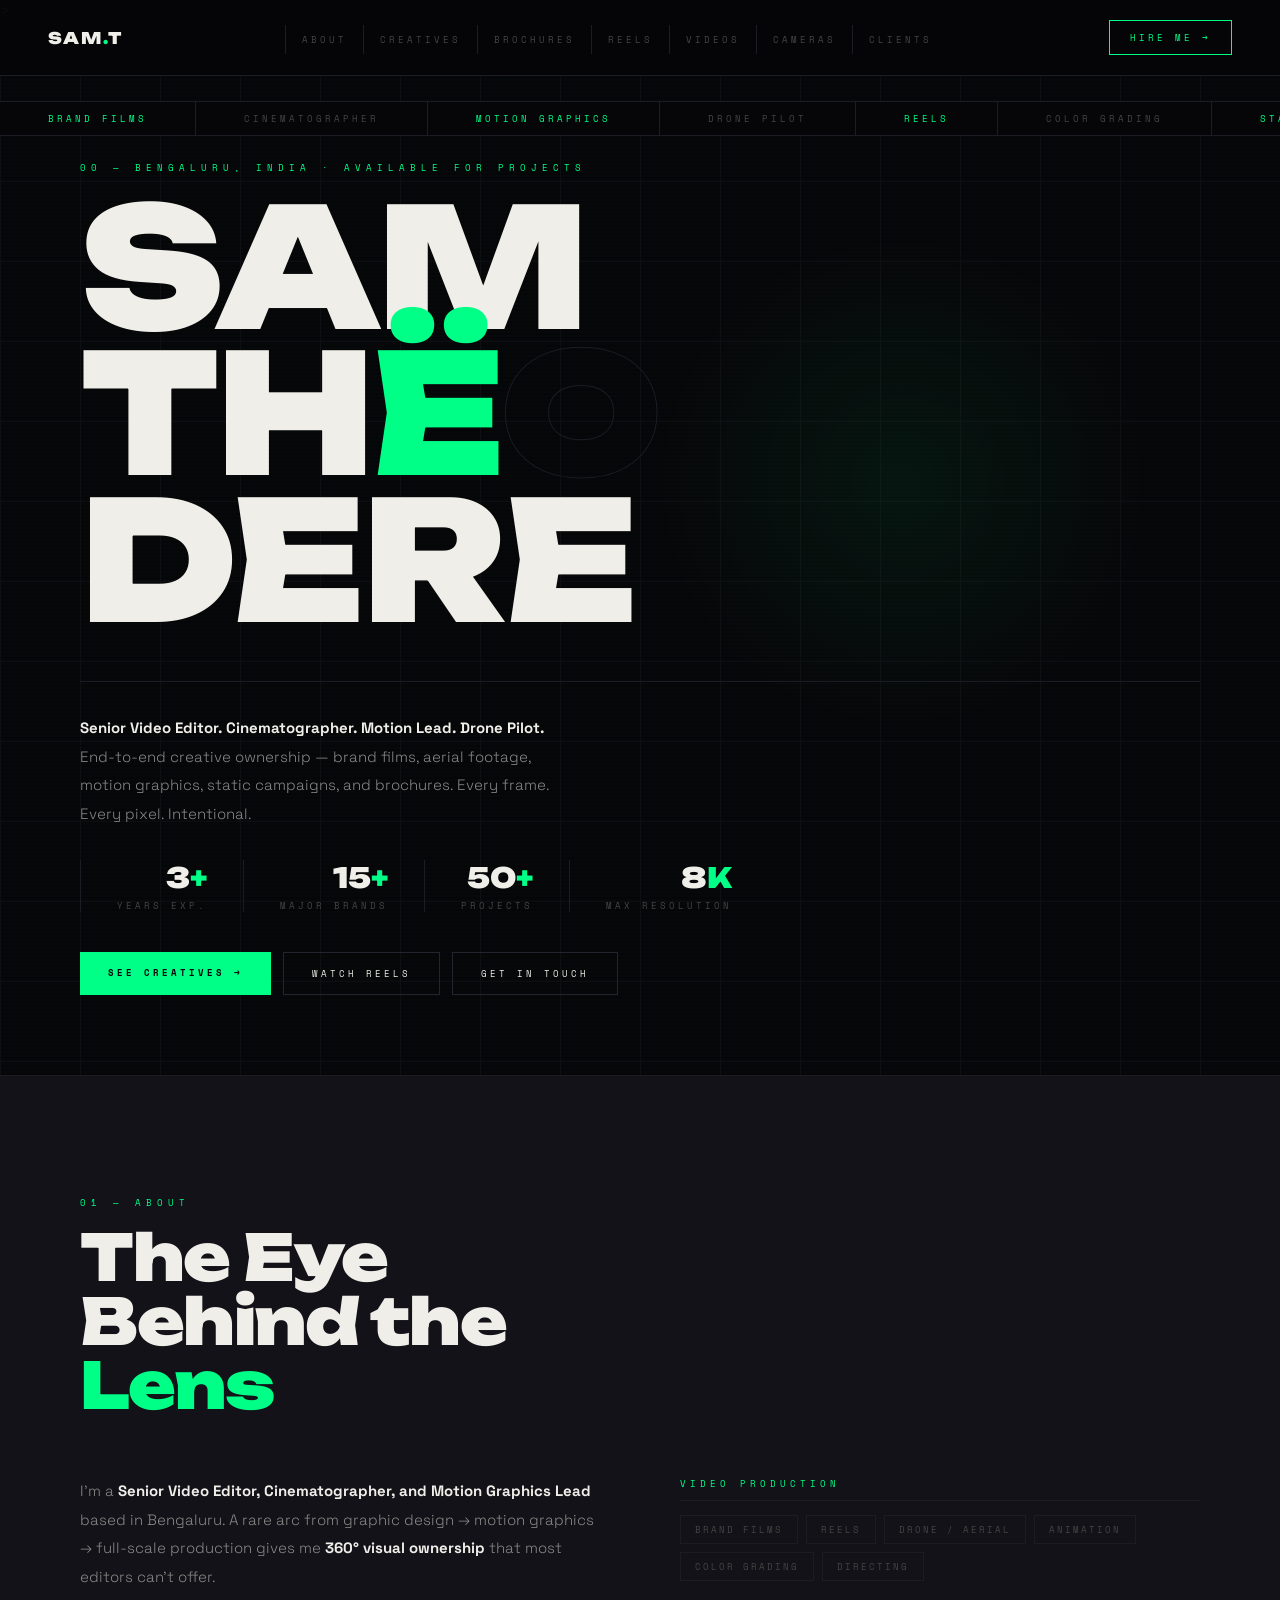
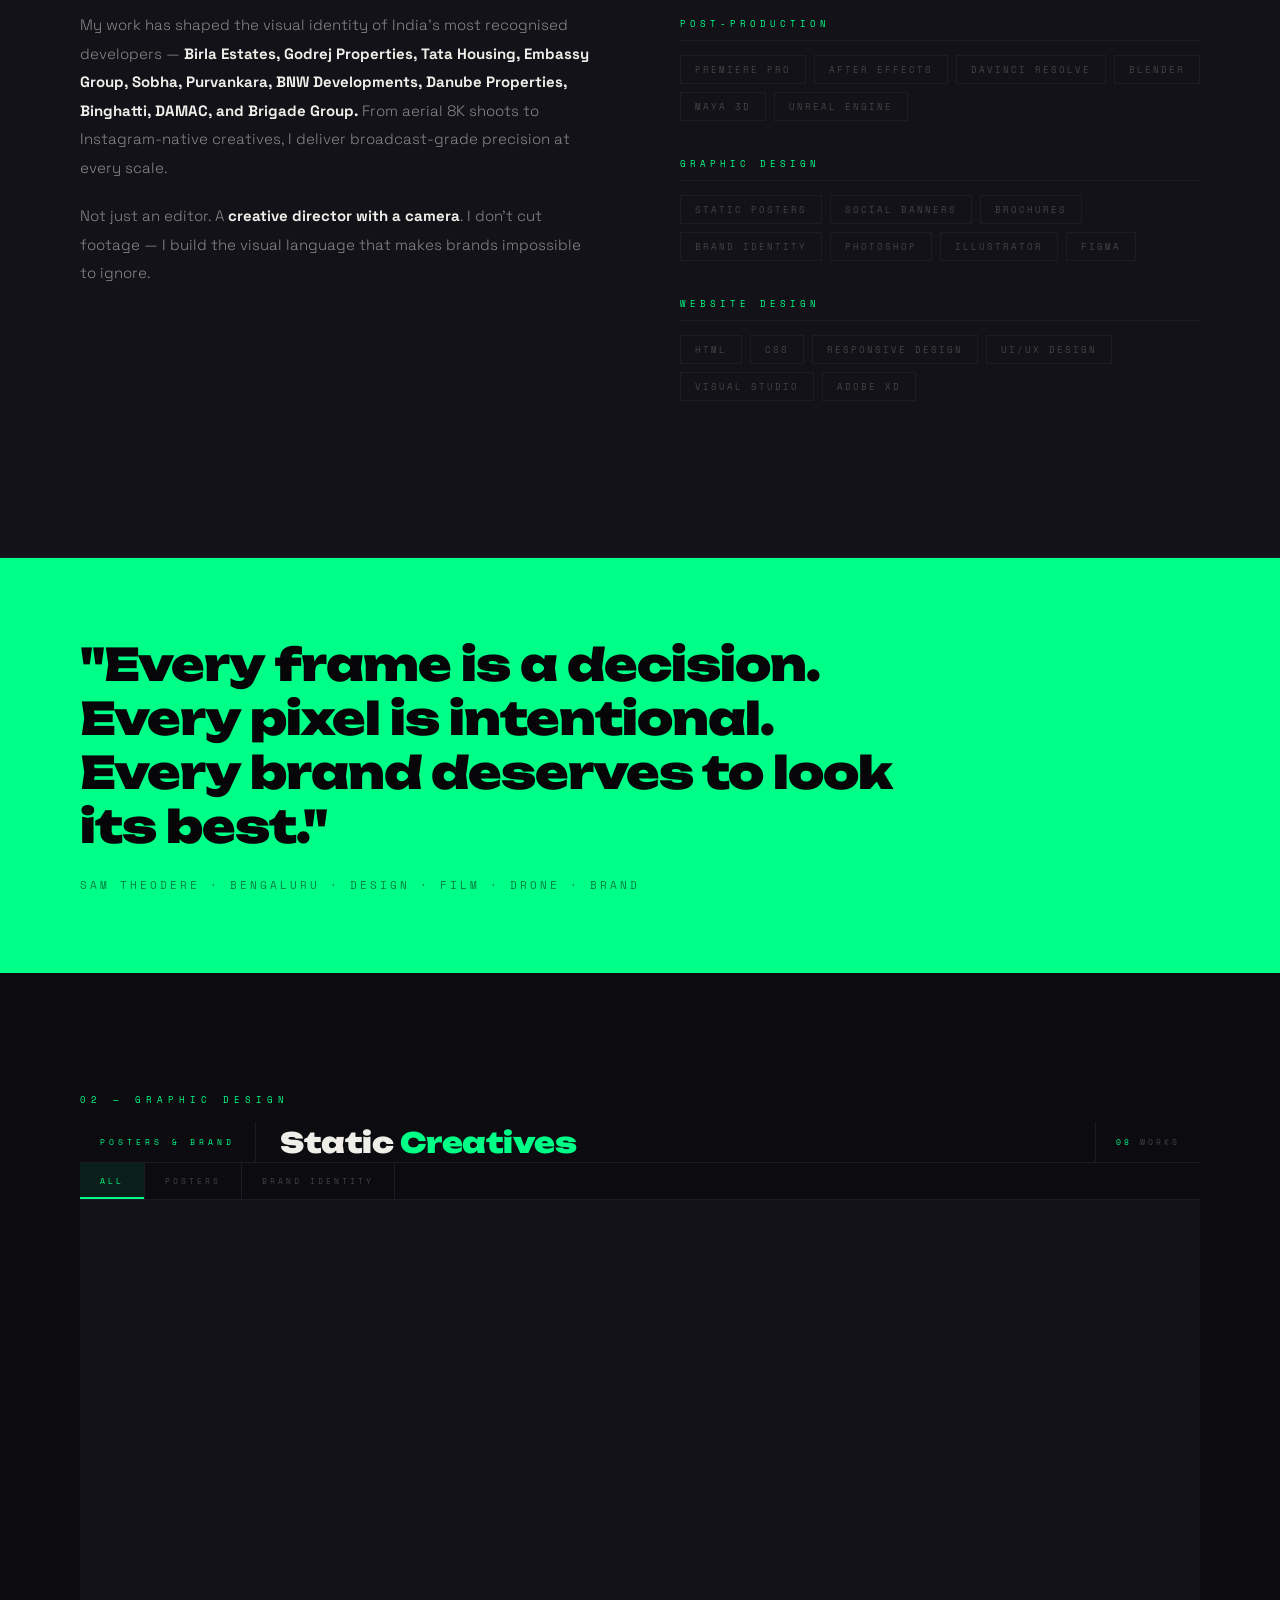
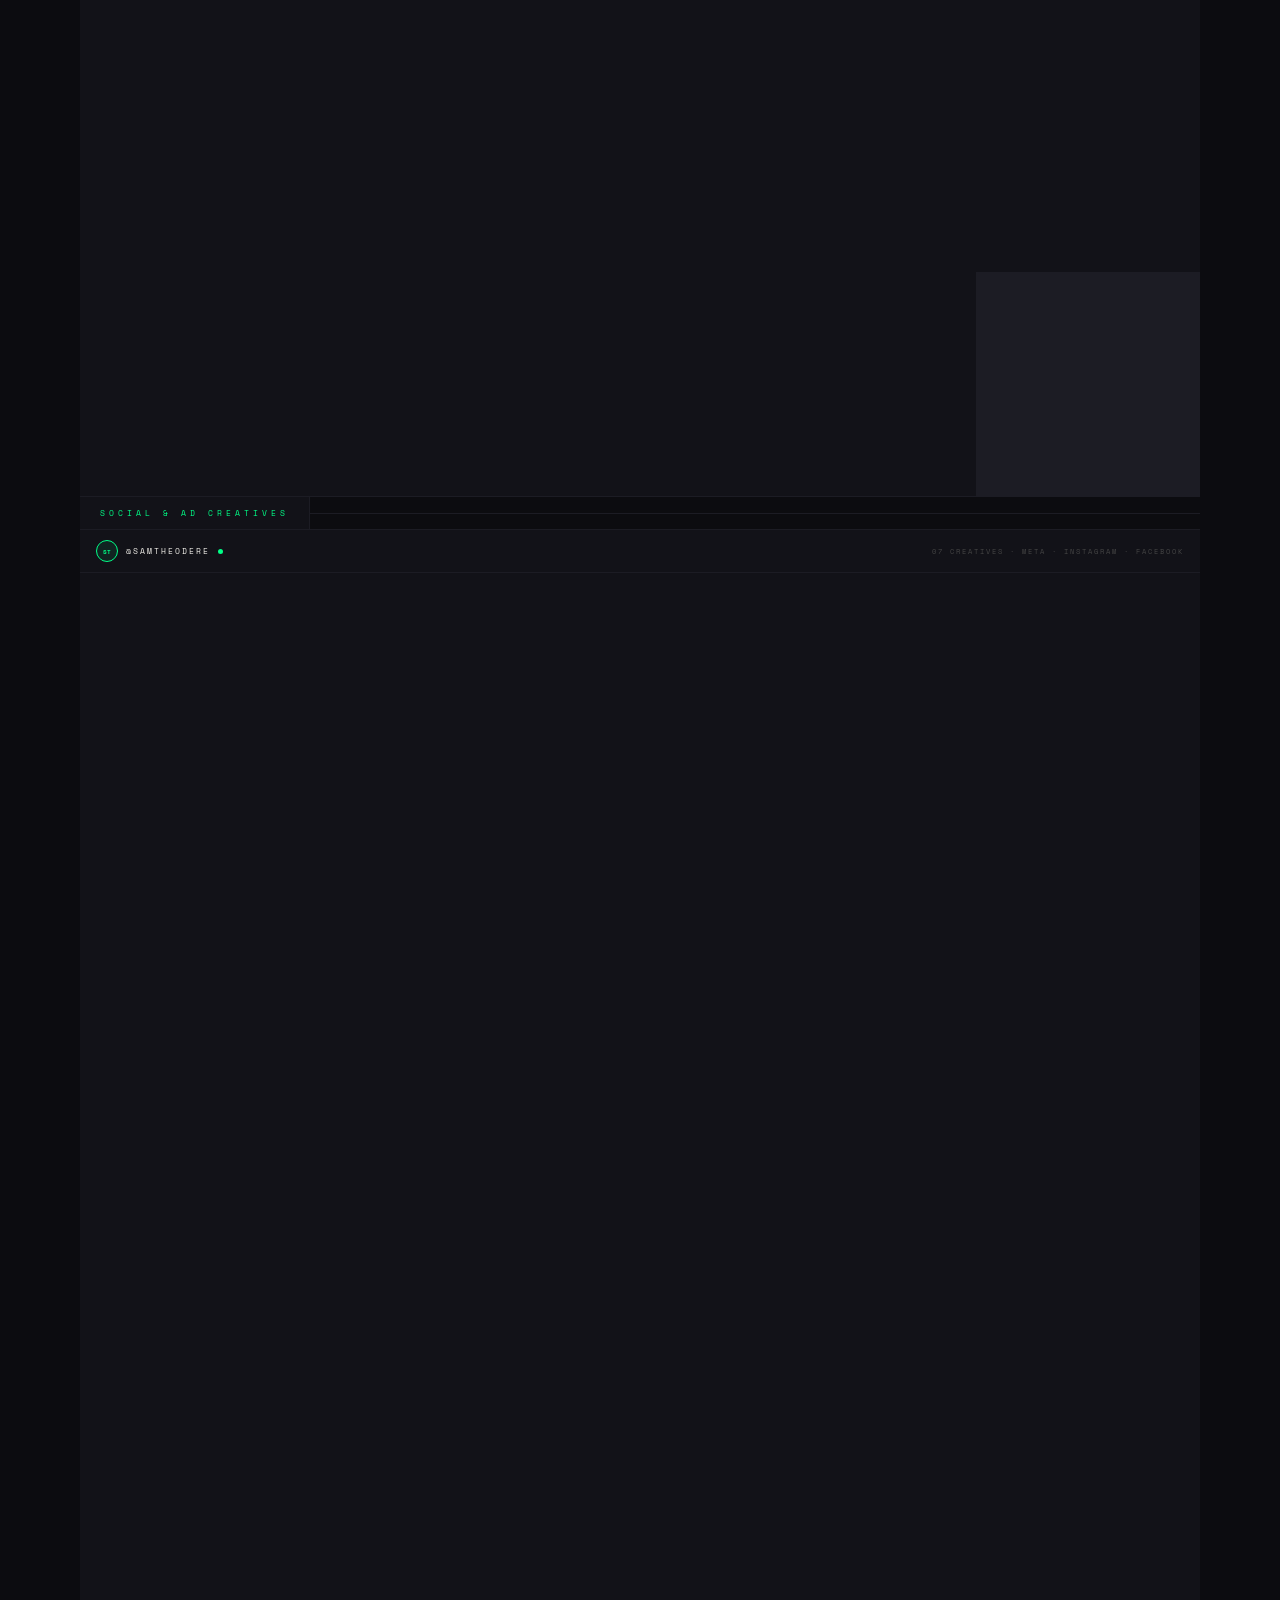
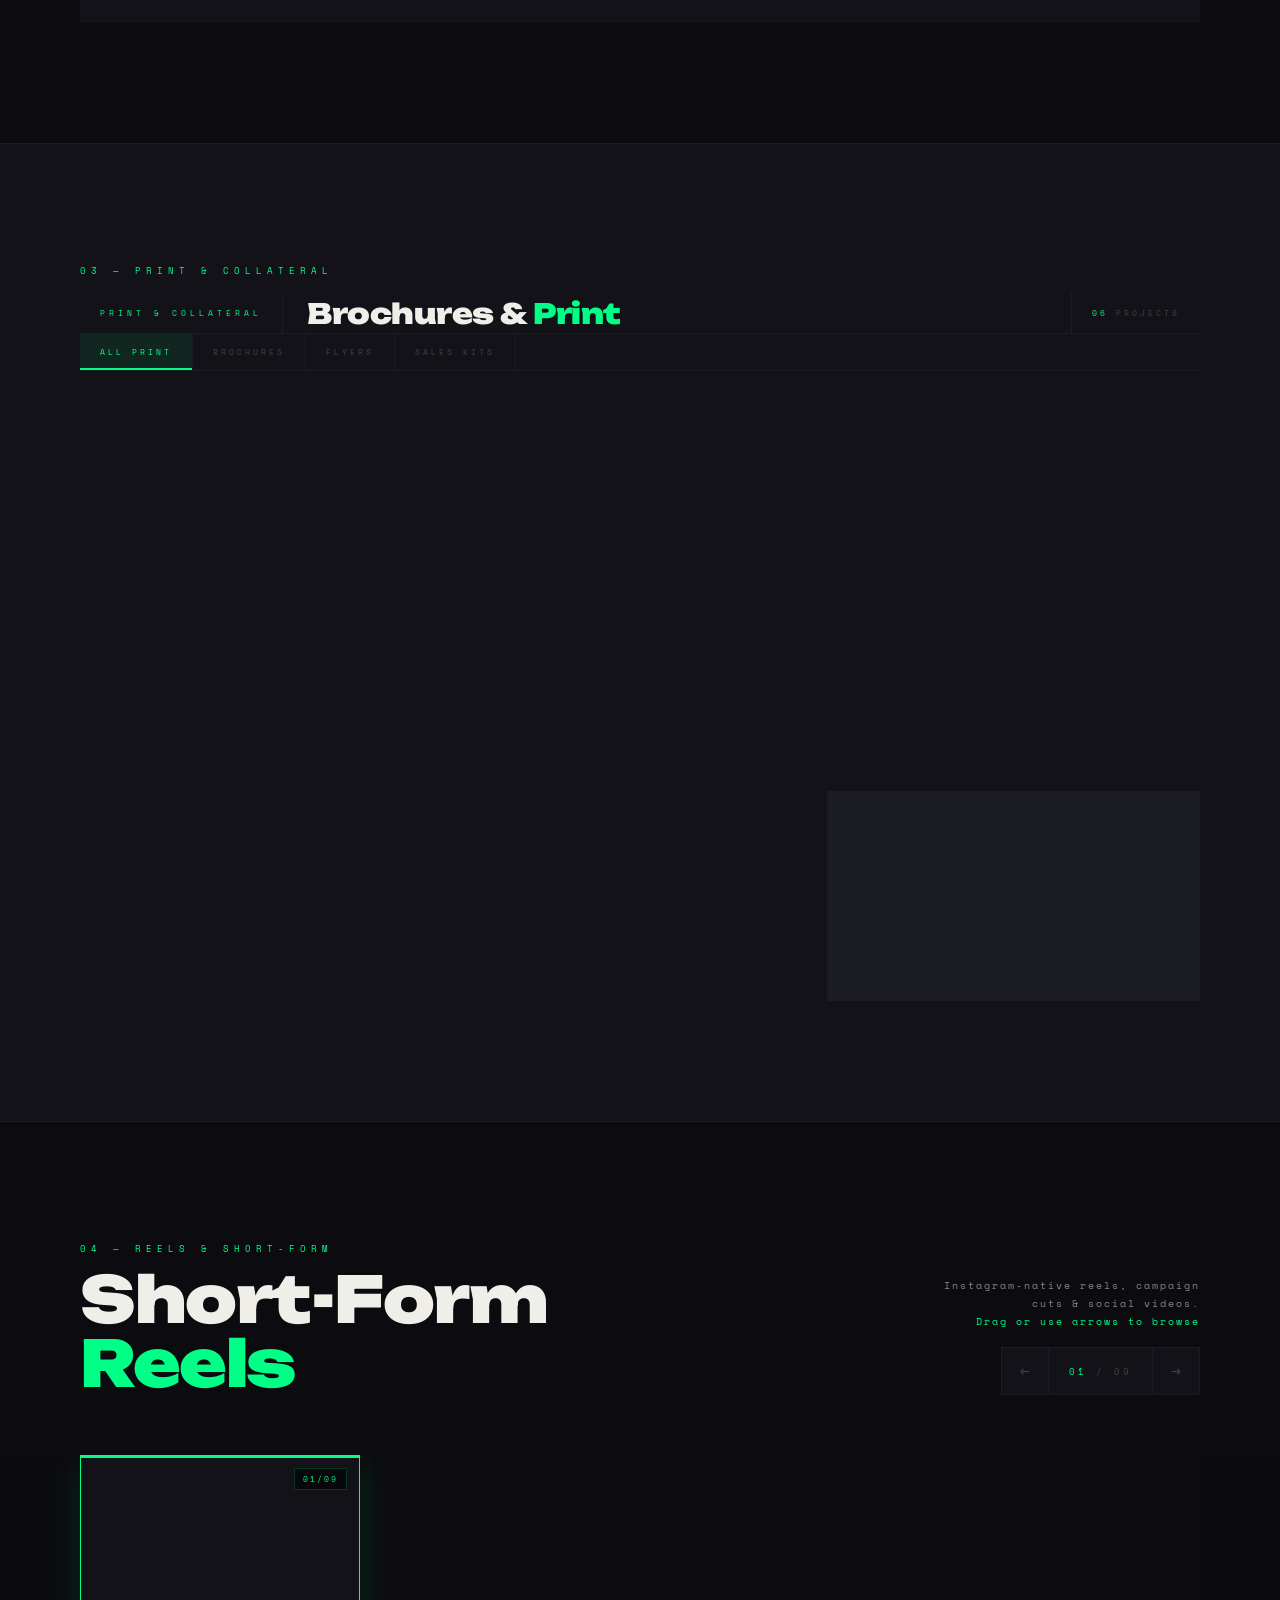
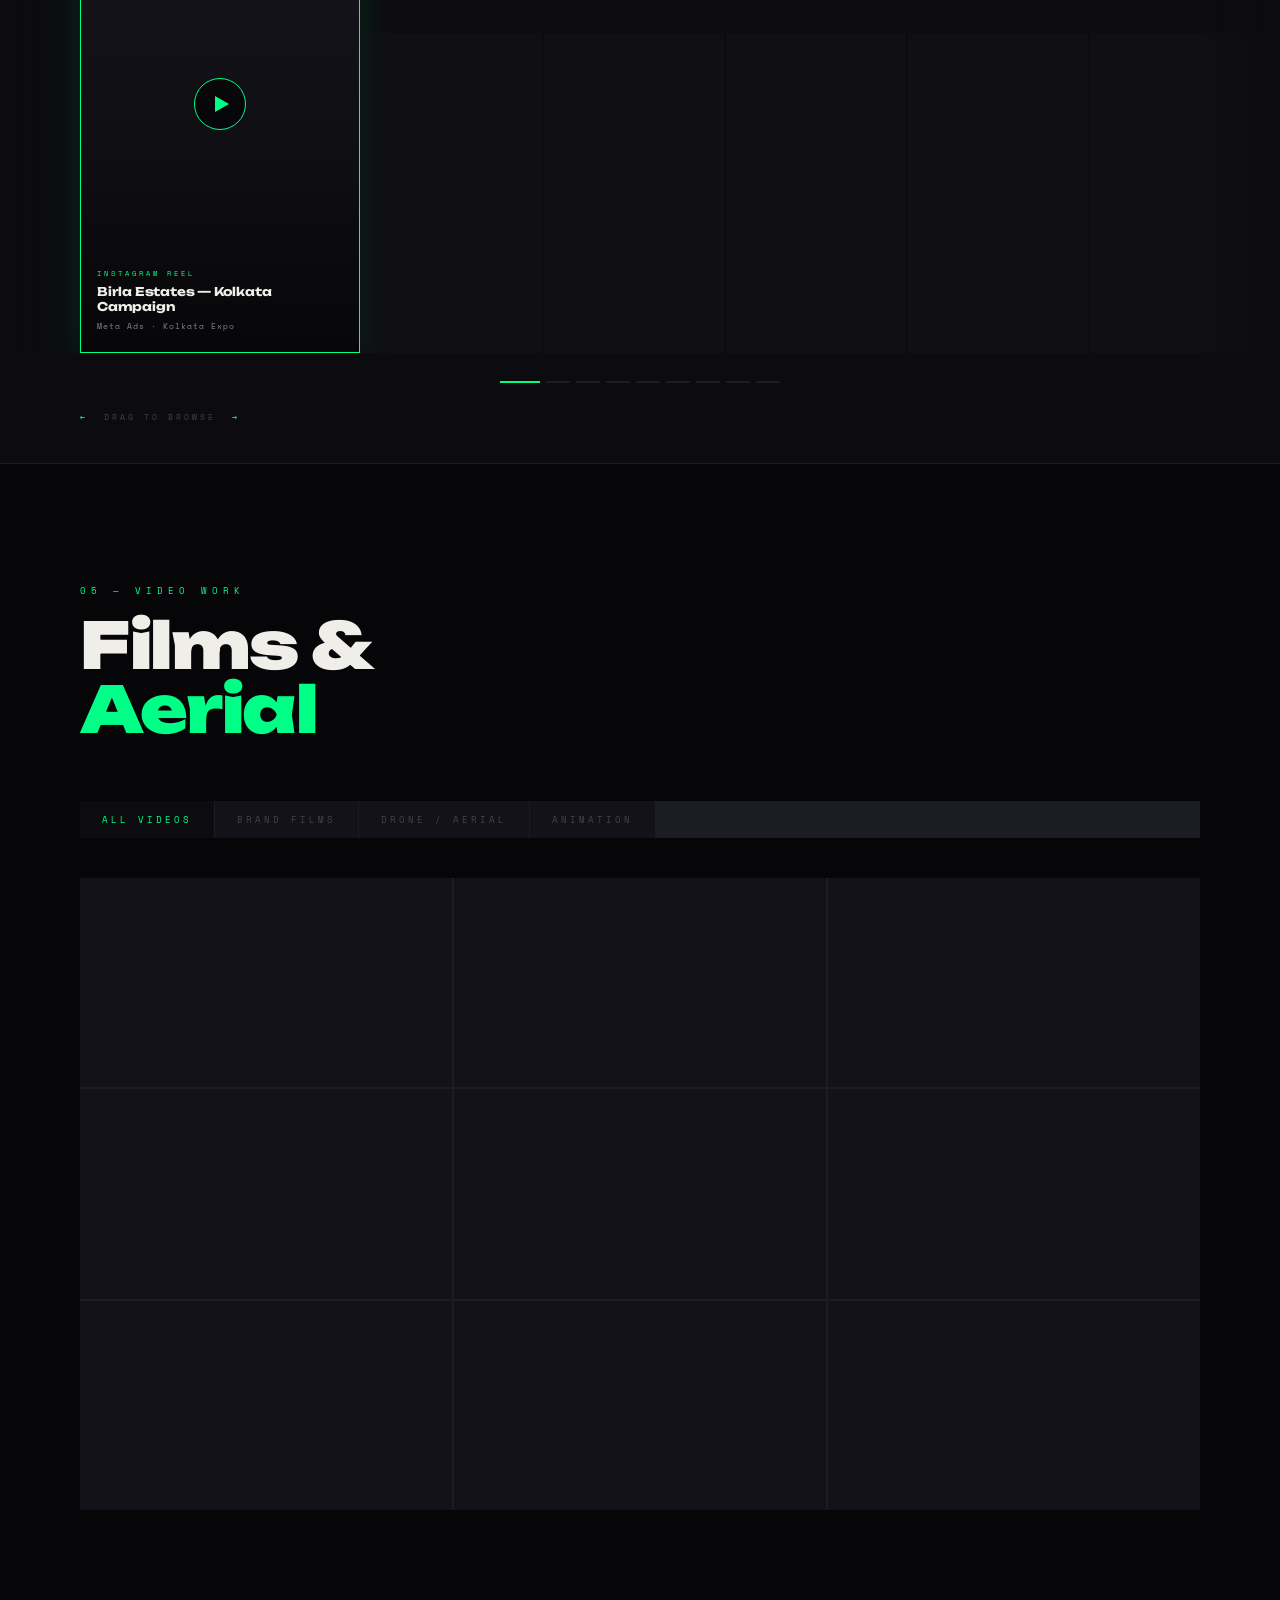
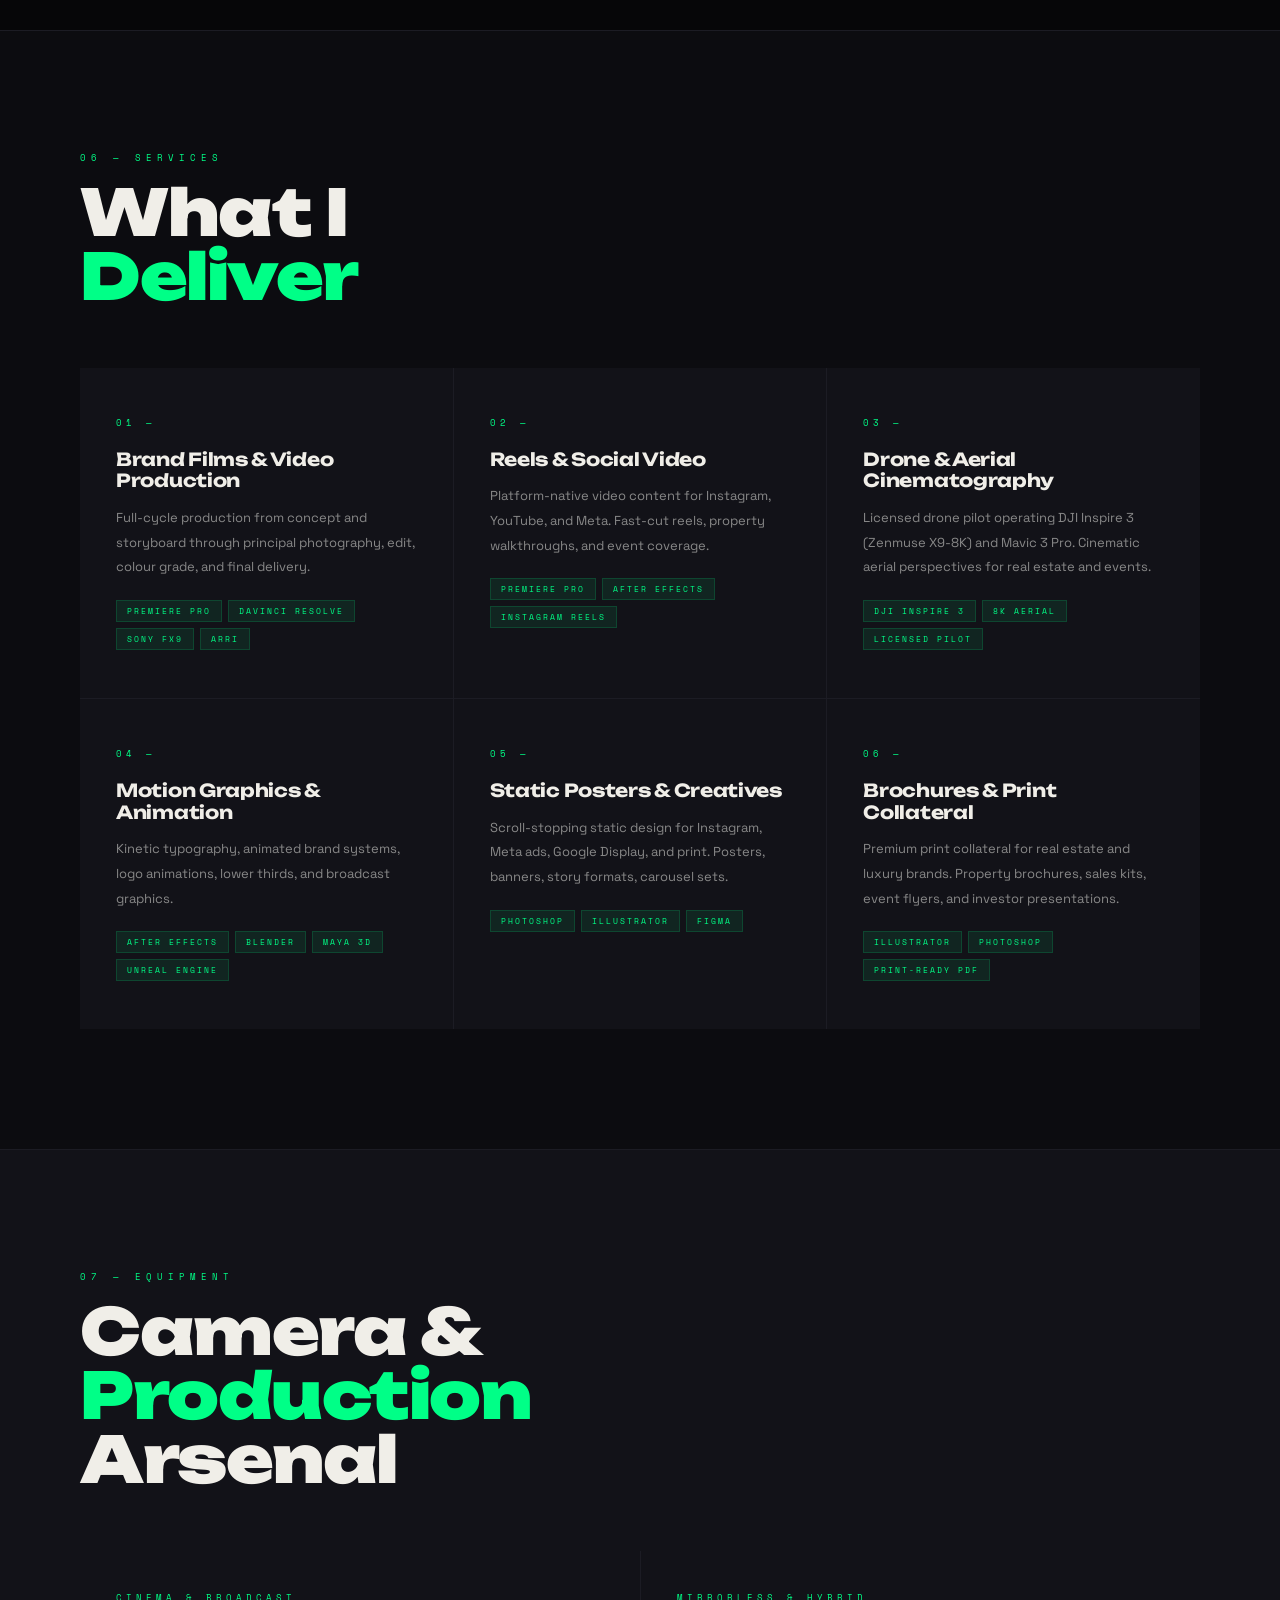
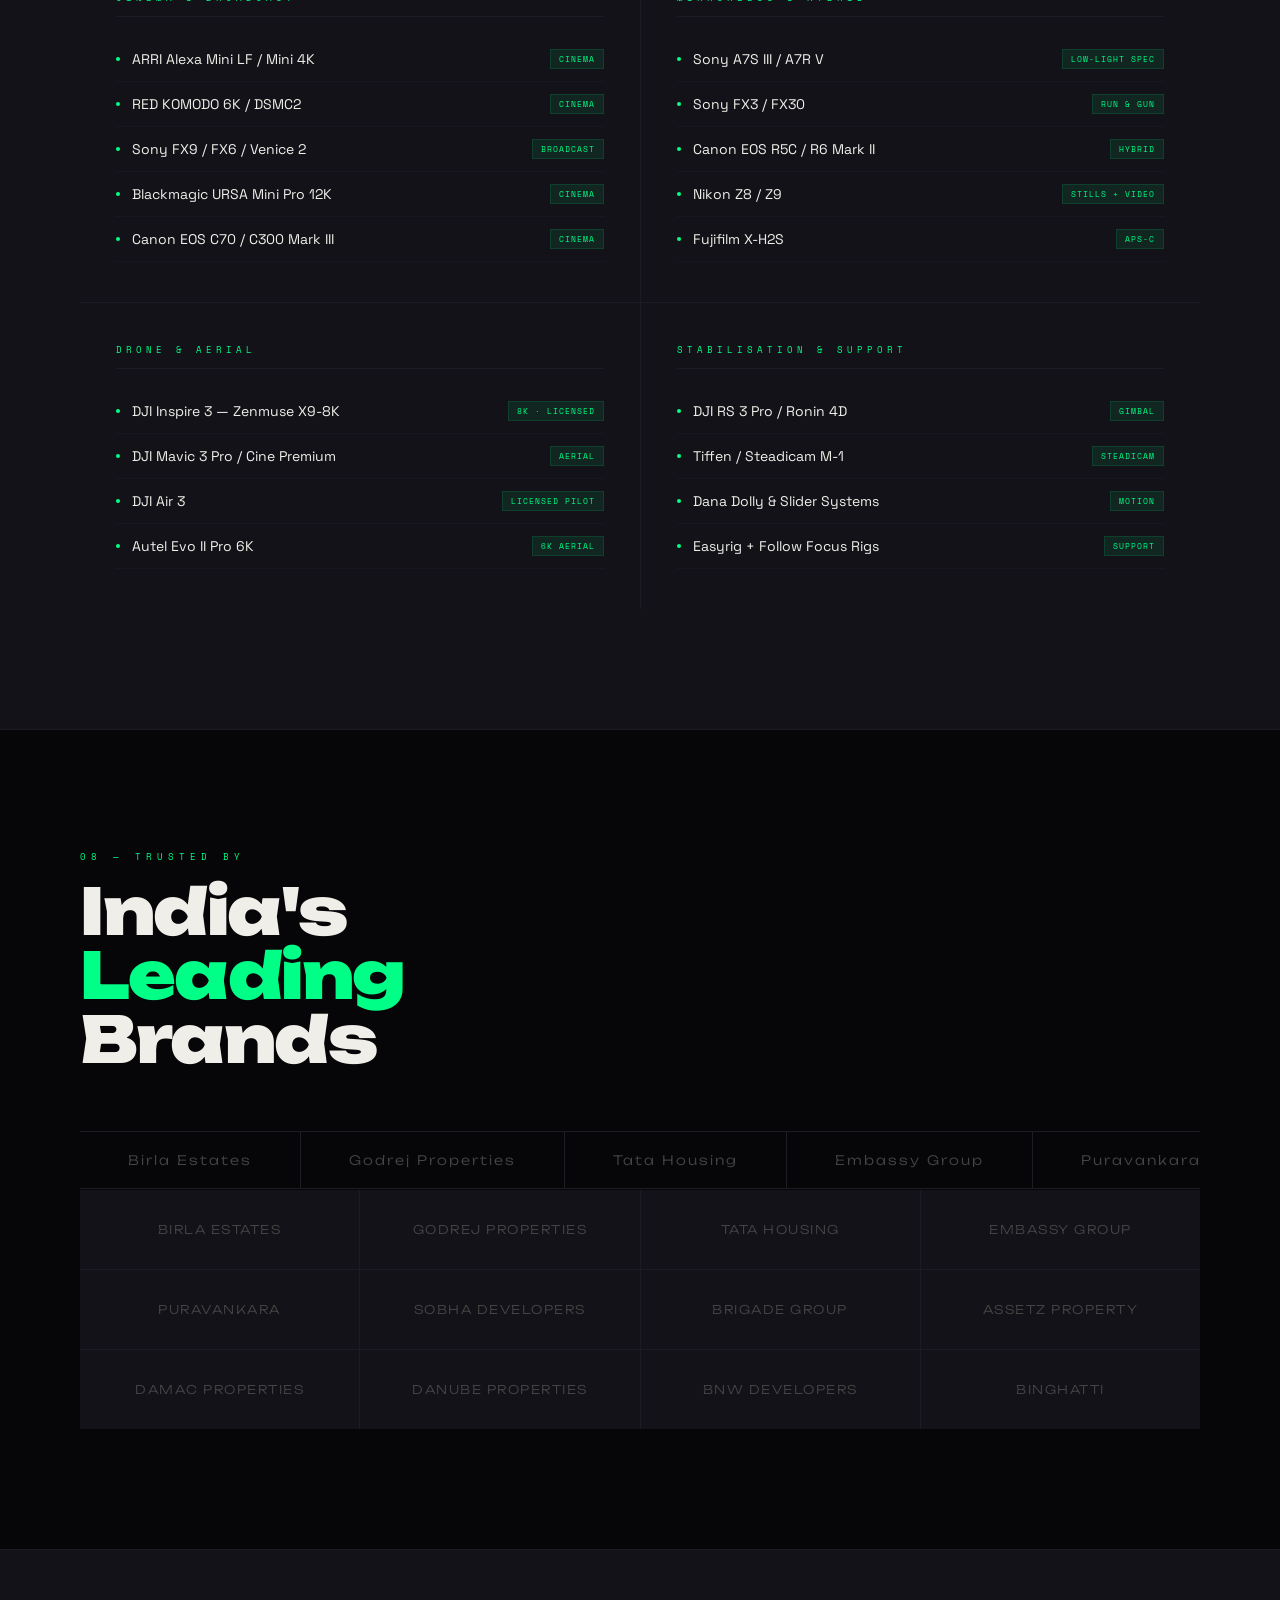
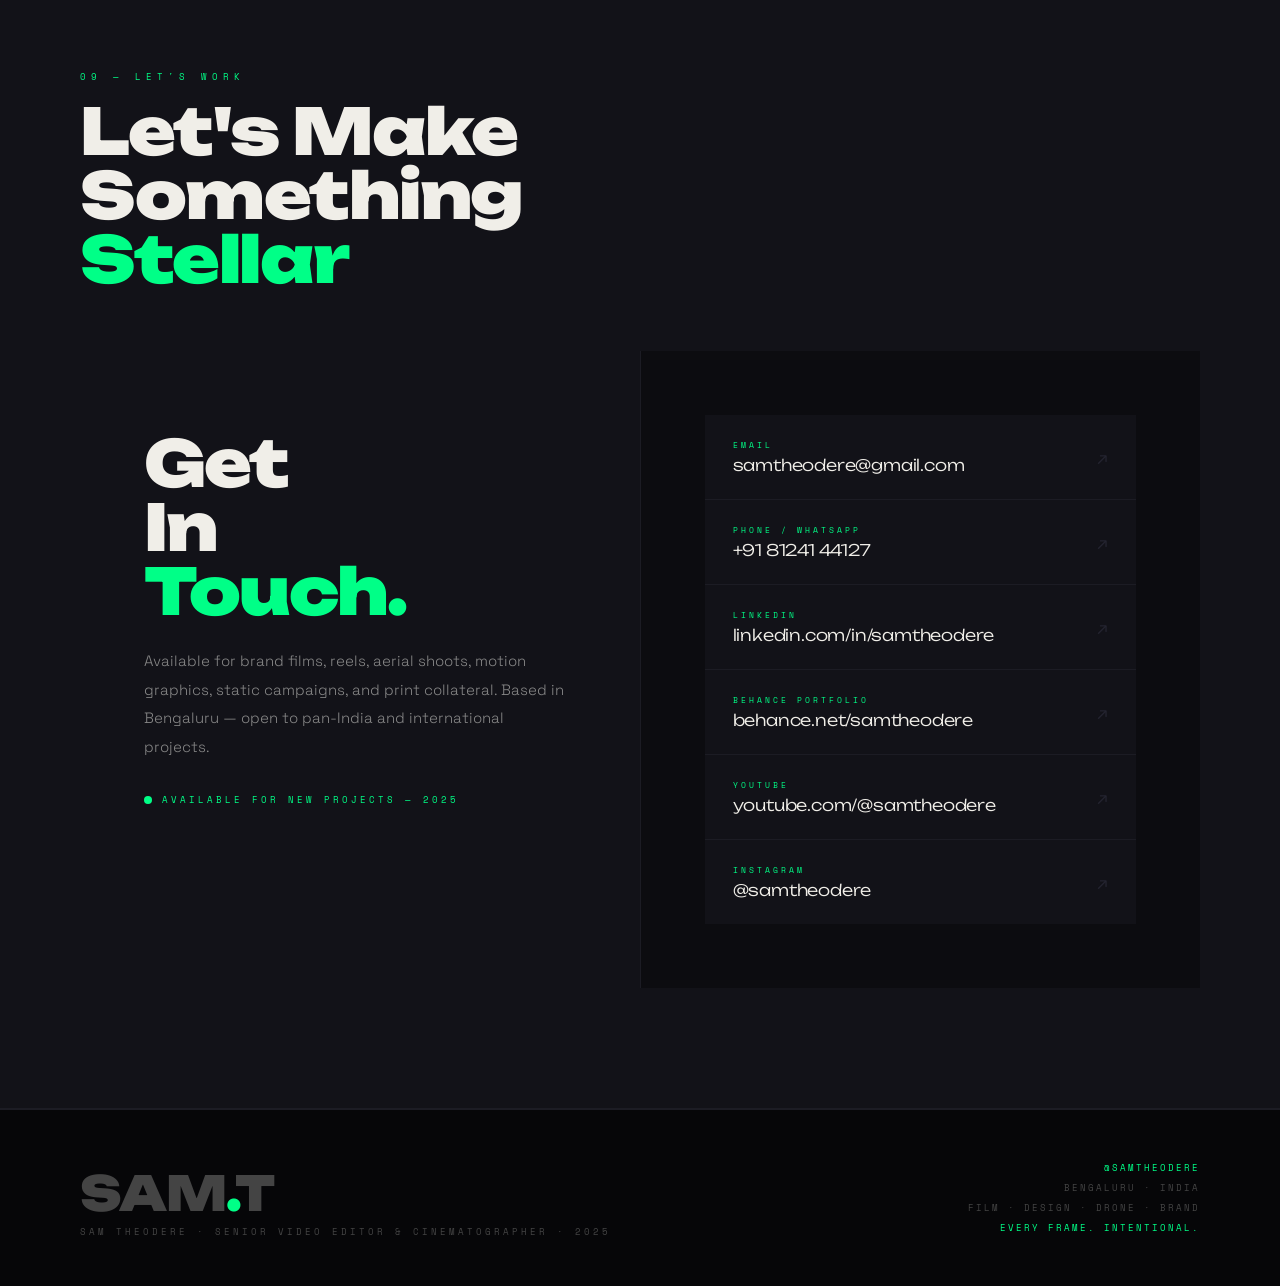
<file: index.html>
<!DOCTYPE html>
<html lang="en">
<head>
<meta charset="UTF-8">
<meta name="viewport" content="width=device-width, initial-scale=1.0">
<title>SAM THEODERE — Senior Video Editor & Cinematographer</title>
<link href="https://fonts.googleapis.com/css2?family=Unbounded:wght@300;400;700;900&family=Space+Grotesk:wght@300;400;500;700&family=Space+Mono:ital,wght@0,400;0,700;1,400&display=swap" rel="stylesheet">
<style>
:root{--ink:#060608;--surface:#0C0C10;--lift:#121218;--edge:#1C1C24;--fence:#242430;--elec:#00FF87;--elec-dim:rgba(0,255,135,0.08);--elec-mid:rgba(0,255,135,0.15);--white:#F0EEE8;--mid:#888;--dim:#444;--danger:#FF3B30}
*,*::before,*::after{margin:0;padding:0;box-sizing:border-box}
html{scroll-behavior:smooth}
body{font-family:'Space Grotesk',sans-serif;background:var(--ink);color:var(--white);overflow-x:hidden;cursor:crosshair}
::-webkit-scrollbar{width:2px}::-webkit-scrollbar-track{background:var(--ink)}::-webkit-scrollbar-thumb{background:var(--elec)}
nav{position:fixed;top:0;left:0;right:0;z-index:100;display:flex;justify-content:space-between;align-items:center;padding:20px 48px;background:rgba(6,6,8,0.96);backdrop-filter:blur(20px);border-bottom:1px solid var(--edge);transition:padding .3s}
nav.scrolled{padding:13px 48px}
.nav-brand{font-family:'Unbounded',sans-serif;font-weight:900;font-size:16px;letter-spacing:2px;color:var(--white);text-decoration:none}
.nav-brand span{color:var(--elec)}
.nav-links{display:flex;gap:0;list-style:none}
.nav-links a{font-family:'Space Mono',monospace;font-size:9px;letter-spacing:3px;color:var(--dim);text-decoration:none;text-transform:uppercase;padding:8px 16px;border-left:1px solid var(--edge);transition:color .2s}
.nav-links a:hover{color:var(--elec)}
.nav-hire{font-family:'Space Mono',monospace;font-size:9px;letter-spacing:3px;text-transform:uppercase;padding:10px 20px;border:1px solid var(--elec);color:var(--elec);text-decoration:none;transition:background .2s,color .2s}
.nav-hire:hover{background:var(--elec);color:var(--ink)}
#hero{min-height:100vh;display:flex;flex-direction:column;justify-content:flex-end;padding:80px;padding-top:140px;position:relative;overflow:hidden;border-bottom:1px solid var(--edge)}
.hero-scanlines{position:absolute;inset:0;pointer-events:none;background:repeating-linear-gradient(0deg,transparent,transparent 2px,rgba(0,255,135,0.012) 2px,rgba(0,255,135,0.012) 4px)}
.hero-grid-bg{position:absolute;inset:0;pointer-events:none;background-image:linear-gradient(var(--edge) 1px,transparent 1px),linear-gradient(90deg,var(--edge) 1px,transparent 1px);background-size:80px 80px;opacity:0.4}
.hero-glow{position:absolute;top:20%;right:10%;width:500px;height:500px;border-radius:50%;background:radial-gradient(circle,rgba(0,255,135,0.06) 0%,transparent 70%);pointer-events:none}
.hero-ticker{position:absolute;top:80px;left:0;right:0;display:flex;border-top:1px solid var(--edge);border-bottom:1px solid var(--edge);overflow:hidden;background:var(--ink)}
.ticker-inner{display:flex;animation:ticker 25s linear infinite;white-space:nowrap}
.ticker-item{font-family:'Space Mono',monospace;font-size:9px;letter-spacing:3px;text-transform:uppercase;padding:10px 48px;color:var(--dim);border-right:1px solid var(--edge);flex-shrink:0}
.ticker-item.hot{color:var(--elec)}
@keyframes ticker{from{transform:translateX(0)}to{transform:translateX(-50%)}}
.hero-eyebrow{font-family:'Space Mono',monospace;font-size:9px;letter-spacing:5px;color:var(--elec);text-transform:uppercase;display:block;margin-bottom:20px;position:relative;z-index:2;opacity:0;animation:appear .8s .2s forwards}
.hero-big{font-family:'Unbounded',sans-serif;font-weight:900;font-size:clamp(72px,13vw,200px);line-height:.88;letter-spacing:-4px;position:relative;z-index:2;opacity:0;animation:appear .8s .4s forwards}
.hero-big .e{color:var(--elec)}
.hero-big .ghost{color:transparent;-webkit-text-stroke:1px var(--edge)}
.hero-row{display:flex;justify-content:space-between;align-items:flex-end;margin-top:48px;border-top:1px solid var(--edge);padding-top:32px;position:relative;z-index:2;opacity:0;animation:appear .6s .8s forwards;flex-wrap:wrap;gap:32px}
.hero-desc{max-width:500px;font-size:15px;line-height:1.9;color:var(--mid);font-weight:300}
.hero-desc strong{color:var(--white);font-weight:700}
.hero-stats{display:flex;gap:0;flex-wrap:wrap}
.stat-block{padding:0 36px;border-left:1px solid var(--edge);text-align:right}
.stat-num{font-family:'Unbounded',sans-serif;font-weight:900;font-size:28px;color:var(--white);display:block}
.stat-num span{color:var(--elec)}
.stat-label{font-family:'Space Mono',monospace;font-size:9px;letter-spacing:3px;color:var(--dim);text-transform:uppercase;margin-top:4px;display:block}
.hero-actions{display:flex;gap:12px;margin-top:40px;flex-wrap:wrap;position:relative;z-index:2;opacity:0;animation:appear .6s 1s forwards}
.btn-elec{font-family:'Space Mono',monospace;font-size:9px;letter-spacing:3px;text-transform:uppercase;padding:14px 28px;background:var(--elec);color:var(--ink);border:none;text-decoration:none;font-weight:700;transition:opacity .2s,transform .2s;cursor:crosshair;display:inline-block}
.btn-elec:hover{opacity:.85;transform:translateY(-2px)}
.btn-ghost{font-family:'Space Mono',monospace;font-size:9px;letter-spacing:3px;text-transform:uppercase;padding:14px 28px;background:transparent;color:var(--white);border:1px solid var(--fence);text-decoration:none;transition:border-color .2s,color .2s,transform .2s;cursor:crosshair;display:inline-block}
.btn-ghost:hover{border-color:var(--elec);color:var(--elec);transform:translateY(-2px)}
@keyframes appear{from{opacity:0;transform:translateY(16px)}to{opacity:1;transform:translateY(0)}}
.s{padding:120px 80px;border-bottom:1px solid var(--edge);position:relative}
.s-alt{background:var(--surface)}
.s-lift{background:var(--lift)}
.s-num{font-family:'Space Mono',monospace;font-size:9px;letter-spacing:5px;color:var(--elec);text-transform:uppercase;display:block;margin-bottom:16px}
.s-title{font-family:'Unbounded',sans-serif;font-weight:900;font-size:clamp(32px,5vw,72px);line-height:1;letter-spacing:-1.5px;margin-bottom:60px}
.s-title .elec{color:var(--elec)}
.about-grid{display:grid;grid-template-columns:1fr 1fr;gap:80px;align-items:start}
.about-text{font-size:15px;line-height:1.9;color:var(--mid);font-weight:300}
.about-text p+p{margin-top:20px}
.about-text strong{color:var(--white);font-weight:700}
.skills-block{margin-bottom:36px}
.skills-label{font-family:'Space Mono',monospace;font-size:9px;letter-spacing:4px;color:var(--elec);text-transform:uppercase;display:block;margin-bottom:14px;padding-bottom:10px;border-bottom:1px solid var(--edge)}
.skills-tags{display:flex;flex-wrap:wrap;gap:8px}
.s-tag{font-family:'Space Mono',monospace;font-size:9px;letter-spacing:2px;padding:7px 14px;text-transform:uppercase;border:1px solid var(--edge);color:var(--dim);transition:border-color .2s,color .2s,background .2s;cursor:default}
.s-tag:hover{border-color:var(--elec);color:var(--elec);background:var(--elec-dim)}
.mission-block{padding:80px;background:var(--elec);position:relative;overflow:hidden}
.mission-text{font-family:'Unbounded',sans-serif;font-weight:900;font-size:clamp(22px,3.5vw,48px);line-height:1.2;letter-spacing:-1px;color:var(--ink);max-width:820px}
.mission-sub{font-family:'Space Mono',monospace;font-size:11px;letter-spacing:3px;color:rgba(0,0,0,0.5);text-transform:uppercase;margin-top:24px;display:block}
.section-filter{display:flex;gap:1px;flex-wrap:wrap;margin-bottom:40px;background:var(--edge)}
.filter-btn{font-family:'Space Mono',monospace;font-size:9px;letter-spacing:3px;text-transform:uppercase;padding:12px 22px;background:var(--lift);border:none;color:var(--dim);cursor:crosshair;transition:color .2s,background .2s}
.filter-btn.active,.filter-btn:hover{background:var(--surface);color:var(--elec)}
.wi{position:relative;overflow:hidden;background:var(--lift);cursor:crosshair;display:block}
.wi.hidden{display:none}
.wi::before{content:'';position:absolute;top:0;left:0;right:0;height:2px;background:var(--elec);transform:scaleX(0);transform-origin:left;transition:transform .4s;z-index:3}
.wi:hover::before{transform:scaleX(1)}
.wi-bg{position:absolute;inset:0;width:100%;height:100%;background-size:cover;background-position:center;background-repeat:no-repeat;transition:transform .6s cubic-bezier(.25,.46,.45,.94)}
.wi:hover .wi-bg{transform:scale(1.04)}
.wi-ov{position:absolute;inset:0;background:linear-gradient(to top,rgba(6,6,8,.93) 0%,transparent 55%);opacity:0;transition:opacity .3s;z-index:2}
.wi:hover .wi-ov{opacity:1}
.wi-info{position:absolute;bottom:0;left:0;right:0;padding:24px;z-index:3;transform:translateY(6px);opacity:0;transition:all .3s}
.wi:hover .wi-info{opacity:1;transform:translateY(0)}
.wi-cat{font-family:'Space Mono',monospace;font-size:8px;letter-spacing:3px;color:var(--elec);text-transform:uppercase;margin-bottom:6px}
.wi-title{font-family:'Unbounded',sans-serif;font-weight:700;font-size:16px;letter-spacing:-.3px;color:var(--white);line-height:1.2}
.wi-sub{font-family:'Space Mono',monospace;font-size:9px;color:var(--mid);margin-top:6px;letter-spacing:1px}
.wi-play{position:absolute;top:50%;left:50%;transform:translate(-50%,-50%);z-index:4;opacity:0;transition:opacity .3s;pointer-events:none}
.wi:hover .wi-play{opacity:1}
.wi-play-ring{width:56px;height:56px;border-radius:50%;border:1px solid var(--elec);display:flex;align-items:center;justify-content:center;background:rgba(6,6,8,.7)}
.wi-play-tri{width:0;height:0;border-style:solid;border-width:9px 0 9px 16px;border-color:transparent transparent transparent var(--elec);margin-left:3px}
.bg-a{background:linear-gradient(135deg,#08100A,#121E14)}
.bg-b{background:linear-gradient(135deg,#0A0A0C,#141420)}
.bg-c{background:linear-gradient(135deg,#0C0C10,#181828)}
.bg-d{background:linear-gradient(135deg,#0A0C0A,#111815)}
.bg-e{background:linear-gradient(135deg,#060810,#10121E)}
.bg-f{background:linear-gradient(135deg,#0A0C08,#141A10)}
.bg-g{background:linear-gradient(135deg,#0C0A08,#1E1810)}
.bg-h{background:linear-gradient(135deg,#08080C,#14141E)}
.video-grid{display:grid;grid-template-columns:repeat(3,1fr);gap:2px;background:var(--edge);overflow:visible}
/* All video cards: uniform 16:9, identical size — zero variation */
.video-grid .vi{aspect-ratio:16/9;width:100%;position:relative;overflow:hidden;background:var(--lift);cursor:crosshair;display:block;
  transition:transform .35s cubic-bezier(.25,.46,.45,.94), box-shadow .35s cubic-bezier(.25,.46,.45,.94), z-index 0s .35s}
.video-grid .vi:hover{
  transform:scale(1.045);
  box-shadow:0 8px 40px rgba(0,255,135,.18),0 2px 12px rgba(0,0,0,.7);
  z-index:10;
  transition:transform .35s cubic-bezier(.25,.46,.45,.94), box-shadow .35s cubic-bezier(.25,.46,.45,.94), z-index 0s 0s}
/* thumbnail fill */
.vi-bg{position:absolute;inset:0;background-size:cover;background-position:center;background-repeat:no-repeat;transition:transform .45s cubic-bezier(.25,.46,.45,.94)}
.vi:hover .vi-bg{transform:scale(1.0)}
/* dark overlay */
.vi-ov{position:absolute;inset:0;background:linear-gradient(to top,rgba(6,6,8,.88) 0%,rgba(6,6,8,.1) 60%,transparent 100%);opacity:0;transition:opacity .3s;z-index:2}
.vi:hover .vi-ov{opacity:1}
/* electric top bar */
.vi::before{content:'';position:absolute;top:0;left:0;right:0;height:2px;background:var(--elec);transform:scaleX(0);transform-origin:left;transition:transform .35s;z-index:6}
.vi:hover::before{transform:scaleX(1)}
/* play button */
.vi-play{position:absolute;top:50%;left:50%;transform:translate(-50%,-50%) scale(.75);z-index:5;opacity:0;transition:opacity .25s,transform .3s;pointer-events:none}
.vi:hover .vi-play{opacity:1;transform:translate(-50%,-50%) scale(1)}
.vi-ring{width:54px;height:54px;border-radius:50%;border:1.5px solid var(--elec);display:flex;align-items:center;justify-content:center;background:rgba(6,6,8,.72);backdrop-filter:blur(6px)}
.vi-tri{width:0;height:0;border-style:solid;border-width:9px 0 9px 16px;border-color:transparent transparent transparent var(--elec);margin-left:3px}
/* info block */
.vi-info{position:absolute;bottom:0;left:0;right:0;padding:16px 14px;z-index:4;transform:translateY(8px);opacity:0;transition:opacity .3s,transform .3s}
.vi:hover .vi-info{opacity:1;transform:translateY(0)}
.vi-cat{font-family:'Space Mono',monospace;font-size:7px;letter-spacing:3px;color:var(--elec);text-transform:uppercase;margin-bottom:5px}
.vi-title{font-family:'Unbounded',sans-serif;font-weight:700;font-size:13px;letter-spacing:-.2px;color:var(--white);line-height:1.25}
.vi-sub{font-family:'Space Mono',monospace;font-size:8px;color:rgba(240,238,232,.55);margin-top:4px;letter-spacing:.5px}
.poster-grid{display:grid;grid-template-columns:repeat(5,1fr);gap:2px;background:var(--edge);align-items:stretch}
.poster-grid .wi{aspect-ratio:1/1;width:100%}
.social-grid{display:grid;grid-template-columns:repeat(5,1fr);gap:2px;background:var(--edge);margin-top:2px;align-items:stretch}
.social-grid .wi{aspect-ratio:4/5;width:100%}
.brochure-grid{display:grid;grid-template-columns:repeat(4,1fr);gap:2px;background:var(--edge);align-items:stretch}
.brochure-grid .wi{aspect-ratio:16/9;width:100%}
.brochure-grid .wi:nth-child(1){grid-column:span 2;aspect-ratio:16/9}
.services-grid{display:grid;grid-template-columns:repeat(3,1fr);gap:1px;background:var(--edge)}
.svc-card{background:var(--lift);padding:48px 36px;position:relative;overflow:hidden;transition:background .3s}
.svc-card:hover{background:var(--surface)}
.svc-card::after{content:'';position:absolute;bottom:0;left:0;right:0;height:2px;background:var(--elec);transform:scaleX(0);transform-origin:left;transition:transform .4s}
.svc-card:hover::after{transform:scaleX(1)}
.svc-num{font-family:'Space Mono',monospace;font-size:9px;letter-spacing:4px;color:var(--elec);display:block;margin-bottom:20px}
.svc-title{font-family:'Unbounded',sans-serif;font-weight:700;font-size:18px;letter-spacing:-.3px;margin-bottom:14px;color:var(--white);line-height:1.2}
.svc-body{font-size:13px;line-height:1.9;color:var(--mid)}
.svc-tools{margin-top:20px;display:flex;flex-wrap:wrap;gap:6px}
.svc-tool{font-family:'Space Mono',monospace;font-size:8px;letter-spacing:2px;padding:4px 10px;text-transform:uppercase;background:var(--elec-dim);color:var(--elec);border:1px solid rgba(0,255,135,.15)}
.cameras-grid{display:grid;grid-template-columns:repeat(2,1fr);gap:1px;background:var(--edge)}
.cam-group{background:var(--lift);padding:40px 36px}
.cam-group-label{font-family:'Space Mono',monospace;font-size:9px;letter-spacing:4px;color:var(--elec);text-transform:uppercase;display:block;margin-bottom:20px;padding-bottom:12px;border-bottom:1px solid var(--edge)}
.cam-row{display:flex;align-items:center;justify-content:space-between;padding:12px 0;border-bottom:1px solid rgba(28,28,36,.6);gap:12px}
.cam-dot{width:4px;height:4px;border-radius:50%;background:var(--elec);flex-shrink:0}
.cam-name{font-size:14px;color:var(--white);font-weight:400;flex:1}
.cam-badge{font-family:'Space Mono',monospace;font-size:8px;letter-spacing:1px;padding:3px 8px;text-transform:uppercase;background:var(--elec-dim);color:var(--elec);border:1px solid rgba(0,255,135,.12);white-space:nowrap}
.clients-marquee-wrap{overflow:hidden;border-top:1px solid var(--edge);border-bottom:1px solid var(--edge);background:var(--ink)}
.clients-marquee{display:flex;animation:ticker 30s linear infinite;white-space:nowrap}
.clients-marquee:hover{animation-play-state:paused}
.client-name{font-family:'Unbounded',sans-serif;font-weight:300;font-size:13px;letter-spacing:2px;padding:20px 48px;color:var(--dim);border-right:1px solid var(--edge);white-space:nowrap;transition:color .2s;cursor:default}
.client-name:hover{color:var(--elec)}
.clients-grid{display:grid;grid-template-columns:repeat(4,1fr);gap:1px;background:var(--edge);margin-top:40px}
.client-cell{background:var(--lift);padding:32px 24px;display:flex;align-items:center;justify-content:center;transition:background .2s}
.client-cell:hover{background:var(--surface)}
.client-cell-name{font-family:'Unbounded',sans-serif;font-weight:300;font-size:12px;letter-spacing:1.5px;color:var(--dim);text-align:center;text-transform:uppercase;transition:color .2s}
.client-cell:hover .client-cell-name{color:var(--white)}
.contact-grid{display:grid;grid-template-columns:1fr 1fr;gap:1px;background:var(--edge)}
.contact-left{background:var(--lift);padding:64px}
.contact-big{font-family:'Unbounded',sans-serif;font-weight:900;font-size:clamp(36px,5vw,72px);line-height:1;letter-spacing:-2px;margin-top:16px}
.contact-big .elec{color:var(--elec)}
.contact-sub{font-size:15px;line-height:1.9;color:var(--mid);font-weight:300;margin-top:24px;max-width:420px}
.avail-row{display:flex;align-items:center;gap:10px;margin-top:32px;font-family:'Space Mono',monospace;font-size:9px;letter-spacing:3px;color:var(--elec);text-transform:uppercase}
.avail-dot{width:8px;height:8px;border-radius:50%;background:var(--elec);animation:blink 2s infinite}
@keyframes blink{0%,100%{opacity:1}50%{opacity:.3}}
.contact-right{background:var(--surface);padding:64px}
.contact-links{display:flex;flex-direction:column;gap:1px;background:var(--edge)}
.contact-link{display:flex;align-items:center;justify-content:space-between;padding:24px 28px;text-decoration:none;color:var(--white);background:var(--lift);transition:background .2s;cursor:crosshair}
.contact-link:hover{background:var(--ink)}
.cl-type{font-family:'Space Mono',monospace;font-size:8px;letter-spacing:3px;color:var(--elec);text-transform:uppercase;margin-bottom:4px}
.cl-val{font-family:'Unbounded',sans-serif;font-weight:300;font-size:16px;color:var(--white);letter-spacing:-.2px}
.cl-arrow{font-size:18px;color:var(--fence);transition:color .2s,transform .2s}
.contact-link:hover .cl-arrow{color:var(--elec);transform:translate(4px,-4px)}
footer{padding:48px 80px;display:flex;align-items:flex-end;justify-content:space-between;border-top:1px solid var(--edge);flex-wrap:wrap;gap:24px}
.footer-big{font-family:'Unbounded',sans-serif;font-weight:900;font-size:48px;letter-spacing:-1px;color:var(--dim);line-height:1}
.footer-big span{color:var(--elec)}
.footer-sub{font-family:'Space Mono',monospace;font-size:9px;letter-spacing:3px;color:var(--dim);text-transform:uppercase;margin-top:8px}
.footer-meta{text-align:right}
.footer-meta-line{font-family:'Space Mono',monospace;font-size:9px;letter-spacing:2px;color:var(--dim);text-transform:uppercase;line-height:2.2}
.footer-meta-line.em{color:var(--elec)}
.reveal{opacity:0;transform:translateY(24px);transition:opacity .7s ease,transform .7s ease}
.reveal.visible{opacity:1;transform:translateY(0)}
.yt-modal-wrap{display:none;position:fixed;inset:0;z-index:9999;background:rgba(6,6,8,.96);align-items:center;justify-content:center;padding:24px}
.yt-modal-wrap.open{display:flex}
.yt-modal-inner{position:relative;width:100%;max-width:960px;aspect-ratio:16/9;background:#000;border:1px solid var(--edge)}
.yt-modal-inner iframe{position:absolute;inset:0;width:100%;height:100%;border:none}
.yt-close{position:absolute;top:-44px;right:0;font-family:'Space Mono',monospace;font-size:10px;letter-spacing:3px;color:var(--mid);text-transform:uppercase;background:var(--ink);border:1px solid var(--edge);cursor:crosshair;padding:8px 18px;transition:color .2s,border-color .2s}
.yt-close:hover{color:var(--elec);border-color:var(--elec)}
.yt-modal-title{position:absolute;bottom:-32px;left:0;font-family:'Space Mono',monospace;font-size:9px;letter-spacing:2px;color:var(--dim);text-transform:uppercase;white-space:nowrap;overflow:hidden;text-overflow:ellipsis;max-width:100%}

/* ═══════════════════════════════════════
   REELS SECTION
═══════════════════════════════════════ */
#reels{padding:120px 0 0;border-bottom:1px solid var(--edge);position:relative;background:var(--surface);overflow:hidden}
.reels-header{padding:0 80px;margin-bottom:60px}
.reels-header-row{display:flex;align-items:flex-end;justify-content:space-between;gap:32px;flex-wrap:wrap}
.reels-nav-controls{display:flex;align-items:center;gap:0}
.reel-nav-btn{font-family:'Space Mono',monospace;font-size:16px;width:48px;height:48px;display:flex;align-items:center;justify-content:center;background:var(--lift);border:1px solid var(--edge);color:var(--dim);cursor:crosshair;transition:color .2s,border-color .2s,background .2s;user-select:none}
.reel-nav-btn:hover{color:var(--elec);border-color:var(--elec);background:var(--elec-dim)}
.reels-count{font-family:'Space Mono',monospace;font-size:9px;letter-spacing:3px;color:var(--dim);text-transform:uppercase;padding:0 20px;height:48px;display:flex;align-items:center;background:var(--lift);border-top:1px solid var(--edge);border-bottom:1px solid var(--edge);white-space:nowrap}
.reels-count .current{color:var(--elec)}
.reels-track-wrap{position:relative;overflow:hidden}
.reels-track-wrap::before,.reels-track-wrap::after{content:'';position:absolute;top:0;bottom:0;width:80px;z-index:10;pointer-events:none}
.reels-track-wrap::before{left:0;background:linear-gradient(to right,var(--surface),transparent)}
.reels-track-wrap::after{right:0;background:linear-gradient(to left,var(--surface),transparent)}
.reels-track{display:flex;gap:2px;padding:0 80px;overflow-x:auto;scroll-behavior:smooth;cursor:grab;-webkit-overflow-scrolling:touch;scrollbar-width:none;align-items:flex-end}
.reels-track::-webkit-scrollbar{display:none}
.reels-track.dragging{cursor:grabbing;scroll-behavior:auto}
.reel-card{flex-shrink:0;position:relative;overflow:hidden;cursor:crosshair;background:var(--lift);width:180px;aspect-ratio:9/16;transition:width .45s cubic-bezier(.25,.46,.45,.94),opacity .45s,box-shadow .3s;opacity:.5;border:1px solid transparent}
.reel-card.active{width:280px;opacity:1;border-color:var(--elec);box-shadow:0 8px 32px rgba(0,255,135,.15),0 2px 12px rgba(0,0,0,.6)}
.reel-card::before{content:'';position:absolute;top:0;left:0;right:0;height:2px;background:var(--elec);transform:scaleX(0);transform-origin:left;transition:transform .35s;z-index:5}
.reel-card.active::before,.reel-card:hover::before{transform:scaleX(1)}
.reel-card-bg{position:absolute;inset:0;background-size:cover;background-position:center;background-repeat:no-repeat;transition:transform .6s cubic-bezier(.25,.46,.45,.94)}
.reel-card:hover .reel-card-bg{transform:scale(1.04)}
.reel-card-ov{position:absolute;inset:0;background:linear-gradient(to top,rgba(6,6,8,.95) 0%,rgba(6,6,8,.3) 40%,transparent 70%);opacity:0;transition:opacity .35s;z-index:2}
.reel-card.active .reel-card-ov,.reel-card:hover .reel-card-ov{opacity:1}
.reel-play{position:absolute;top:50%;left:50%;transform:translate(-50%,-50%) scale(.8);z-index:4;opacity:0;transition:opacity .3s,transform .3s;pointer-events:none}
.reel-card.active .reel-play,.reel-card:hover .reel-play{opacity:1;transform:translate(-50%,-50%) scale(1)}
.reel-play-ring{width:52px;height:52px;border-radius:50%;border:1.5px solid var(--elec);display:flex;align-items:center;justify-content:center;background:rgba(6,6,8,.75);backdrop-filter:blur(4px)}
.reel-play-tri{width:0;height:0;border-style:solid;border-width:8px 0 8px 14px;border-color:transparent transparent transparent var(--elec);margin-left:3px}
.reel-num{position:absolute;top:12px;right:12px;font-family:'Space Mono',monospace;font-size:8px;letter-spacing:2px;color:var(--elec);background:rgba(6,6,8,.8);padding:4px 8px;z-index:5;border:1px solid rgba(0,255,135,.2);opacity:0;transition:opacity .3s}
.reel-card.active .reel-num,.reel-card:hover .reel-num{opacity:1}
.reel-info{position:absolute;bottom:0;left:0;right:0;padding:20px 16px;z-index:4;transform:translateY(8px);opacity:0;transition:opacity .35s,transform .35s}
.reel-card.active .reel-info,.reel-card:hover .reel-info{opacity:1;transform:translateY(0)}
.reel-info-cat{font-family:'Space Mono',monospace;font-size:7px;letter-spacing:3px;color:var(--elec);text-transform:uppercase;margin-bottom:5px}
.reel-info-title{font-family:'Unbounded',sans-serif;font-weight:700;font-size:12px;letter-spacing:-.2px;color:var(--white);line-height:1.3}
.reel-info-sub{font-family:'Space Mono',monospace;font-size:8px;color:var(--mid);margin-top:5px;letter-spacing:1px}
.reels-dots{display:flex;align-items:center;justify-content:center;gap:6px;padding:28px 80px 40px}
.reels-dot{width:24px;height:2px;background:var(--edge);cursor:crosshair;transition:background .3s,width .3s}
.reels-dot.active{background:var(--elec);width:40px}
.reels-drag-hint{display:flex;align-items:center;gap:8px;padding:0 80px 0;margin-top:-12px;margin-bottom:40px;font-family:'Space Mono',monospace;font-size:8px;letter-spacing:3px;color:var(--dim);text-transform:uppercase;transition:opacity .4s}
.reels-drag-hint.hidden{opacity:0}
.drag-arrow{color:var(--elec)}

/* ═══════════════════════════════════════════════════════════
   CREATIVES SECTION — Precision Dashboard Layout
   Rules: zero gaps inside grids, correct aspect ratios,
   uniform card heights, no filler negative space.
═══════════════════════════════════════════════════════════ */

/* ── Shared pop-lift mixin ── */
/* Applied to .cc, .sf-card, .reel-card, .vi — consistent everywhere */
.pop{
  transition:
    transform .32s cubic-bezier(.25,.46,.45,.94),
    box-shadow .32s cubic-bezier(.25,.46,.45,.94),
    z-index 0s .32s;
  z-index:1;
}
.pop:hover{
  transform:scale(1.048) translateY(-3px);
  box-shadow:
    0 12px 40px rgba(0,255,135,.16),
    0 4px 16px rgba(0,0,0,.65);
  z-index:10;
  transition:
    transform .32s cubic-bezier(.25,.46,.45,.94),
    box-shadow .32s cubic-bezier(.25,.46,.45,.94),
    z-index 0s 0s;
}

/* ── Shared creative card base ── */
.cc{position:relative;overflow:hidden;background:var(--lift);cursor:crosshair;display:block}
.cc-bg{position:absolute;inset:0;background-size:cover;background-position:center;background-repeat:no-repeat;transition:transform .5s cubic-bezier(.25,.46,.45,.94)}
.cc:hover .cc-bg{transform:scale(1.04)}
.cc-ov{position:absolute;inset:0;background:linear-gradient(160deg,rgba(6,6,8,0) 30%,rgba(6,6,8,.88) 100%);opacity:0;transition:opacity .3s;z-index:2}
.cc:hover .cc-ov{opacity:1}
/* Top accent sweep */
.cc::before{content:'';position:absolute;top:0;left:0;right:0;height:2px;background:var(--elec);transform:scaleX(0);transform-origin:left;transition:transform .35s;z-index:6}
.cc:hover::before{transform:scaleX(1)}
/* Info block */
.cc-info{position:absolute;bottom:0;left:0;right:0;padding:16px 14px;z-index:5;transform:translateY(8px);opacity:0;transition:opacity .3s,transform .3s}
.cc:hover .cc-info{opacity:1;transform:translateY(0)}
.cc-chip{display:inline-block;font-family:'Space Mono',monospace;font-size:7px;letter-spacing:2px;text-transform:uppercase;padding:3px 8px;background:var(--elec);color:var(--ink);font-weight:700;margin-bottom:6px}
.cc-name{font-family:'Unbounded',sans-serif;font-weight:700;font-size:12px;letter-spacing:-.2px;color:var(--white);line-height:1.25}
.cc-sub{font-family:'Space Mono',monospace;font-size:7px;color:rgba(240,238,232,.5);margin-top:4px;letter-spacing:.5px}
/* Corner index badge */
.cc-idx{position:absolute;top:10px;right:10px;font-family:'Space Mono',monospace;font-size:7px;letter-spacing:2px;color:var(--elec);background:rgba(6,6,8,.85);padding:3px 7px;border:1px solid rgba(0,255,135,.25);z-index:6;opacity:0;transition:opacity .25s}
.cc:hover .cc-idx{opacity:1}

/* ── Section header strip (compact, dashboard-style) ── */
.cr-header{display:flex;align-items:center;justify-content:space-between;padding:0 0 0 0;margin-bottom:0;border-bottom:1px solid var(--edge)}
.cr-header-left{display:flex;align-items:center;gap:0}
.cr-section-label{font-family:'Space Mono',monospace;font-size:8px;letter-spacing:4px;color:var(--elec);text-transform:uppercase;padding:14px 20px;border-right:1px solid var(--edge)}
.cr-title-inline{font-family:'Unbounded',sans-serif;font-weight:900;font-size:clamp(18px,2.2vw,28px);letter-spacing:-.5px;color:var(--white);padding:0 24px}
.cr-title-inline .elec{color:var(--elec)}
.cr-count{font-family:'Space Mono',monospace;font-size:8px;letter-spacing:3px;color:var(--dim);text-transform:uppercase;padding:14px 20px;border-left:1px solid var(--edge)}
.cr-count span{color:var(--elec)}

/* ── Filter tabs ── */
.cr-tabs{display:flex;gap:0;border-bottom:1px solid var(--edge)}
.cr-tab{font-family:'Space Mono',monospace;font-size:8px;letter-spacing:3px;text-transform:uppercase;padding:12px 20px;background:transparent;border:none;border-right:1px solid var(--edge);color:var(--dim);cursor:crosshair;transition:color .2s,background .2s;position:relative}
.cr-tab::after{content:'';position:absolute;bottom:0;left:0;right:0;height:2px;background:var(--elec);transform:scaleX(0);transition:transform .25s}
.cr-tab.active,.cr-tab:hover{color:var(--elec);background:var(--elec-dim)}
.cr-tab.active::after,.cr-tab:hover::after{transform:scaleX(1)}

/* ═══════════════════════════════════
   POSTER GRID — 5 col, 1:1 uniform
   Cards are compact: 180px height max
═══════════════════════════════════ */
.poster-wall{display:grid;grid-template-columns:repeat(5,1fr);gap:0;background:var(--edge);overflow:visible}
/* Force exact 1:1 on every card */
.poster-wall .cc{aspect-ratio:1/1;width:100%}
/* First card is 2-wide, still 1:1 relative to its width */
.poster-wall .cc.wide2{grid-column:span 2;aspect-ratio:2/1}

/* ═══════════════════════════════════
   SOCIAL — 4-col static grid, 4:5
   Cards stack in rows, no scrolling
═══════════════════════════════════ */
.social-bar{display:flex;align-items:center;justify-content:space-between;padding:10px 16px;background:var(--lift);border-top:1px solid var(--edge);border-bottom:1px solid var(--edge)}
.sb-left{display:flex;align-items:center;gap:8px}
.sb-avatar{width:22px;height:22px;border-radius:50%;background:var(--elec-dim);border:1px solid var(--elec);display:flex;align-items:center;justify-content:center;font-family:'Space Mono',monospace;font-size:6px;color:var(--elec);font-weight:700;flex-shrink:0}
.sb-handle{font-family:'Space Mono',monospace;font-size:8px;letter-spacing:2px;color:var(--white);text-transform:uppercase}
.sb-live{width:5px;height:5px;border-radius:50%;background:var(--elec);animation:blink 2s infinite;flex-shrink:0}
.sb-right{font-family:'Space Mono',monospace;font-size:7px;letter-spacing:2px;color:var(--dim);text-transform:uppercase}
/* 4-col grid — cards sit in rows, all 4:5 */
.social-grid-wrap{display:grid;grid-template-columns:repeat(4,1fr);gap:0;background:var(--edge);overflow:visible}
.sf-card{aspect-ratio:4/5;width:100%;position:relative;overflow:hidden;background:var(--lift);cursor:crosshair;display:block}
.sf-card-bg{position:absolute;inset:0;background-size:cover;background-position:center;transition:transform .5s cubic-bezier(.25,.46,.45,.94)}
.sf-card:hover .sf-card-bg{transform:scale(1.04)}
.sf-card-ov{position:absolute;inset:0;background:linear-gradient(to top,rgba(6,6,8,.9) 0%,transparent 55%);opacity:0;transition:opacity .3s;z-index:2}
.sf-card:hover .sf-card-ov{opacity:1}
.sf-card-info{position:absolute;bottom:0;left:0;right:0;padding:14px;z-index:3;transform:translateY(6px);opacity:0;transition:all .3s}
.sf-card:hover .sf-card-info{opacity:1;transform:translateY(0)}
.sf-card-tag{font-family:'Space Mono',monospace;font-size:7px;letter-spacing:3px;color:var(--elec);text-transform:uppercase;margin-bottom:4px}
.sf-card-title{font-family:'Unbounded',sans-serif;font-weight:700;font-size:11px;color:var(--white);line-height:1.3}
.sf-card-dim{font-family:'Space Mono',monospace;font-size:7px;color:rgba(240,238,232,.5);margin-top:3px;letter-spacing:.5px}
.sf-card::before{content:'';position:absolute;top:0;left:0;right:0;height:2px;background:var(--elec);transform:scaleX(0);transform-origin:left;transition:transform .3s;z-index:5}
.sf-card:hover::before{transform:scaleX(1)}
/* index badge on social cards too */
.sf-card-idx{position:absolute;top:10px;right:10px;font-family:'Space Mono',monospace;font-size:7px;letter-spacing:2px;color:var(--elec);background:rgba(6,6,8,.85);padding:3px 7px;border:1px solid rgba(0,255,135,.25);z-index:6;opacity:0;transition:opacity .25s}
.sf-card:hover .sf-card-idx{opacity:1}

/* ═══════════════════════════════════
   BROCHURE GRID — 16:9 landscape,
   tight 3-col grid, zero internal gap
═══════════════════════════════════ */
.bro-grid{display:grid;grid-template-columns:repeat(3,1fr);gap:0;background:var(--edge);overflow:visible}
/* All brochure cards are 16:9 */
.bro-grid .cc{aspect-ratio:16/9;width:100%}
/* First card spans 2 cols — still 16:9 of that wider block */
.bro-grid .cc.wide2{grid-column:span 2;aspect-ratio:32/9}
/* Info for brochure cards: left-aligned with page-style number */
.bro-pg-num{position:absolute;bottom:14px;left:14px;font-family:'Space Mono',monospace;font-size:7px;letter-spacing:3px;color:var(--elec);z-index:6;opacity:0;transition:opacity .3s}
.cc:hover .bro-pg-num{opacity:1}

/* ── Section sub-divider label ── */
.sub-label{display:flex;align-items:center;border-top:1px solid var(--edge)}
.sub-label-text{font-family:'Space Mono',monospace;font-size:8px;letter-spacing:4px;color:var(--elec);text-transform:uppercase;padding:10px 20px;border-right:1px solid var(--edge);white-space:nowrap;background:var(--lift)}
.sub-label-line{flex:1;height:1px;background:var(--edge)}

/* ── Faded filter state ── */
.cc.faded{opacity:.1;pointer-events:none}
.bro-grid .cc.faded{opacity:.1;pointer-events:none}

/* ═══════════════════════════════════════════════
   MOBILE
═══════════════════════════════════════════════ */
@media(max-width:900px){
  nav{padding:16px 24px}.nav-links{display:none}
  #hero,.s{padding:80px 24px}#hero{padding-top:120px}
  .hero-big{font-size:clamp(52px,14vw,92px);letter-spacing:-2px}
  .hero-row{flex-direction:column;gap:24px}.stat-block{padding:0 16px}
  .about-grid,.contact-grid{grid-template-columns:1fr}
  .video-grid{grid-template-columns:1fr 1fr}.video-grid .vi{aspect-ratio:16/9}
  .poster-wall{grid-template-columns:repeat(3,1fr)}
  .poster-wall .cc.wide2{grid-column:span 2;aspect-ratio:2/1}
  .social-grid-wrap{grid-template-columns:repeat(2,1fr)}
  .bro-grid{grid-template-columns:1fr 1fr}
  .bro-grid .cc.wide2{grid-column:span 2;aspect-ratio:32/9}
  .services-grid,.cameras-grid{grid-template-columns:1fr}
  .clients-grid{grid-template-columns:repeat(2,1fr)}
  footer{padding:40px 24px}.footer-big{font-size:32px}
  .mission-block{padding:48px 24px}
  .contact-left,.contact-right{padding:40px 24px}
  .yt-modal-wrap{padding:16px}
  #reels{padding:80px 0 0}
  .reels-header{padding:0 24px;margin-bottom:40px}
  .reels-track{padding:0 24px}
  .reels-dots{padding:24px 24px 32px}
  .reels-drag-hint{padding:0 24px;margin-bottom:32px}
  .reel-card{width:140px}.reel-card.active{width:210px}
}
</style>>
</head><body>

<nav id="mainNav">
  <a href="#hero" class="nav-brand">SAM<span>.</span>T</a>
  <ul class="nav-links">
    <li><a href="#about">About</a></li>
    <li><a href="#posters">Creatives</a></li>
    <li><a href="#brochures">Brochures</a></li>
    <li><a href="#reels">Reels</a></li>
    <li><a href="#videos">Videos</a></li>
    <li><a href="#cameras">Cameras</a></li>
    <li><a href="#clients">Clients</a></li>
  </ul>
  <a href="#contact" class="nav-hire">Hire Me →</a>
</nav>

<section id="hero">
  <div class="hero-scanlines"></div>
  <div class="hero-grid-bg"></div>
  <div class="hero-glow"></div>
  <div class="hero-ticker">
    <div class="ticker-inner">
      <span class="ticker-item hot">Brand Films</span><span class="ticker-item">Cinematographer</span><span class="ticker-item hot">Motion Graphics</span><span class="ticker-item">Drone Pilot</span><span class="ticker-item hot">Reels</span><span class="ticker-item">Color Grading</span><span class="ticker-item hot">Static Posters</span><span class="ticker-item">Brochure Design</span><span class="ticker-item hot">Aerial 8K</span><span class="ticker-item">Animation</span><span class="ticker-item hot">Real Estate</span><span class="ticker-item">Bengaluru · India</span>
      <span class="ticker-item hot">Brand Films</span><span class="ticker-item">Cinematographer</span><span class="ticker-item hot">Motion Graphics</span><span class="ticker-item">Drone Pilot</span><span class="ticker-item hot">Reels</span><span class="ticker-item">Color Grading</span><span class="ticker-item hot">Static Posters</span><span class="ticker-item">Brochure Design</span><span class="ticker-item hot">Aerial 8K</span><span class="ticker-item">Animation</span><span class="ticker-item hot">Real Estate</span><span class="ticker-item">Bengaluru · India</span>
    </div>
  </div>
  <span class="hero-eyebrow">00 — Bengaluru, India · Available for Projects</span>
  <div class="hero-big">SAM<br>TH<span class="e">Ë</span><span class="ghost">O</span><br>DERE</div>
  <div class="hero-row">
    <p class="hero-desc"><strong>Senior Video Editor. Cinematographer. Motion Lead. Drone Pilot.</strong><br>End-to-end creative ownership — brand films, aerial footage, motion graphics, static campaigns, and brochures. Every frame. Every pixel. Intentional.</p>
    <div class="hero-stats">
      <div class="stat-block"><span class="stat-num">3<span>+</span></span><span class="stat-label">Years Exp.</span></div>
      <div class="stat-block"><span class="stat-num">15<span>+</span></span><span class="stat-label">Major Brands</span></div>
      <div class="stat-block"><span class="stat-num">50<span>+</span></span><span class="stat-label">Projects</span></div>
      <div class="stat-block"><span class="stat-num">8<span>K</span></span><span class="stat-label">Max Resolution</span></div>
    </div>
  </div>
  <div class="hero-actions">
    <a href="#posters" class="btn-elec">See Creatives →</a>
    <a href="#reels" class="btn-ghost">Watch Reels</a>
    <a href="#contact" class="btn-ghost">Get in Touch</a>
  </div>
</section>

<section class="s s-lift" id="about">
  <span class="s-num">01 — About</span>
  <h2 class="s-title">The Eye<br>Behind the<br><span class="elec">Lens</span></h2>
  <div class="about-grid">
    <div class="about-text reveal">
      <p>I'm a <strong>Senior Video Editor, Cinematographer, and Motion Graphics Lead</strong> based in Bengaluru. A rare arc from graphic design → motion graphics → full-scale production gives me <strong>360° visual ownership</strong> that most editors can't offer.</p>
      <p>My work has shaped the visual identity of India's most recognised developers — <strong>Birla Estates, Godrej Properties, Tata Housing, Embassy Group, Sobha, Purvankara, BNW Developments, Danube Properties, Binghatti, DAMAC, and Brigade Group.</strong> From aerial 8K shoots to Instagram-native creatives, I deliver broadcast-grade precision at every scale.</p>
      <p>Not just an editor. A <strong>creative director with a camera</strong>. I don't cut footage — I build the visual language that makes brands impossible to ignore.</p>
    </div>
    <div class="reveal">
      <div class="skills-block"><span class="skills-label">Video Production</span><div class="skills-tags"><span class="s-tag">Brand Films</span><span class="s-tag">Reels</span><span class="s-tag">Drone / Aerial</span><span class="s-tag">Animation</span><span class="s-tag">Color Grading</span><span class="s-tag">Directing</span></div></div>
      <div class="skills-block"><span class="skills-label">Post-Production</span><div class="skills-tags"><span class="s-tag">Premiere Pro</span><span class="s-tag">After Effects</span><span class="s-tag">DaVinci Resolve</span><span class="s-tag">Blender</span><span class="s-tag">Maya 3D</span><span class="s-tag">Unreal Engine</span></div></div>
      <div class="skills-block"><span class="skills-label">Graphic Design</span><div class="skills-tags"><span class="s-tag">Static Posters</span><span class="s-tag">Social Banners</span><span class="s-tag">Brochures</span><span class="s-tag">Brand Identity</span><span class="s-tag">Photoshop</span><span class="s-tag">Illustrator</span><span class="s-tag">Figma</span></div></div>
      <div class="skills-block"><span class="skills-label">Website Design</span><div class="skills-tags"><span class="s-tag">HTML</span><span class="s-tag">CSS</span><span class="s-tag">Responsive Design</span><span class="s-tag">UI/UX Design</span><span class="s-tag">Visual Studio</span><span class="s-tag">Adobe XD</span></div></div>
    </div>
  </div>
</section>

<div class="mission-block">
  <p class="mission-text">"Every frame is a decision. Every pixel is intentional. Every brand deserves to look its best."</p>
  <span class="mission-sub">Sam Theodere · Bengaluru · Design · Film · Drone · Brand</span>
</div>

<section class="s s-alt" id="posters">
  <span class="s-num">02 — Graphic Design</span>

  <!-- Compact dashboard header -->
  <div class="cr-header reveal">
    <div class="cr-header-left">
      <span class="cr-section-label">Posters &amp; Brand</span>
      <h2 class="cr-title-inline" style="margin-bottom:0">Static <span class="elec">Creatives</span></h2>
    </div>
    <span class="cr-count"><span>08</span> Works</span>
  </div>

  <!-- Filter tabs flush to grid -->
  <div class="cr-tabs reveal" id="posterTabs">
    <button class="cr-tab active" data-filter="all">All</button>
    <button class="cr-tab" data-filter="poster">Posters</button>
    <button class="cr-tab" data-filter="brand">Brand Identity</button>
  </div>

  <!-- 5-col 1:1 poster wall — first card is 2-wide -->
  <div class="poster-wall reveal" id="posterWall">
    <div class="cc pop wide2 pop" data-cat="poster">
      <div class="cc-bg bg-e" style="background-image:url('https://lh3.googleusercontent.com/d/19_ATXvF-Ax2MeRb7M5NmGjrZqQaCdPpz')"></div>
      <div class="cc-ov"></div><span class="cc-idx">01</span>
      <div class="cc-info"><span class="cc-chip">Event Poster</span><p class="cc-name">Birla Estates — Kolkata Expo</p><p class="cc-sub">Photoshop · Illustrator · Print-Ready</p></div>
    </div>
    <div class="cc pop" data-cat="poster">
      <div class="cc-bg bg-a" style="background-image:url('https://lh3.googleusercontent.com/d/1fidLtdVEmnxr_knOIytPJ8iOuUmhFMfR')"></div>
      <div class="cc-ov"></div><span class="cc-idx">02</span>
      <div class="cc-info"><span class="cc-chip">Poster</span><p class="cc-name">Birla Taranya Ad Creative</p><p class="cc-sub">A3 · Brand Aligned</p></div>
    </div>
    <div class="cc pop" data-cat="poster">
      <div class="cc-bg bg-c" style="background-image:url('https://lh3.googleusercontent.com/d/12DCHbao4ng5RL9GIWyUR8yb1qjMdzfDd')"></div>
      <div class="cc-ov"></div><span class="cc-idx">03</span>
      <div class="cc-info"><span class="cc-chip">Brand Asset</span><p class="cc-name">Godrej Aveline Creative</p><p class="cc-sub">Print-Ready</p></div>
    </div>
    <div class="cc pop" data-cat="poster">
      <div class="cc-bg bg-d" style="background-image:url('https://lh3.googleusercontent.com/d/11zwf9R4KnSkmp6o8NyYCVXwluCgl6Hzj')"></div>
      <div class="cc-ov"></div><span class="cc-idx">04</span>
      <div class="cc-info"><span class="cc-chip">Poster</span><p class="cc-name">Sobha Launch Poster</p><p class="cc-sub">Print + Digital</p></div>
    </div>
    <div class="cc pop" data-cat="poster">
      <div class="cc-bg bg-b" style="background-image:url('https://lh3.googleusercontent.com/d/1JR1virB2t67kVWsi7SrL_dy2RnjlkhrC')"></div>
      <div class="cc-ov"></div><span class="cc-idx">05</span>
      <div class="cc-info"><span class="cc-chip">Poster</span><p class="cc-name">Numacity Poster</p><p class="cc-sub">Illustrator · Photoshop</p></div>
    </div>
    <div class="cc pop" data-cat="poster">
      <div class="cc-bg bg-b" style="background-image:url('https://lh3.googleusercontent.com/d/1Q4C7Sgodgx8qtcMZg-9CXTM5DcFTrhph')"></div>
      <div class="cc-ov"></div><span class="cc-idx">06</span>
      <div class="cc-info"><span class="cc-chip">Poster</span><p class="cc-name">Social Media Poster</p><p class="cc-sub">Illustrator · Photoshop</p></div>
    </div>
    <div class="cc pop" data-cat="poster">
      <div class="cc-bg bg-b" style="background-image:url('https://lh3.googleusercontent.com/d/1xXuPyLS9V8nOSM6gwV2XaicDTUIrvDPk')"></div>
      <div class="cc-ov"></div><span class="cc-idx">06</span>
      <div class="cc-info"><span class="cc-chip">Poster</span><p class="cc-name">Social Media Poster</p><p class="cc-sub">Illustrator · Photoshop</p></div>
    </div>
    <div class="cc pop" data-cat="poster">
      <div class="cc-bg bg-b" style="background-image:url('https://lh3.googleusercontent.com/d/14anZdYa68oGEqsdGDgTNEW7Xx5wZliNS')"></div>
      <div class="cc-ov"></div><span class="cc-idx">06</span>
      <div class="cc-info"><span class="cc-chip">Poster</span><p class="cc-name">Social Media Poster</p><p class="cc-sub">Illustrator · Photoshop</p></div> 
    </div>
    <div class="cc pop" data-cat="poster">
      <div class="cc-bg bg-b" style="background-image:url('https://lh3.googleusercontent.com/d/1oZAg_LY_ru7EJXNFL7wIuQUV1v-yGI-O')"></div>
      <div class="cc-ov"></div><span class="cc-idx">06</span>
      <div class="cc-info"><span class="cc-chip">Poster</span><p class="cc-name">Social Media Poster</p><p class="cc-sub">Illustrator · Photoshop</p></div>
    </div>
    <div class="cc pop" data-cat="poster">
      <div class="cc-bg bg-b" style="background-image:url('https://lh3.googleusercontent.com/d/1f4ZGqSpKYilrD6ikFwOGROkJqR_znoMb')"></div>
      <div class="cc-ov"></div><span class="cc-idx">06</span>
      <div class="cc-info"><span class="cc-chip">Poster</span><p class="cc-name">Social Media Poster</p><p class="cc-sub">Illustrator · Photoshop</p></div>
    </div>
    <div class="cc pop" data-cat="poster">  
      <div class="cc-bg bg-b" style="background-image:url('https://lh3.googleusercontent.com/d/1bQ8Dwm653rBCve4nf6ZPzFDAw1_Jyf78')"></div>
      <div class="cc-ov"></div><span class="cc-idx">06</span>
      <div class="cc-info"><span class="cc-chip">Poster</span><p class="cc-name">Social Media Poster</p><p class="cc-sub">Illustrator · Photoshop</p></div>
    </div>
    <div class="cc pop" data-cat="poster">
      <div class="cc-bg bg-b" style="background-image:url('https://lh3.googleusercontent.com/d/1I-sMecZZgTe8dj-PceZn73g5boeXh6XO')"></div>
      <div class="cc-ov"></div><span class="cc-idx">06</span>
      <div class="cc-info"><span class="cc-chip">Poster</span><p class="cc-name">Social Media Poster</p><p class="cc-sub">Illustrator · Photoshop</p></div>
    </div>
    <div class="cc pop" data-cat="poster">
      <div class="cc-bg bg-b" style="background-image:url('https://lh3.googleusercontent.com/d/11zPPV86cDcLuUyjZoHYNn0fwPmmGkeW5')"></div>
      <div class="cc-ov"></div><span class="cc-idx">06</span>
      <div class="cc-info"><span class="cc-chip">Poster</span><p class="cc-name">Social Media Poster</p><p class="cc-sub">Illustrator · Photoshop</p></div>
    </div>
    <div class="cc pop" data-cat="poster">
      <div class="cc-bg bg-b" style="background-image:url('https://lh3.googleusercontent.com/d/13S2H6EW8O1EfhTN7vBlgL1EhJb0oBG-B')"></div>
      <div class="cc-ov"></div><span class="cc-idx">06</span>
      <div class="cc-info"><span class="cc-chip">Poster</span><p class="cc-name">Social Media Poster</p><p class="cc-sub">Illustrator · Photoshop</p></div>
    </div>
    <div class="cc pop" data-cat="poster">
      <div class="cc-bg bg-b" style="background-image:url('https://lh3.googleusercontent.com/d/1udjBeZMIexvxEiPGVw-oi4ypTQo70I9l')"></div>
      <div class="cc-ov"></div><span class="cc-idx">06</span>
      <div class="cc-info"><span class="cc-chip">Poster</span><p class="cc-name">Social Media Poster</p><p class="cc-sub">Illustrator · Photoshop</p></div>
    </div>
    <div class="cc pop" data-cat="brand">
      <div class="cc-bg bg-f" style="background-image:url('https://lh3.googleusercontent.com/d/1p0fBDf-6kPo6Mu4G4ZlVfo90r4QgXjp_')"></div>
      <div class="cc-ov"></div><span class="cc-idx">07</span>
      <div class="cc-info"><span class="cc-chip">Brand Identity</span><p class="cc-name">Insync — Logo</p><p class="cc-sub">Stationery · Signage</p></div>
    </div>
    <div class="cc pop" data-cat="brand">
      <div class="cc-bg bg-g" style="background-image:url('https://lh3.googleusercontent.com/d/1ae00tdtfBxdTE-7mCFKiUvo7noANoEDS')"></div>
      <div class="cc-ov"></div><span class="cc-idx">08</span>
      <div class="cc-info"><span class="cc-chip">Brand Pack</span><p class="cc-name">Green City — Brand Pack</p><p class="cc-sub">Full Identity System</p></div>
    </div>
    <div class="cc pop" data-cat="brand">
      <div class="cc-bg bg-h" style="background-image:url('https://lh3.googleusercontent.com/d/1-4BIbqsXaqgWrvNXO1NRXRPtl9LdEgAP')"></div>
      <div class="cc-ov"></div><span class="cc-idx">09</span>
      <div class="cc-info"><span class="cc-chip">Brand Identity</span><p class="cc-name">Nasagiri — Logo &amp; Identity</p><p class="cc-sub">Guidelines · Print + Digital</p></div>
    </div>
  </div>

  <!-- Social / Ad sub-section -->
  <div class="sub-label reveal">
    <span class="sub-label-text">Social &amp; Ad Creatives</span>
    <span class="sub-label-line"></span>
  </div>

  <!-- Instagram bar + horizontal scroll feed -->
  <div class="social-bar reveal">
    <div class="sb-left">
      <div class="sb-avatar">ST</div>
      <span class="sb-handle">@samtheodere</span>
      <div class="sb-live"></div>
    </div>
    <span class="sb-right">07 Creatives · Meta · Instagram · Facebook</span>
  </div>
  <div class="social-grid-wrap reveal">
    <div class="sf-card pop"><div class="sf-card-bg bg-c" style="background-image:url('https://lh3.googleusercontent.com/d/1wdBS7j9f_ARwlk50Lh4J3eSDHAq8znLp')"></div><div class="sf-card-ov"></div><span class="sf-card-idx">00</span><div class="sf-card-info"><p class="sf-card-tag">Instagram Feed</p><p class="sf-card-title">Hiring Post</p><p class="sf-card-dim">1080×1350</p></div></div>
    <div class="sf-card pop"><div class="sf-card-bg bg-a" style="background-image:url('https://lh3.googleusercontent.com/d/1tWhv5v1qHH40L7SeW1fC6eW1v7BFgJh1')"></div><div class="sf-card-ov"></div><span class="sf-card-idx">00</span><div class="sf-card-info"><p class="sf-card-tag">Instagram Feed</p><p class="sf-card-title">Hiring Post</p><p class="sf-card-dim">1080×1350</p></div></div> 
    <div class="sf-card pop"><div class="sf-card-bg bg-f" style="background-image:url('https://lh3.googleusercontent.com/d/1QbL5tQN4Rv2pyF9j0Xpcy6XJ9z7uiysU')"></div><div class="sf-card-ov"></div><span class="sf-card-idx">01</span><div class="sf-card-info"><p class="sf-card-tag">Instagram Feed</p><p class="sf-card-title">Birla Expo Post</p><p class="sf-card-dim">1080×1350</p></div></div>
    <div class="sf-card pop"><div class="sf-card-bg bg-g" style="background-image:url('https://lh3.googleusercontent.com/d/1rq-yU1pXbNS3-CbuTB_e_aECO1w5dE4G')"></div><div class="sf-card-ov"></div><span class="sf-card-idx">02</span><div class="sf-card-info"><p class="sf-card-tag">Social Post</p><p class="sf-card-title">Campaign Creative</p><p class="sf-card-dim">Meta · Feed</p></div></div>
    <div class="sf-card pop"><div class="sf-card-bg bg-h" style="background-image:url('https://lh3.googleusercontent.com/d/1cdMVjiRgUX64VL61NPK8dOSaxEbECTCe')"></div><div class="sf-card-ov"></div><span class="sf-card-idx">03</span><div class="sf-card-info"><p class="sf-card-tag">Story Format</p><p class="sf-card-title">Story Ad Set</p><p class="sf-card-dim">1080×1350</p></div></div>
    <div class="sf-card pop"><div class="sf-card-bg bg-b" style="background-image:url('https://lh3.googleusercontent.com/d/1EpWmvpiZcV18u98fesEc4QJw2J-Snja_')"></div><div class="sf-card-ov"></div><span class="sf-card-idx">04</span><div class="sf-card-info"><p class="sf-card-tag">Ad Creative</p><p class="sf-card-title">Godrej Aveline</p><p class="sf-card-dim">Meta Ads</p></div></div>
    <div class="sf-card pop"><div class="sf-card-bg bg-d" style="background-image:url('https://lh3.googleusercontent.com/d/1Rd_XpG5A4R_778r4906yT0vebIIVduGY')"></div><div class="sf-card-ov"></div><span class="sf-card-idx">05</span><div class="sf-card-info"><p class="sf-card-tag">Carousel</p><p class="sf-card-title">Sobha Campaign</p><p class="sf-card-dim">10 Slides · IG</p></div></div>
    <div class="sf-card pop"><div class="sf-card-bg bg-e" style="background-image:url('https://lh3.googleusercontent.com/d/1ECYs-sNg012YeMV305nQC4KvQJOb-J_3')"></div><div class="sf-card-ov"></div><span class="sf-card-idx">06</span><div class="sf-card-info"><p class="sf-card-tag">Performance Ad</p><p class="sf-card-title">Real Estate Set</p><p class="sf-card-dim">A/B Variants</p></div></div>
    <div class="sf-card pop"><div class="sf-card-bg bg-a" style="background-image:url('https://lh3.googleusercontent.com/d/1DIEqvmlSNrN2ZSKPx_s5HO9qDCQ6Mbvv')"></div><div class="sf-card-ov"></div><span class="sf-card-idx">07</span><div class="sf-card-info"><p class="sf-card-tag">Digital Ad</p><p class="sf-card-title">Property Launch</p><p class="sf-card-dim">Multi-Size</p></div></div>
    <div class="sf-card pop"><div class="sf-card-bg bg-c" style="background-image:url('https://lh3.googleusercontent.com/d/1BQeFX0wsTCKyOqfSEpsOPX8M4QGtiaMW')"></div><div class="sf-card-ov"></div><span class="sf-card-idx">08</span><div class="sf-card-info"><p class="sf-card-tag">Ad Creative</p><p class="sf-card-title">Social Media poster</p><p class="sf-card-dim">Meta · Instagram</p></div></div>
    <div class="sf-card pop"><div class="sf-card-bg bg-f" style="background-image:url('https://lh3.googleusercontent.com/d/1QohDAiqwfLkzDTLnhpmCtRH27Oj_XGqz')"></div><div class="sf-card-ov"></div><span class="sf-card-idx">09</span><div class="sf-card-info"><p class="sf-card-tag">Instagram Feed</p><p class="sf-card-title">Birla Expo Post</p><p class="sf-card-dim">1080×1350</p></div></div>
    <div class="sf-card pop"><div class="sf-card-bg bg-g" style="background-image:url('https://lh3.googleusercontent.com/d/1XWhsYk6J6Kh7jVV3E8hLihhicJYIvu4l')"></div><div class="sf-card-ov"></div><span class="sf-card-idx">10</span><div class="sf-card-info"><p class="sf-card-tag">Social Post</p><p class="sf-card-title">Campaign Creative</p><p class="sf-card-dim">Meta · Feed</p></div>       
  </div>

</section>

<section class="s s-lift" id="brochures">
  <span class="s-num">03 — Print &amp; Collateral</span>

  <div class="cr-header reveal">
    <div class="cr-header-left">
      <span class="cr-section-label">Print &amp; Collateral</span>
      <h2 class="cr-title-inline" style="margin-bottom:0">Brochures &amp; <span class="elec">Print</span></h2>
    </div>
    <span class="cr-count"><span>06</span> Projects</span>
  </div>

  <div class="cr-tabs reveal" id="brochureTabs">
    <button class="cr-tab active" data-filter="all">All Print</button>
    <button class="cr-tab" data-filter="brochure">Brochures</button>
    <button class="cr-tab" data-filter="flyer">Flyers</button>
    <button class="cr-tab" data-filter="kit">Sales Kits</button>
  </div>

  <!-- 3-col 16:9 grid — first card 2-wide = 32:9 aspect -->
  <div class="bro-grid reveal" id="brochureGrid">
    <div class="cc pop wide2 pop" data-cat="brochure">
      <div class="cc-bg bg-g" style="background-image:url('https://lh3.googleusercontent.com/d/15mK3MurVOVer1xNdkv1HSkV0y7J5WcL0')"></div>
      <div class="cc-ov"></div>
      <span class="bro-pg-num">01 / Brochure</span>
      <div class="cc-info"><span class="cc-chip">Property Brochure</span><p class="cc-name">Tata Housing — Premium Sales Brochure</p><p class="cc-sub">40 Pages · A4 · Illustrator + Photoshop</p></div>
    </div>
    <div class="cc pop" data-cat="kit">
      <div class="cc-bg bg-h" style="background-image:url('https://lh3.googleusercontent.com/d/1l-MkTf_Ybm7KrrjDeYIFTMu0sVI8sKta')"></div>
      <div class="cc-ov"></div>
      <span class="bro-pg-num">02 / Sales Kit</span>
      <div class="cc-info"><span class="cc-chip">Sales Kit</span><p class="cc-name">Birla Estates — Investor Kit</p><p class="cc-sub">Pan-India Launch Pack</p></div>
    </div>
    <div class="cc pop" data-cat="brochure">
      <div class="cc-bg bg-a" style="background-image:url('https://lh3.googleusercontent.com/d/1x7qkXohlMGeuecPtpIQ2sdnFk-NmR5GT')"></div>
      <div class="cc-ov"></div>
      <span class="bro-pg-num">03 / Brochure</span>
      <div class="cc-info"><span class="cc-chip">Property Brochure</span><p class="cc-name">Godrej Properties — Project Brochure</p><p class="cc-sub">32 Pages · Spot UV</p></div>
    </div>
    <div class="cc pop" data-cat="flyer">
      <div class="cc-bg bg-b" style="background-image:url('https://lh3.googleusercontent.com/d/1o_iNCI451CD33Ofb-2nDjwN7HITeknGX')"></div>
      <div class="cc-ov"></div>
      <span class="bro-pg-num">04 / Flyer</span>
      <div class="cc-info"><span class="cc-chip">Event Flyer</span><p class="cc-name">Embassy Group — Site Launch</p><p class="cc-sub">A5 · Double-Sided</p></div>
    </div>
    <div class="cc pop" data-cat="kit">
      <div class="cc-bg bg-c" style="background-image:url('https://lh3.googleusercontent.com/d/1YQ-Pkjvj8Hb7oS5i3IR4U7MKKYDt55rG')"></div>
      <div class="cc-ov"></div>
      <span class="bro-pg-num">05 / Sales Kit</span>
      <div class="cc-info"><span class="cc-chip">Sales Kit</span><p class="cc-name">DAMAC — International Investor Deck</p><p class="cc-sub">Dubai · Luxury Finish</p></div>
    </div>
    <div class="cc pop" data-cat="brochure">
      <div class="cc-bg bg-d" style="background-image:url('https://lh3.googleusercontent.com/d/1FIv9gJH1q_ke6Vg8TROyd_LdGmqWApcq')"></div>
      <div class="cc-ov"></div>
      <span class="bro-pg-num">06 / Brochure</span>
      <div class="cc-info"><span class="cc-chip">Property Brochure</span><p class="cc-name">Brigade Group — Township</p><p class="cc-sub">48 Pages · Full Bleed</p></div>
    </div>
    <div class="cc pop" data-cat="flyer"> 
      <div class="cc-bg bg-e" style="background-image:url('https://lh3.googleusercontent.com/d/1ovDG83wJzG4a5endmIK8Z90YUeNvN2lQ')"></div>
      <div class="cc-ov"></div>
      <span class="bro-pg-num">07 / Flyer</span>
      <div class="cc-info"><span class="cc-chip">Event Flyer</span><p class="cc-name">Sobha — Site Launch</p><p class="cc-sub">A5 · Double-Sided</p></div>
     </div>
  </div>
</section>

<!-- ══ REELS ══ -->
<section id="reels">
  <div class="reels-header reveal">
    <div class="reels-header-row">
      <div>
        <span class="s-num" style="margin-bottom:12px">04 — Reels &amp; Short-Form</span>
        <h2 class="s-title" style="margin-bottom:0">Short-Form<br><span class="elec">Reels</span></h2>
      </div>
      <div style="display:flex;flex-direction:column;align-items:flex-end;gap:16px">
        <p style="font-family:'Space Mono',monospace;font-size:10px;letter-spacing:2px;color:var(--mid);max-width:280px;text-align:right;line-height:1.8">
          Instagram-native reels, campaign cuts &amp; social videos.<br>
          <span style="color:var(--elec)">Drag or use arrows to browse</span>
        </p>
        <div class="reels-nav-controls">
          <button class="reel-nav-btn" id="reelPrev">&#8592;</button>
          <div class="reels-count"><span class="current" id="reelCurrent">01</span>&nbsp;/&nbsp;<span id="reelTotal">09</span></div>
          <button class="reel-nav-btn" id="reelNext">&#8594;</button>
        </div>
      </div>
    </div>
  </div>

  <div class="reels-track-wrap">
    <div class="reels-track" id="reelsTrack">
      <div class="reel-card active" data-youtube="1ix1_H0Py3g"><div class="reel-card-bg bg-b" style="background-image:url('https://lh3.googleusercontent.com/d/1AXj1f9SgvD86iwXk0E6sUcf7eEouEDfs')"></div><div class="reel-card-ov"></div><div class="reel-num">01/09</div><div class="reel-play"><div class="reel-play-ring"><div class="reel-play-tri"></div></div></div><div class="reel-info"><p class="reel-info-cat">Instagram Reel</p><p class="reel-info-title">Birla Estates — Kolkata Campaign</p><p class="reel-info-sub">Meta Ads · Kolkata Expo</p></div></div>
      <div class="reel-card" data-youtube="Kn15Glc_OBA"><div class="reel-card-bg bg-e" style="background-image:url('https://lh3.googleusercontent.com/d/1vDlkf8gEulkcsRJA24AFFuPIIUMkJJ_H')"></div><div class="reel-card-ov"></div><div class="reel-num">02/09</div><div class="reel-play"><div class="reel-play-ring"><div class="reel-play-tri"></div></div></div><div class="reel-info"><p class="reel-info-cat">Campaign Reel</p><p class="reel-info-title">Expo Reel Creative</p><p class="reel-info-sub">2M+ Organic Reach</p></div></div>
      <div class="reel-card" data-youtube="sBM2hgCH9EQ"><div class="reel-card-bg bg-c" style="background-image:url('https://lh3.googleusercontent.com/d/1zQ87mFaDSh-oo51RVJ2-Yoizkh4rMBjG')"></div><div class="reel-card-ov"></div><div class="reel-num">03/09</div><div class="reel-play"><div class="reel-play-ring"><div class="reel-play-tri"></div></div></div><div class="reel-info"><p class="reel-info-cat">Ad Creative</p><p class="reel-info-title">Reliable Ad Creative</p><p class="reel-info-sub">Instagram · Facebook Reels</p></div></div>
      <div class="reel-card" data-youtube="w-gNY-73IIw"><div class="reel-card-bg bg-d" style="background-image:url('https://lh3.googleusercontent.com/d/1BlWmDAumCoJ5ucGmw2FJxW6LgWipGOLE')"></div><div class="reel-card-ov"></div><div class="reel-num">04/09</div><div class="reel-play"><div class="reel-play-ring"><div class="reel-play-tri"></div></div></div><div class="reel-info"><p class="reel-info-cat">Testimonial</p><p class="reel-info-title">Client Testimonial</p><p class="reel-info-sub">Instagram · Facebook Reels</p></div></div>
      <div class="reel-card" data-youtube="4IvPIIxNfzQ"><div class="reel-card-bg bg-g" style="background-image:url('https://lh3.googleusercontent.com/d/1IZzY4Lh1yZe2FjuuOscARyuaC82FAhFl')"></div><div class="reel-card-ov"></div><div class="reel-num">05/09</div><div class="reel-play"><div class="reel-play-ring"><div class="reel-play-tri"></div></div></div><div class="reel-info"><p class="reel-info-cat">Event Invite</p><p class="reel-info-title">Property Expo Invite Reel</p><p class="reel-info-sub">Instagram · Facebook Reels</p></div></div>
      <div class="reel-card" data-youtube="43YkDrTA2Fw"><div class="reel-card-bg bg-h" style="background-image:url('https://lh3.googleusercontent.com/d/1iqvRynKhpJn1H6zUoEjX47xhwGEQLqUH')"></div><div class="reel-card-ov"></div><div class="reel-num">06/09</div><div class="reel-play"><div class="reel-play-ring"><div class="reel-play-tri"></div></div></div><div class="reel-info"><p class="reel-info-cat">Testimonial</p><p class="reel-info-title">Crafts Client Testimonial</p><p class="reel-info-sub">Instagram · Facebook Reels</p></div></div>
      <div class="reel-card" data-youtube="otA67Qx44Yc"><div class="reel-card-bg bg-b" style="background-image:url('https://lh3.googleusercontent.com/d/1fOiDBUzAYWsf2AGIr1Odp6ynUTd88wlD')"></div><div class="reel-card-ov"></div><div class="reel-num">07/09</div><div class="reel-play"><div class="reel-play-ring"><div class="reel-play-tri"></div></div></div><div class="reel-info"><p class="reel-info-cat">Brand Reel</p><p class="reel-info-title">Coffea — Testimonial Reel</p><p class="reel-info-sub">Instagram · Facebook Reels</p></div></div>
      <div class="reel-card" data-youtube="BgaiCN3u-e4"><div class="reel-card-bg bg-a" style="background-image:url('https://lh3.googleusercontent.com/d/1p8kaJS3VucTo0zAS-PZ1jLHCoskOt5rZ')"></div><div class="reel-card-ov"></div><div class="reel-num">08/09</div><div class="reel-play"><div class="reel-play-ring"><div class="reel-play-tri"></div></div></div><div class="reel-info"><p class="reel-info-cat">Campaign Reel</p><p class="reel-info-title">Sobha — Launch Campaign</p><p class="reel-info-sub">Instagram · Facebook Reels</p></div></div>
      <div class="reel-card" data-youtube="-Mn6zJivHJE"><div class="reel-card-bg bg-f" style="background-image:url('https://lh3.googleusercontent.com/d/1yhMUvcfavZBIs8SYUpqe6G1El3BIFerw')"></div><div class="reel-card-ov"></div><div class="reel-num">09/09</div><div class="reel-play"><div class="reel-play-ring"><div class="reel-play-tri"></div></div></div><div class="reel-info"><p class="reel-info-cat">Ad Creative</p><p class="reel-info-title">Shivalik Hills Ad Creative</p><p class="reel-info-sub">Instagram Stories · Reels</p></div></div>
    </div>
  </div>

  <div class="reels-dots" id="reelsDots"></div>
  <div class="reels-drag-hint" id="reelsDragHint"><span class="drag-arrow">&#8592;</span>&nbsp;Drag to browse&nbsp;<span class="drag-arrow">&#8594;</span></div>
</section>

<section class="s" id="videos">
  <span class="s-num">05 — Video Work</span>
  <h2 class="s-title reveal">Films &amp;<br><span class="elec">Aerial</span></h2>
  <div class="section-filter reveal">
    <button class="filter-btn active" data-section="videos" data-filter="all">All Videos</button>
    <button class="filter-btn" data-section="videos" data-filter="brand">Brand Films</button>
    <button class="filter-btn" data-section="videos" data-filter="drone">Drone / Aerial</button>
    <button class="filter-btn" data-section="videos" data-filter="animation">Animation</button>
  </div>
  <div class="video-grid reveal" id="videoGrid">
    <div class="vi pop" data-cat="brand" data-youtube="iqcHb1rq160">
      <div class="vi-bg bg-a" style="background-image:url('https://lh3.googleusercontent.com/d/1UHyARL-DRnali43qcnEcX3xxpQrHaDck')"></div>
      <div class="vi-ov"></div>
      <div class="vi-play"><div class="vi-ring"><div class="vi-tri"></div></div></div>
      <div class="vi-info"><p class="vi-cat">Brand Film</p><p class="vi-title">Aranyakaa Farms Testimonial</p><p class="vi-sub">Sony FX9 · DJI Inspire 3 · DaVinci</p></div>
    </div>
    <div class="vi pop" data-cat="drone" data-youtube="zUbFkBYw9yo">
      <div class="vi-bg bg-c" style="background-image:url('https://lh3.googleusercontent.com/d/1wmjHqhpL2ig4dvIMMUUDcXa6KwvdtOMV')"></div>
      <div class="vi-ov"></div>
      <div class="vi-play"><div class="vi-ring"><div class="vi-tri"></div></div></div>
      <div class="vi-info"><p class="vi-cat">Drone / Aerial</p><p class="vi-title">H2O Farms — Aerial Survey Film</p><p class="vi-sub">DJI Mini 4 Pro · Zenmuse X9-8K</p></div>
    </div>
    <div class="vi pop" data-cat="animation" data-youtube="kufk4yb5FFo">
      <div class="vi-bg bg-d" style="background-image:url('https://lh3.googleusercontent.com/d/1-xrtxUYL-TO_bSknGamGHqJ9yNHOhmuI')"></div>
      <div class="vi-ov"></div>
      <div class="vi-play"><div class="vi-ring"><div class="vi-tri"></div></div></div>
      <div class="vi-info"><p class="vi-cat">Motion / Animation</p><p class="vi-title">4BHK Interior — Animated Film</p><p class="vi-sub">After Effects · Sketchup · DaVinci</p></div>
    </div>
    <div class="vi pop" data-cat="brand" data-youtube="nIFsy7y-Pck">
      <div class="vi-bg bg-f" style="background-image:url('https://lh3.googleusercontent.com/d/12Db-alOE04LP0V4WIbys4YZI0LhIjhZk')"></div>
      <div class="vi-ov"></div>
      <div class="vi-play"><div class="vi-ring"><div class="vi-tri"></div></div></div>
      <div class="vi-info"><p class="vi-cat">Brand Film</p><p class="vi-title">Godrej — Lakeside Orchard</p><p class="vi-sub">Sony FX9 · Premiere Pro · DaVinci</p></div>
    </div>
    <div class="vi pop" data-cat="drone" data-youtube="aSJwXjpMLHs">
      <div class="vi-bg bg-g" style="background-image:url('https://lh3.googleusercontent.com/d/1ybPtg5XvotoBg8J9-S-SWfewzjPfeecj')"></div>
      <div class="vi-ov"></div>
      <div class="vi-play"><div class="vi-ring"><div class="vi-tri"></div></div></div>
      <div class="vi-info"><p class="vi-cat">Drone / Aerial</p><p class="vi-title">Vrindhavan Farms — Aerial Walkthrough</p><p class="vi-sub">DJI Mini 4 Pro · 4K · Colour Graded</p></div>
    </div>
    <div class="vi pop" data-cat="animation" data-youtube="vCUZUXZf1Q8">
      <div class="vi-bg bg-h" style="background-image:url('https://lh3.googleusercontent.com/d/1qVsr4QVHtmaJ6RJXPwu4KmyE7IV-c2Oq')"></div>
      <div class="vi-ov"></div>
      <div class="vi-play"><div class="vi-ring"><div class="vi-tri"></div></div></div>
      <div class="vi-info"><p class="vi-cat">Animation</p><p class="vi-title">13th Anniversary — Animated Intro</p><p class="vi-sub">After Effects · 2D Animation</p></div>
    </div>
    <div class="vi pop" data-cat="brand" data-youtube="6lQlgtrb7mI">
      <div class="vi-bg bg-b" style="background-image:url('https://lh3.googleusercontent.com/d/1K_X9Izrx91n_eH21lgDGGZ7agYW8EL5e')"></div>
      <div class="vi-ov"></div>
      <div class="vi-play"><div class="vi-ring"><div class="vi-tri"></div></div></div>
      <div class="vi-info"><p class="vi-cat">Brand Film</p><p class="vi-title">Birla Trimaya — Corporate Film</p><p class="vi-sub">RED KOMODO 6K · DaVinci</p></div>
    </div>
    <div class="vi pop" data-cat="brand" data-youtube="eLw_Q7udNxE">
      <div class="vi-bg bg-c" style="background-image:url('https://lh3.googleusercontent.com/d/1GO75uyHIhIegRyLsdve8-bD0bcba-J3m')"></div>
      <div class="vi-ov"></div>
      <div class="vi-play"><div class="vi-ring"><div class="vi-tri"></div></div></div>
      <div class="vi-info"><p class="vi-cat">Brand Film</p><p class="vi-title">Project Launch Video</p><p class="vi-sub">DJI Inspire 3 · Cinematic 8K</p></div>
    </div>
    <div class="vi pop" data-cat="animation" data-youtube="zU26EokHKHc">
      <div class="vi-bg bg-d" style="background-image:url('https://lh3.googleusercontent.com/d/1ueWF6LWnyfM7_3hLTmXdYN57_rVz9dDc')"></div>
      <div class="vi-ov"></div>
      <div class="vi-play"><div class="vi-ring"><div class="vi-tri"></div></div></div>
      <div class="vi-info"><p class="vi-cat">Motion Graphics</p><p class="vi-title">Motion Video — Game Server</p><p class="vi-sub">After Effects · Blender · Broadcast</p></div>
    </div>
  </div>
</section>

<section class="s s-alt" id="services">
  <span class="s-num">06 — Services</span>
  <h2 class="s-title reveal">What I<br><span class="elec">Deliver</span></h2>
  <div class="services-grid reveal">
    <div class="svc-card"><span class="svc-num">01 —</span><div class="svc-title">Brand Films & Video Production</div><div class="svc-body">Full-cycle production from concept and storyboard through principal photography, edit, colour grade, and final delivery.</div><div class="svc-tools"><span class="svc-tool">Premiere Pro</span><span class="svc-tool">DaVinci Resolve</span><span class="svc-tool">Sony FX9</span><span class="svc-tool">ARRI</span></div></div>
    <div class="svc-card"><span class="svc-num">02 —</span><div class="svc-title">Reels & Social Video</div><div class="svc-body">Platform-native video content for Instagram, YouTube, and Meta. Fast-cut reels, property walkthroughs, and event coverage.</div><div class="svc-tools"><span class="svc-tool">Premiere Pro</span><span class="svc-tool">After Effects</span><span class="svc-tool">Instagram Reels</span></div></div>
    <div class="svc-card"><span class="svc-num">03 —</span><div class="svc-title">Drone & Aerial Cinematography</div><div class="svc-body">Licensed drone pilot operating DJI Inspire 3 (Zenmuse X9-8K) and Mavic 3 Pro. Cinematic aerial perspectives for real estate and events.</div><div class="svc-tools"><span class="svc-tool">DJI Inspire 3</span><span class="svc-tool">8K Aerial</span><span class="svc-tool">Licensed Pilot</span></div></div>
    <div class="svc-card"><span class="svc-num">04 —</span><div class="svc-title">Motion Graphics & Animation</div><div class="svc-body">Kinetic typography, animated brand systems, logo animations, lower thirds, and broadcast graphics.</div><div class="svc-tools"><span class="svc-tool">After Effects</span><span class="svc-tool">Blender</span><span class="svc-tool">Maya 3D</span><span class="svc-tool">Unreal Engine</span></div></div>
    <div class="svc-card"><span class="svc-num">05 —</span><div class="svc-title">Static Posters & Creatives</div><div class="svc-body">Scroll-stopping static design for Instagram, Meta ads, Google Display, and print. Posters, banners, story formats, carousel sets.</div><div class="svc-tools"><span class="svc-tool">Photoshop</span><span class="svc-tool">Illustrator</span><span class="svc-tool">Figma</span></div></div>
    <div class="svc-card"><span class="svc-num">06 —</span><div class="svc-title">Brochures & Print Collateral</div><div class="svc-body">Premium print collateral for real estate and luxury brands. Property brochures, sales kits, event flyers, and investor presentations.</div><div class="svc-tools"><span class="svc-tool">Illustrator</span><span class="svc-tool">Photoshop</span><span class="svc-tool">Print-Ready PDF</span></div></div>
  </div>
</section>

<section class="s s-lift" id="cameras">
  <span class="s-num">07 — Equipment</span>
  <h2 class="s-title reveal">Camera &amp;<br><span class="elec">Production</span><br>Arsenal</h2>
  <div class="cameras-grid reveal">
    <div class="cam-group"><span class="cam-group-label">Cinema & Broadcast</span>
      <div class="cam-row"><div class="cam-dot"></div><span class="cam-name">ARRI Alexa Mini LF / Mini 4K</span><span class="cam-badge">Cinema</span></div>
      <div class="cam-row"><div class="cam-dot"></div><span class="cam-name">RED KOMODO 6K / DSMC2</span><span class="cam-badge">Cinema</span></div>
      <div class="cam-row"><div class="cam-dot"></div><span class="cam-name">Sony FX9 / FX6 / Venice 2</span><span class="cam-badge">Broadcast</span></div>
      <div class="cam-row"><div class="cam-dot"></div><span class="cam-name">Blackmagic URSA Mini Pro 12K</span><span class="cam-badge">Cinema</span></div>
      <div class="cam-row"><div class="cam-dot"></div><span class="cam-name">Canon EOS C70 / C300 Mark III</span><span class="cam-badge">Cinema</span></div>
    </div>
    <div class="cam-group"><span class="cam-group-label">Mirrorless & Hybrid</span>
      <div class="cam-row"><div class="cam-dot"></div><span class="cam-name">Sony A7S III / A7R V</span><span class="cam-badge">Low-Light Spec</span></div>
      <div class="cam-row"><div class="cam-dot"></div><span class="cam-name">Sony FX3 / FX30</span><span class="cam-badge">Run & Gun</span></div>
      <div class="cam-row"><div class="cam-dot"></div><span class="cam-name">Canon EOS R5C / R6 Mark II</span><span class="cam-badge">Hybrid</span></div>
      <div class="cam-row"><div class="cam-dot"></div><span class="cam-name">Nikon Z8 / Z9</span><span class="cam-badge">Stills + Video</span></div>
      <div class="cam-row"><div class="cam-dot"></div><span class="cam-name">Fujifilm X-H2S</span><span class="cam-badge">APS-C</span></div>
    </div>
    <div class="cam-group"><span class="cam-group-label">Drone & Aerial</span>
      <div class="cam-row"><div class="cam-dot"></div><span class="cam-name">DJI Inspire 3 — Zenmuse X9-8K</span><span class="cam-badge">8K · Licensed</span></div>
      <div class="cam-row"><div class="cam-dot"></div><span class="cam-name">DJI Mavic 3 Pro / Cine Premium</span><span class="cam-badge">Aerial</span></div>
      <div class="cam-row"><div class="cam-dot"></div><span class="cam-name">DJI Air 3</span><span class="cam-badge">Licensed Pilot</span></div>
      <div class="cam-row"><div class="cam-dot"></div><span class="cam-name">Autel Evo II Pro 6K</span><span class="cam-badge">6K Aerial</span></div>
    </div>
    <div class="cam-group"><span class="cam-group-label">Stabilisation & Support</span>
      <div class="cam-row"><div class="cam-dot"></div><span class="cam-name">DJI RS 3 Pro / Ronin 4D</span><span class="cam-badge">Gimbal</span></div>
      <div class="cam-row"><div class="cam-dot"></div><span class="cam-name">Tiffen / Steadicam M-1</span><span class="cam-badge">Steadicam</span></div>
      <div class="cam-row"><div class="cam-dot"></div><span class="cam-name">Dana Dolly & Slider Systems</span><span class="cam-badge">Motion</span></div>
      <div class="cam-row"><div class="cam-dot"></div><span class="cam-name">Easyrig + Follow Focus Rigs</span><span class="cam-badge">Support</span></div>
    </div>
  </div>
</section>

<section class="s" id="clients">
  <span class="s-num">08 — Trusted By</span>
  <h2 class="s-title reveal">India's<br><span class="elec">Leading</span><br>Brands</h2>
  <div class="clients-marquee-wrap reveal">
    <div class="clients-marquee">
      <span class="client-name">Birla Estates</span><span class="client-name">Godrej Properties</span><span class="client-name">Tata Housing</span><span class="client-name">Embassy Group</span><span class="client-name">Puravankara</span><span class="client-name">Sobha Developers</span><span class="client-name">Brigade Group</span><span class="client-name">Assetz Property</span><span class="client-name">DAMAC Properties</span><span class="client-name">Danube Properties</span><span class="client-name">BNW Developers</span><span class="client-name">Binghatti</span><span class="client-name">Birla Estates</span><span class="client-name">Godrej Properties</span><span class="client-name">Tata Housing</span><span class="client-name">Embassy Group</span><span class="client-name">Puravankara</span><span class="client-name">Sobha Developers</span><span class="client-name">Brigade Group</span><span class="client-name">Assetz Property</span><span class="client-name">DAMAC Properties</span><span class="client-name">Danube Properties</span><span class="client-name">BNW Developers</span><span class="client-name">Binghatti</span>
    </div>
  </div>
  <div class="clients-grid reveal" style="margin-top:1px">
    <div class="client-cell"><div class="client-cell-name">Birla Estates</div></div>
    <div class="client-cell"><div class="client-cell-name">Godrej Properties</div></div>
    <div class="client-cell"><div class="client-cell-name">Tata Housing</div></div>
    <div class="client-cell"><div class="client-cell-name">Embassy Group</div></div>
    <div class="client-cell"><div class="client-cell-name">Puravankara</div></div>
    <div class="client-cell"><div class="client-cell-name">Sobha Developers</div></div>
    <div class="client-cell"><div class="client-cell-name">Brigade Group</div></div>
    <div class="client-cell"><div class="client-cell-name">Assetz Property</div></div>
    <div class="client-cell"><div class="client-cell-name">DAMAC Properties</div></div>
    <div class="client-cell"><div class="client-cell-name">Danube Properties</div></div>
    <div class="client-cell"><div class="client-cell-name">BNW Developers</div></div>
    <div class="client-cell"><div class="client-cell-name">Binghatti</div></div>
  </div>
</section>

<section class="s s-lift" id="contact">
  <span class="s-num">09 — Let's Work</span>
  <h2 class="s-title reveal">Let's Make<br>Something<br><span class="elec">Stellar</span></h2>
  <div class="contact-grid reveal">
    <div class="contact-left">
      <div class="contact-big">Get<br>In<br><span class="elec">Touch.</span></div>
      <p class="contact-sub">Available for brand films, reels, aerial shoots, motion graphics, static campaigns, and print collateral. Based in Bengaluru — open to pan-India and international projects.</p>
      <div class="avail-row"><div class="avail-dot"></div>Available for new projects — 2025</div>
    </div>
    <div class="contact-right">
      <div class="contact-links">
        <a href="mailto:samtheodere@gmail.com" class="contact-link"><div><div class="cl-type">Email</div><div class="cl-val">samtheodere@gmail.com</div></div><span class="cl-arrow">&#8599;</span></a>
        <a href="tel:+918124144127" class="contact-link"><div><div class="cl-type">Phone / WhatsApp</div><div class="cl-val">+91 81241 44127</div></div><span class="cl-arrow">&#8599;</span></a>
        <a href="https://www.linkedin.com/in/samtheodere/" target="_blank" class="contact-link"><div><div class="cl-type">LinkedIn</div><div class="cl-val">linkedin.com/in/samtheodere</div></div><span class="cl-arrow">&#8599;</span></a>
        <a href="YOUR_BEHANCE_LINK" target="_blank" class="contact-link"><div><div class="cl-type">Behance Portfolio</div><div class="cl-val">behance.net/samtheodere</div></div><span class="cl-arrow">&#8599;</span></a>
        <a href="YOUR_YOUTUBE_LINK" target="_blank" class="contact-link"><div><div class="cl-type">YouTube</div><div class="cl-val">youtube.com/@samtheodere</div></div><span class="cl-arrow">&#8599;</span></a>
        <a href="YOUR_INSTAGRAM_LINK" target="_blank" class="contact-link"><div><div class="cl-type">Instagram</div><div class="cl-val">@samtheodere</div></div><span class="cl-arrow">&#8599;</span></a>
      </div>
    </div>
  </div>
</section>

<footer>
  <div>
    <div class="footer-big">SAM<span>.</span>T</div>
    <div class="footer-sub">Sam Theodere · Senior Video Editor & Cinematographer · 2025</div>
  </div>
  <div class="footer-meta">
    <div class="footer-meta-line em">@samtheodere</div>
    <div class="footer-meta-line">Bengaluru · India</div>
    <div class="footer-meta-line">Film · Design · Drone · Brand</div>
    <div class="footer-meta-line em">Every frame. Intentional.</div>
  </div>
</footer>

<div class="yt-modal-wrap" id="ytModal">
  <div class="yt-modal-inner">
    <button class="yt-close" id="ytClose">&#10005; &nbsp;Close</button>
    <iframe id="ytFrame" src="" allow="autoplay; encrypted-media" allowfullscreen></iframe>
    <div class="yt-modal-title" id="ytModalTitle"></div>
  </div>
</div>

<script>
(function(){
  var nav=document.getElementById('mainNav');
  window.addEventListener('scroll',function(){nav.classList.toggle('scrolled',window.scrollY>60)});
  var ro=new IntersectionObserver(function(e){e.forEach(function(x){if(x.isIntersecting){x.target.classList.add('visible');ro.unobserve(x.target)}})},{threshold:.07});
  document.querySelectorAll('.reveal').forEach(function(r){ro.observe(r)});

  /* ── POSTER TABS filter ── */
  var posterTabs = document.getElementById('posterTabs');
  if(posterTabs){
    posterTabs.addEventListener('click',function(e){
      var btn=e.target.closest('.cr-tab');
      if(!btn)return;
      posterTabs.querySelectorAll('.cr-tab').forEach(function(b){b.classList.remove('active')});
      btn.classList.add('active');
      var flt=btn.dataset.filter;
      document.querySelectorAll('#posterWall .cc').forEach(function(c){
        if(flt==='all'||c.dataset.cat===flt){c.classList.remove('faded')}
        else{c.classList.add('faded')}
      });
    });
  }

  /* ── BROCHURE TABS filter ── */
  var brochureTabs = document.getElementById('brochureTabs');
  if(brochureTabs){
    brochureTabs.addEventListener('click',function(e){
      var btn=e.target.closest('.cr-tab');
      if(!btn)return;
      brochureTabs.querySelectorAll('.cr-tab').forEach(function(b){b.classList.remove('active')});
      btn.classList.add('active');
      var flt=btn.dataset.filter;
      document.querySelectorAll('#brochureGrid .cc').forEach(function(c){
        if(flt==='all'||c.dataset.cat===flt){c.classList.remove('faded')}
        else{c.classList.add('faded')}
      });
    });
  }

  /* social grid — static, no drag needed */

  /* ── VIDEO FILTER ── */
  document.querySelectorAll('.filter-btn').forEach(function(btn){
    btn.addEventListener('click',function(){
      var sec=this.dataset.section,flt=this.dataset.filter;
      document.querySelectorAll('.filter-btn[data-section="'+sec+'"]').forEach(function(b){b.classList.remove('active')});
      this.classList.add('active');
      if(sec==='videos'){
        var g=document.getElementById('videoGrid');
        if(g)g.querySelectorAll('.vi').forEach(function(i){if(flt==='all'||i.dataset.cat===flt){i.style.opacity='';i.style.pointerEvents=''}else{i.style.opacity='.1';i.style.pointerEvents='none'}});
      }
    });
  });

  /* yt modal */
  var modal=document.getElementById('ytModal'),ytFrame=document.getElementById('ytFrame'),ytClose=document.getElementById('ytClose'),ytTitle=document.getElementById('ytModalTitle');
  function openVideo(id,title){ytFrame.src='https://www.youtube.com/embed/'+id+'?autoplay=1&rel=0&modestbranding=1';if(ytTitle)ytTitle.textContent=title||'';modal.classList.add('open');document.body.style.overflow='hidden'}
  function closeVideo(){modal.classList.remove('open');ytFrame.src='';document.body.style.overflow=''}
  function attachYT(el){if(!el)return;el.addEventListener('click',function(e){var n=e.target;while(n&&n!==el){if(n.classList&&(n.classList.contains('vi')||n.classList.contains('wi'))&&n.dataset.youtube){var t=n.querySelector('.vi-title,.wi-title');openVideo(n.dataset.youtube,t?t.textContent:'');return}n=n.parentElement}})}
  attachYT(document.getElementById('videoGrid'));
  if(ytClose)ytClose.addEventListener('click',closeVideo);
  if(modal)modal.addEventListener('click',function(e){if(e.target===modal)closeVideo()});
  document.addEventListener('keydown',function(e){if(e.key==='Escape')closeVideo()});

  /* ═══ REELS CAROUSEL ═══ */
  var track=document.getElementById('reelsTrack');
  var dotsWrap=document.getElementById('reelsDots');
  var prevBtn=document.getElementById('reelPrev');
  var nextBtn=document.getElementById('reelNext');
  var countEl=document.getElementById('reelCurrent');
  var dragHint=document.getElementById('reelsDragHint');
  if(!track)return;
  var cards=Array.from(track.querySelectorAll('.reel-card'));
  var total=cards.length;
  var activeIdx=0;
  function pad(n){return n<10?'0'+n:''+n}

  cards.forEach(function(_,i){
    var d=document.createElement('div');
    d.className='reels-dot'+(i===0?' active':'');
    d.addEventListener('click',function(){goTo(i)});
    dotsWrap.appendChild(d);
  });
  var dots=Array.from(dotsWrap.querySelectorAll('.reels-dot'));

  function goTo(idx){
    idx=Math.max(0,Math.min(total-1,idx));
    cards[activeIdx].classList.remove('active');
    dots[activeIdx].classList.remove('active');
    activeIdx=idx;
    cards[activeIdx].classList.add('active');
    dots[activeIdx].classList.add('active');
    if(countEl)countEl.textContent=pad(activeIdx+1);
    var offset=cards[activeIdx].offsetLeft-(track.offsetWidth/2)+(cards[activeIdx].offsetWidth/2);
    track.scrollTo({left:offset,behavior:'smooth'});
  }

  if(prevBtn)prevBtn.addEventListener('click',function(){goTo(activeIdx-1)});
  if(nextBtn)nextBtn.addEventListener('click',function(){goTo(activeIdx+1)});

  var isDragging=false;
  cards.forEach(function(card,i){
    card.addEventListener('click',function(){
      if(isDragging)return;
      if(i!==activeIdx){goTo(i)}
      else{var vid=card.dataset.youtube;if(vid){var t=card.querySelector('.reel-info-title');openVideo(vid,t?t.textContent:'')}}
    });
  });

  document.addEventListener('keydown',function(e){
    if(modal.classList.contains('open'))return;
    if(e.key==='ArrowLeft')goTo(activeIdx-1);
    if(e.key==='ArrowRight')goTo(activeIdx+1);
  });

  /* drag */
  var startX,startSL;
  track.addEventListener('mousedown',function(e){
    isDragging=false;startX=e.pageX-track.offsetLeft;startSL=track.scrollLeft;
    track.classList.add('dragging');
    if(dragHint)dragHint.classList.add('hidden');
  });
  track.addEventListener('mousemove',function(e){
    if(!track.classList.contains('dragging'))return;
    var x=e.pageX-track.offsetLeft,walk=(x-startX)*1.2;
    if(Math.abs(walk)>4)isDragging=true;
    track.scrollLeft=startSL-walk;
  });
  function stopDrag(){track.classList.remove('dragging');setTimeout(function(){isDragging=false},10)}
  track.addEventListener('mouseup',stopDrag);
  track.addEventListener('mouseleave',stopDrag);

  var tSX,tSL;
  track.addEventListener('touchstart',function(e){tSX=e.touches[0].pageX;tSL=track.scrollLeft;if(dragHint)dragHint.classList.add('hidden')},{passive:true});
  track.addEventListener('touchmove',function(e){track.scrollLeft=tSL+(tSX-e.touches[0].pageX)},{passive:true});

  track.addEventListener('scroll',function(){
    var centre=track.scrollLeft+track.offsetWidth/2,best=0,bestD=Infinity;
    cards.forEach(function(c,i){var d=Math.abs(c.offsetLeft+c.offsetWidth/2-centre);if(d<bestD){bestD=d;best=i}});
    if(best!==activeIdx){
      cards[activeIdx].classList.remove('active');dots[activeIdx].classList.remove('active');
      activeIdx=best;cards[activeIdx].classList.add('active');dots[activeIdx].classList.add('active');
      if(countEl)countEl.textContent=pad(activeIdx+1);
    }
  });

  setTimeout(function(){goTo(0)},100);
}());
</script>
</body>
</html>
</file>
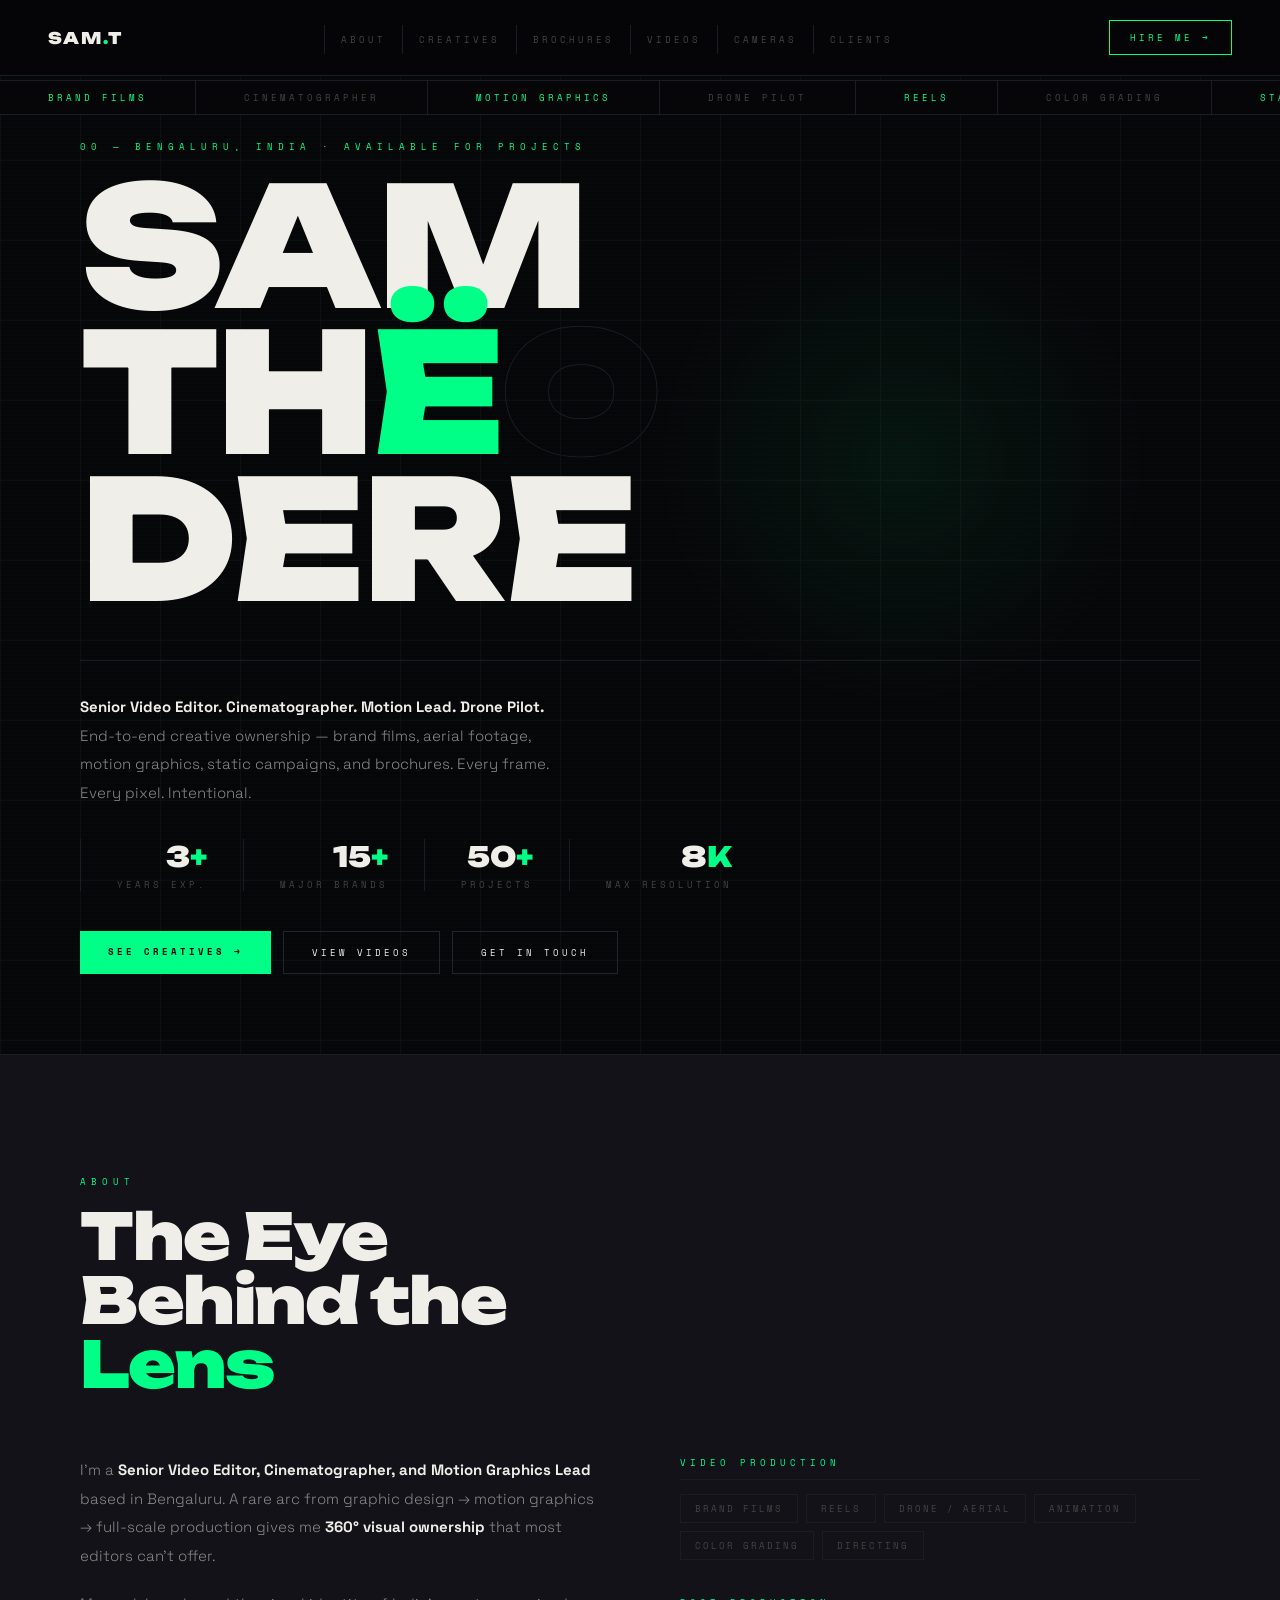
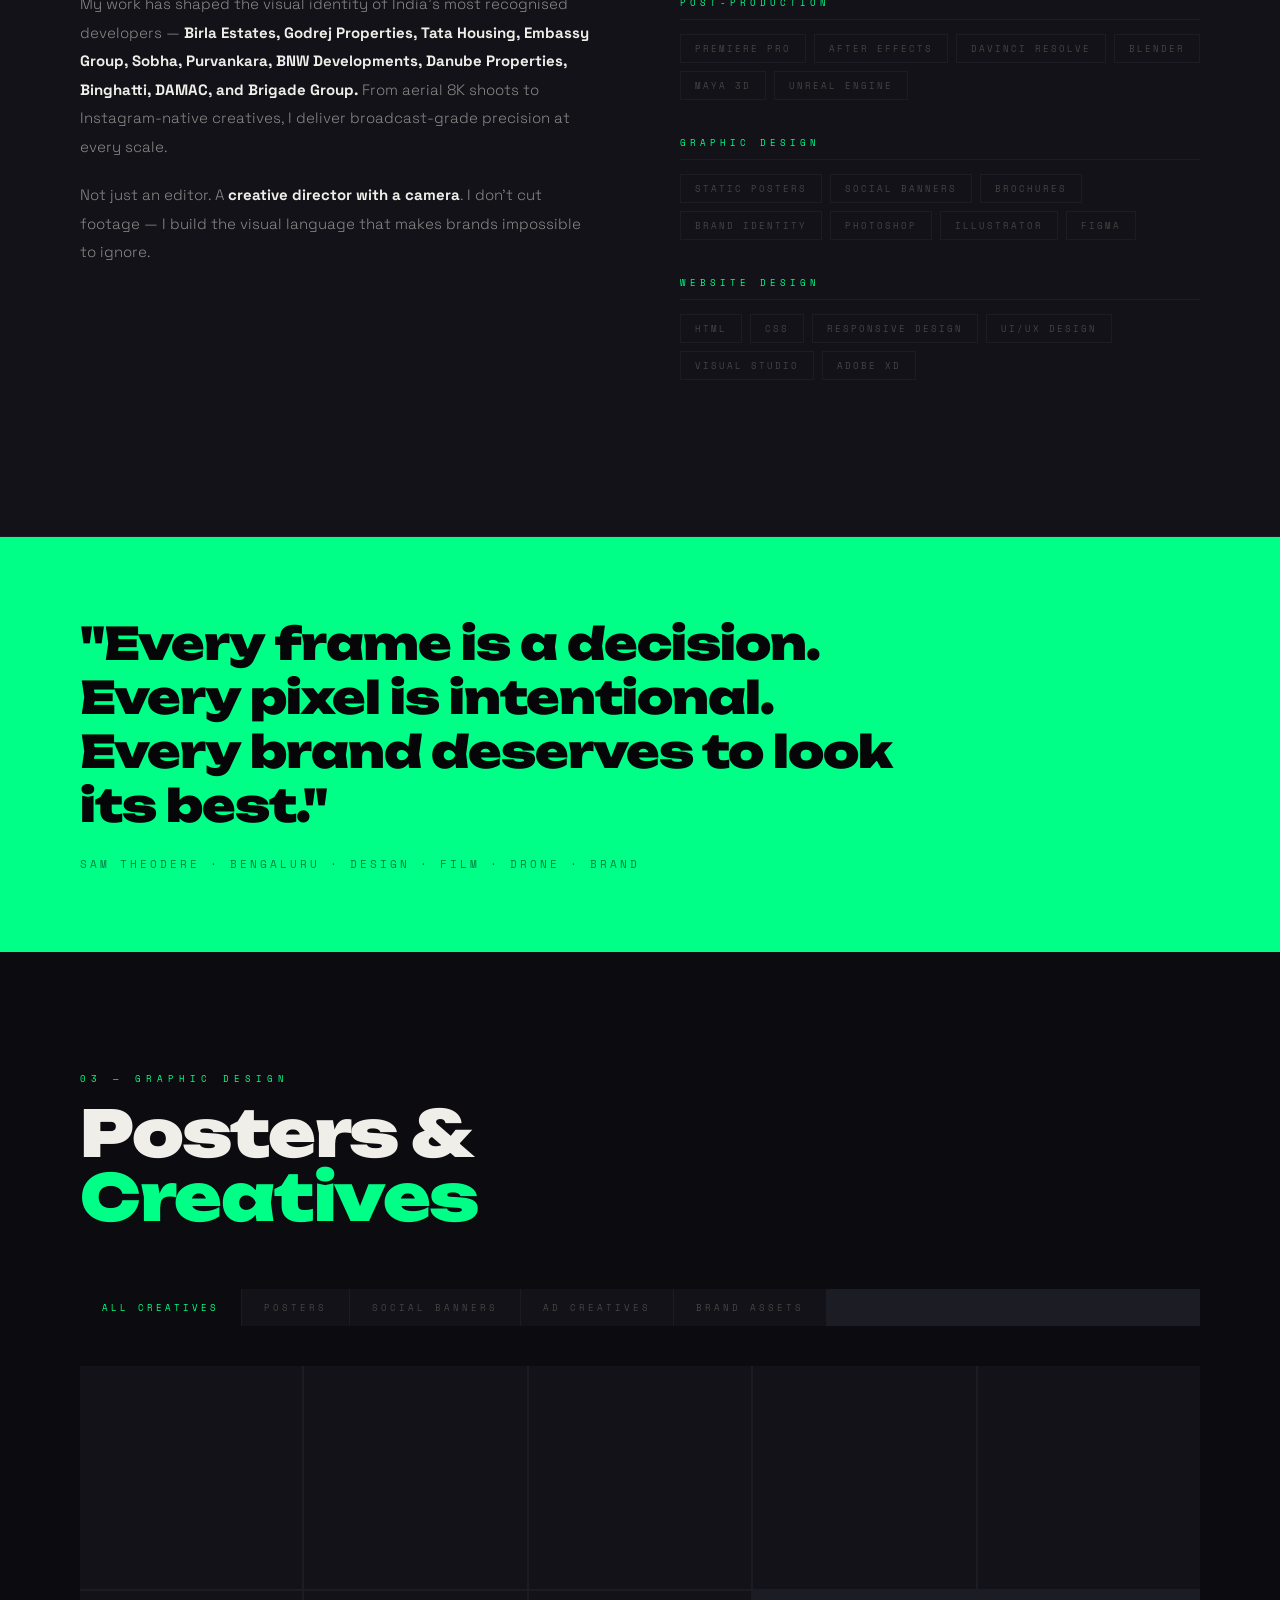
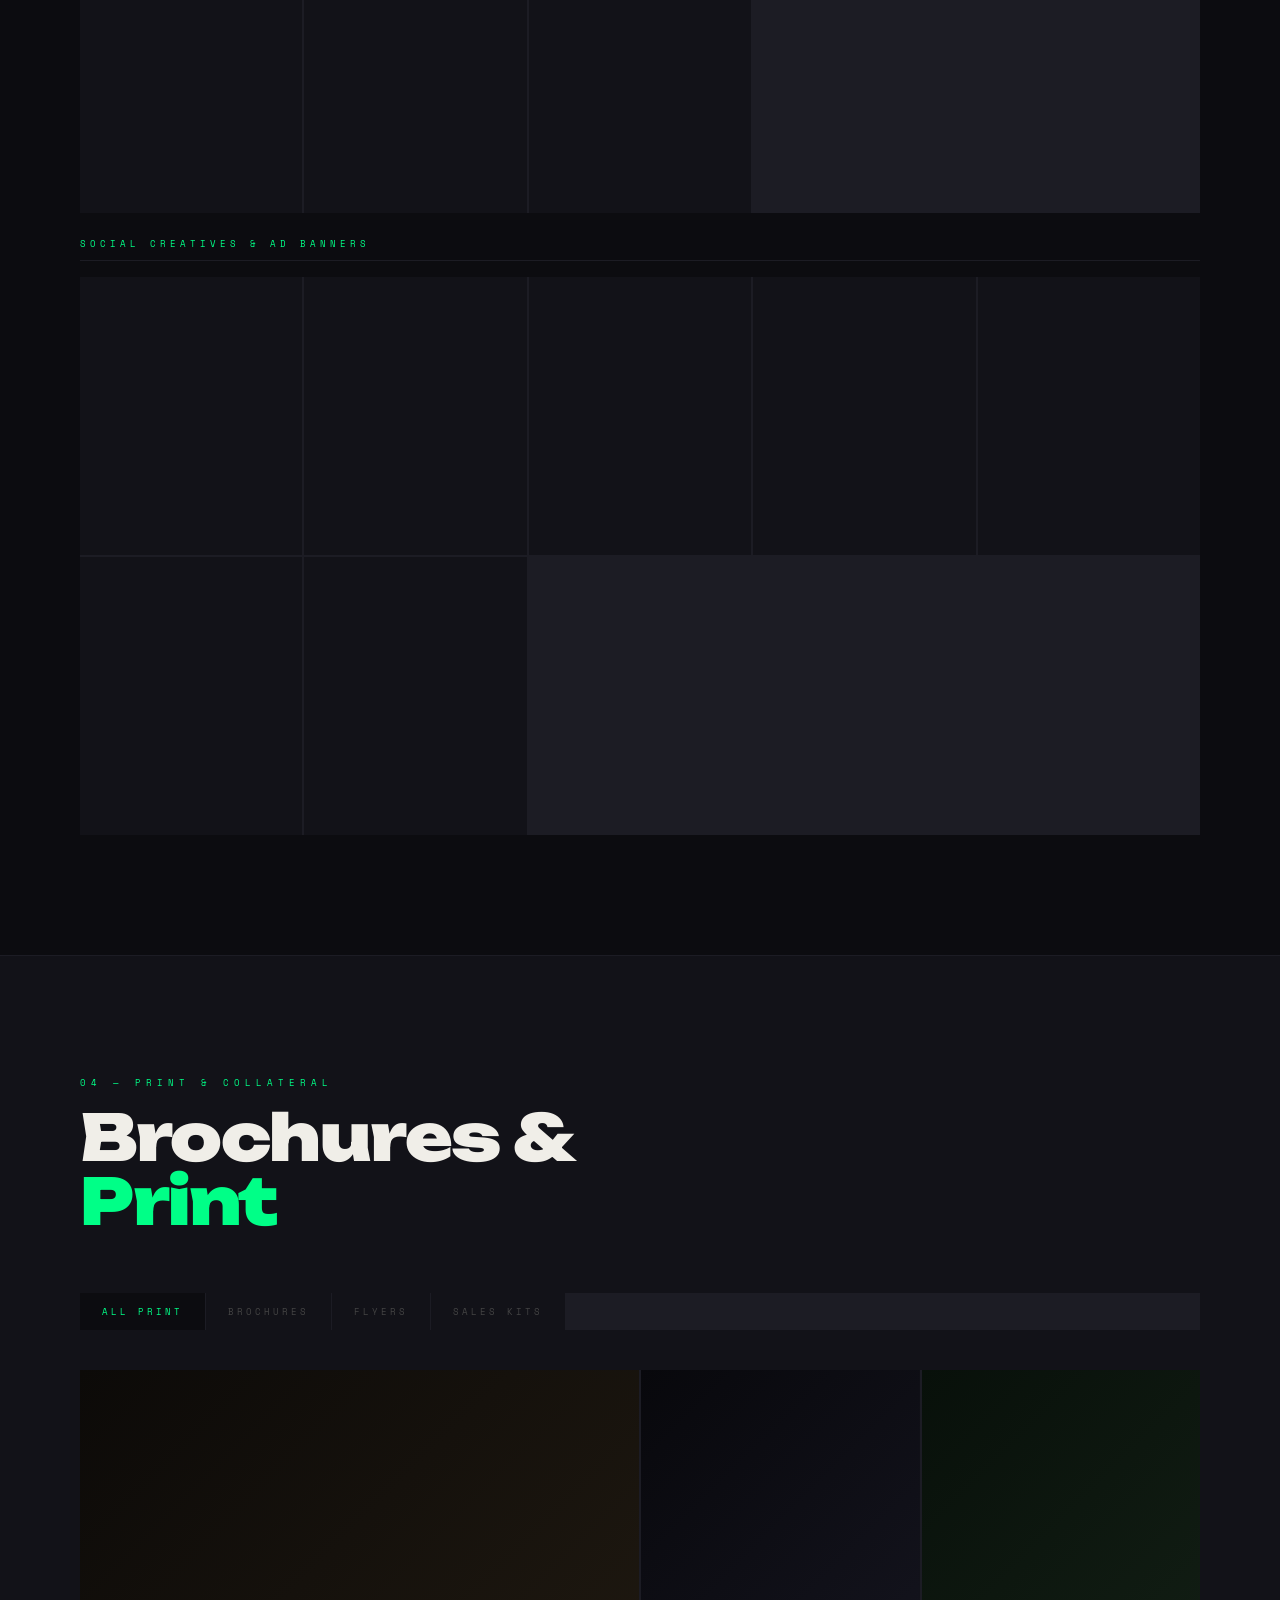
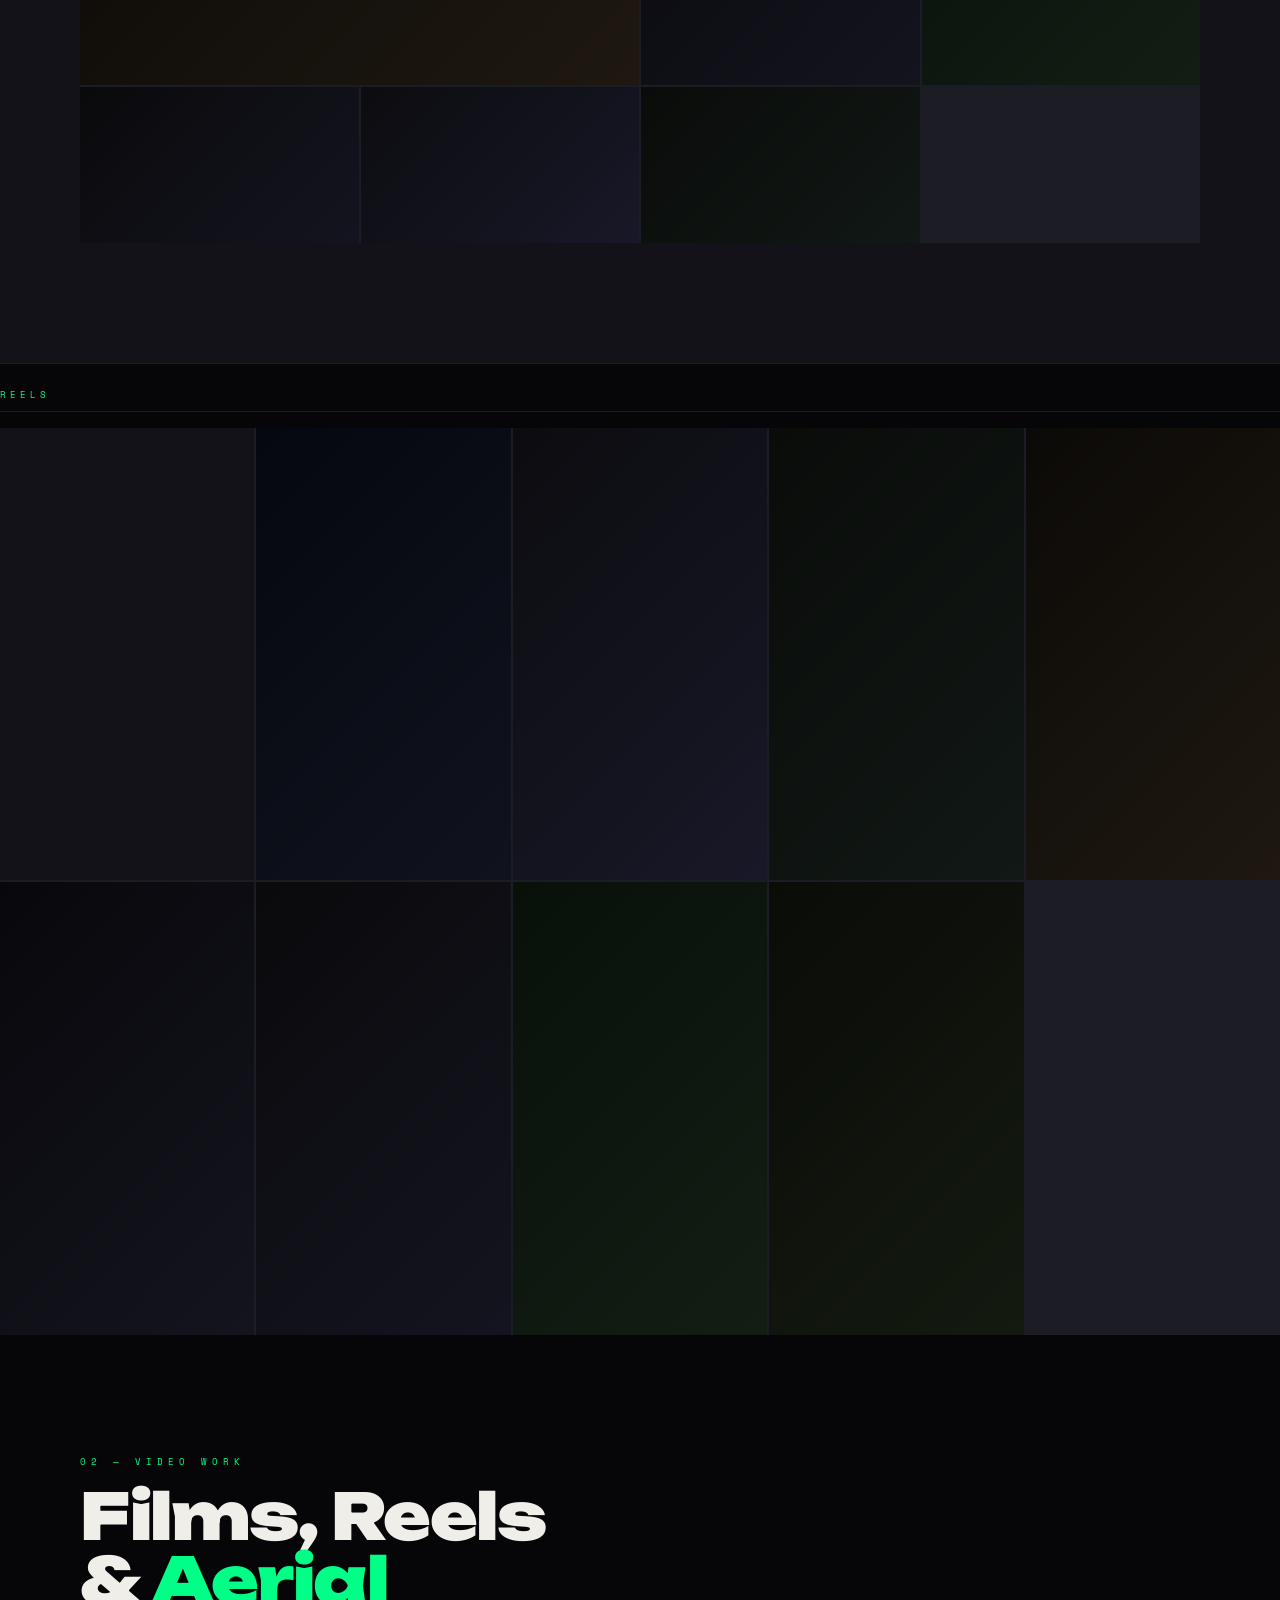
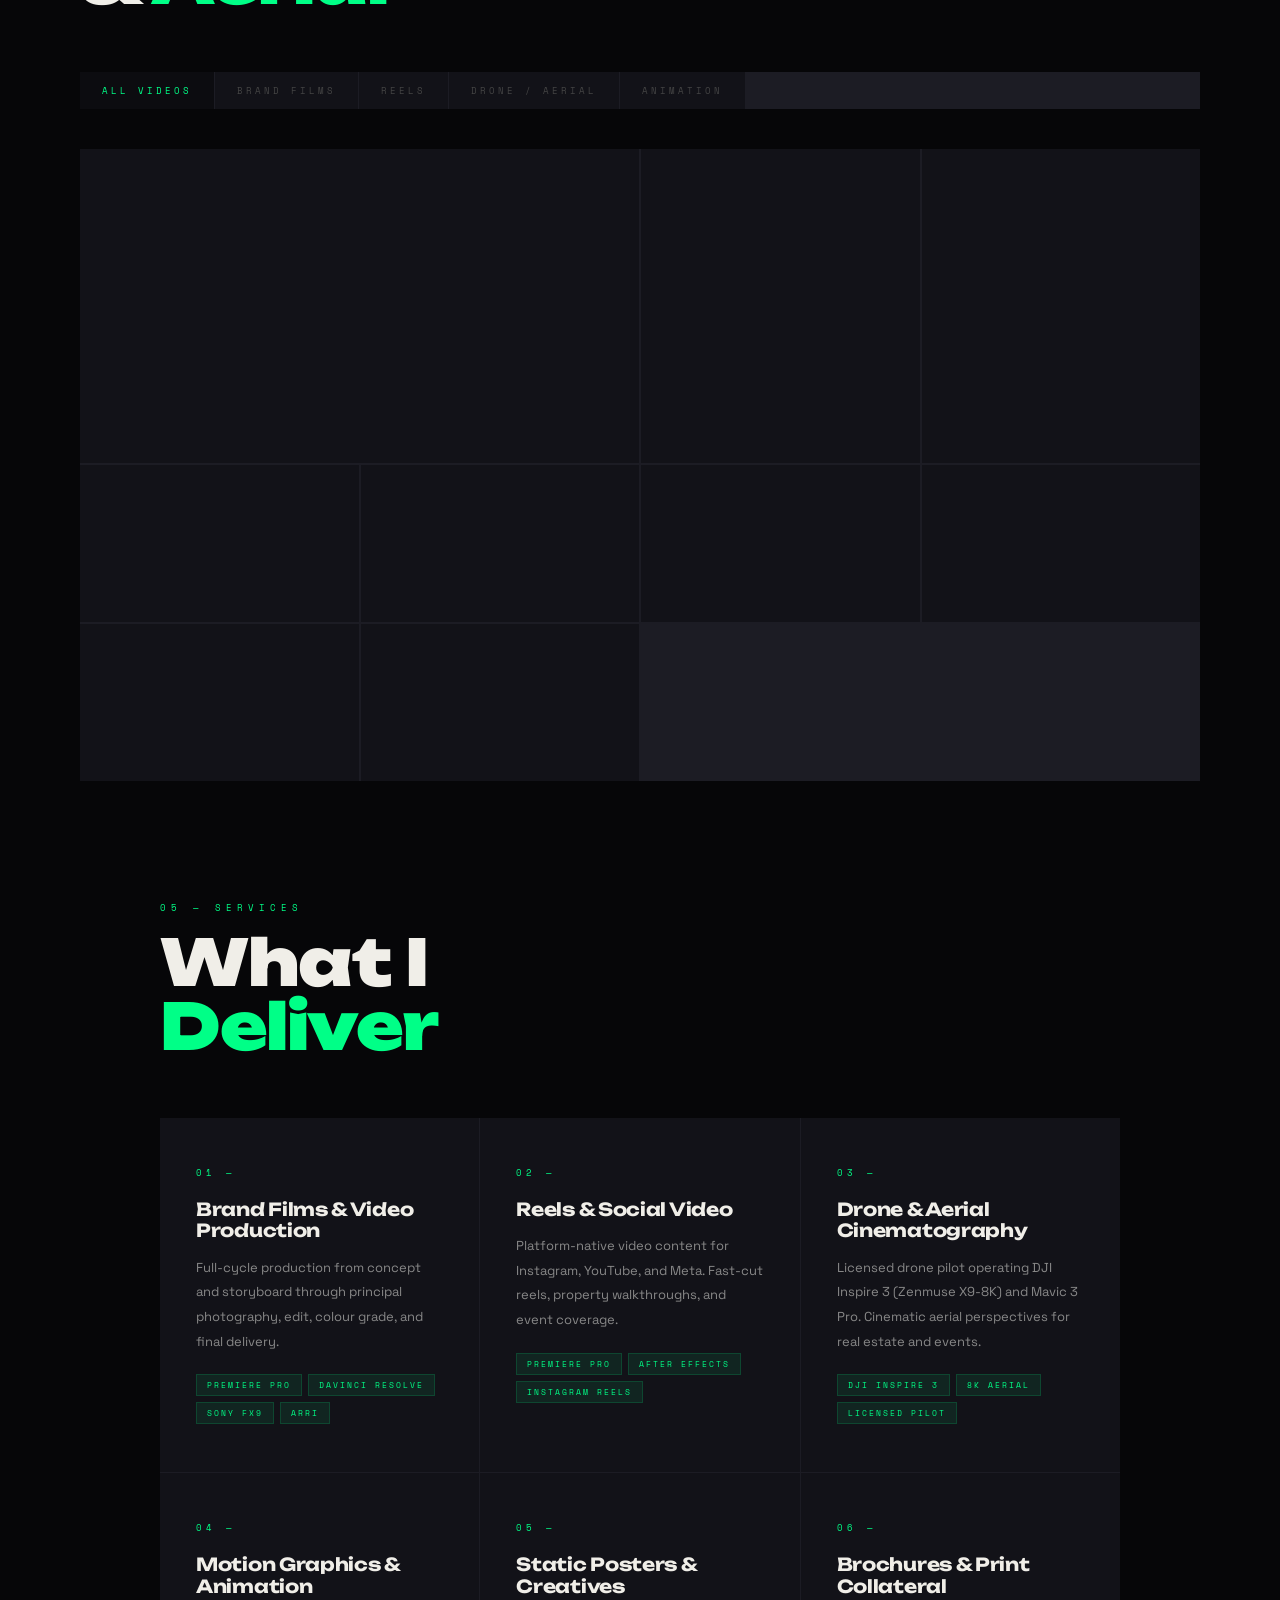
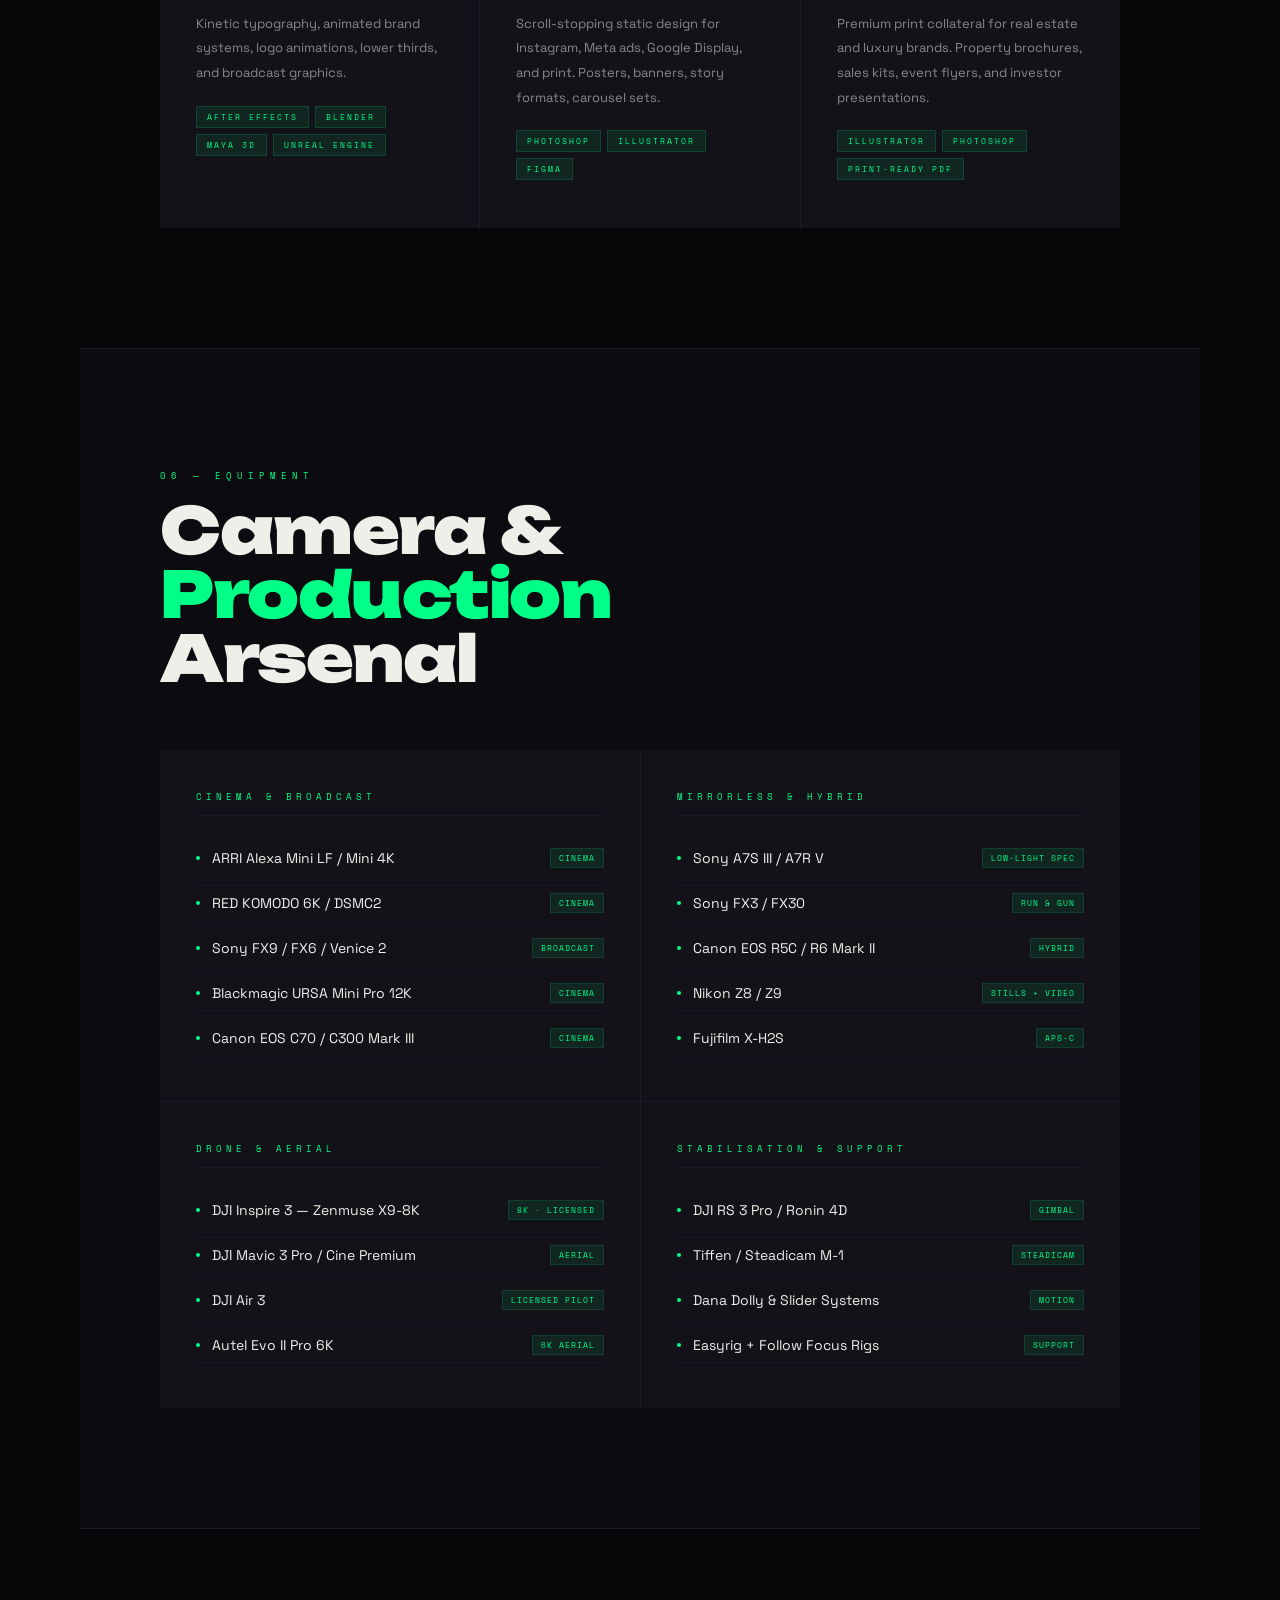
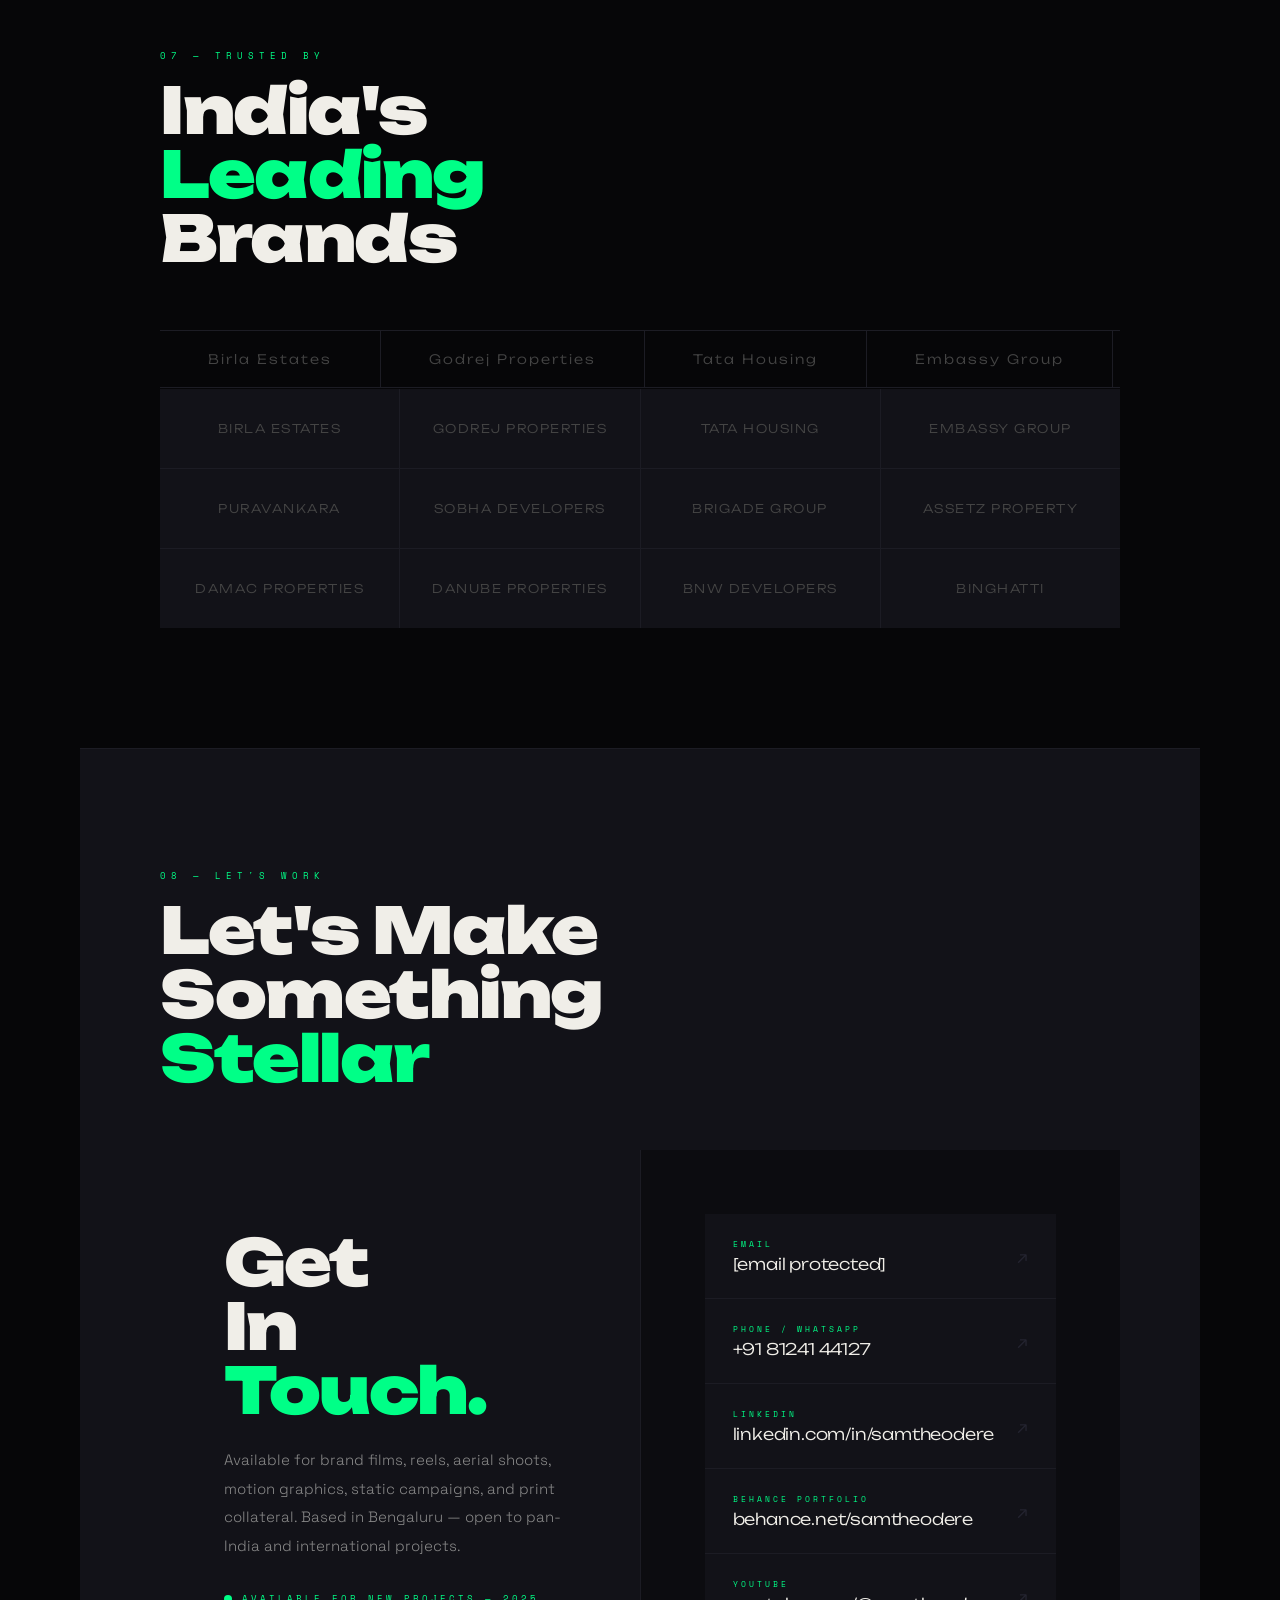
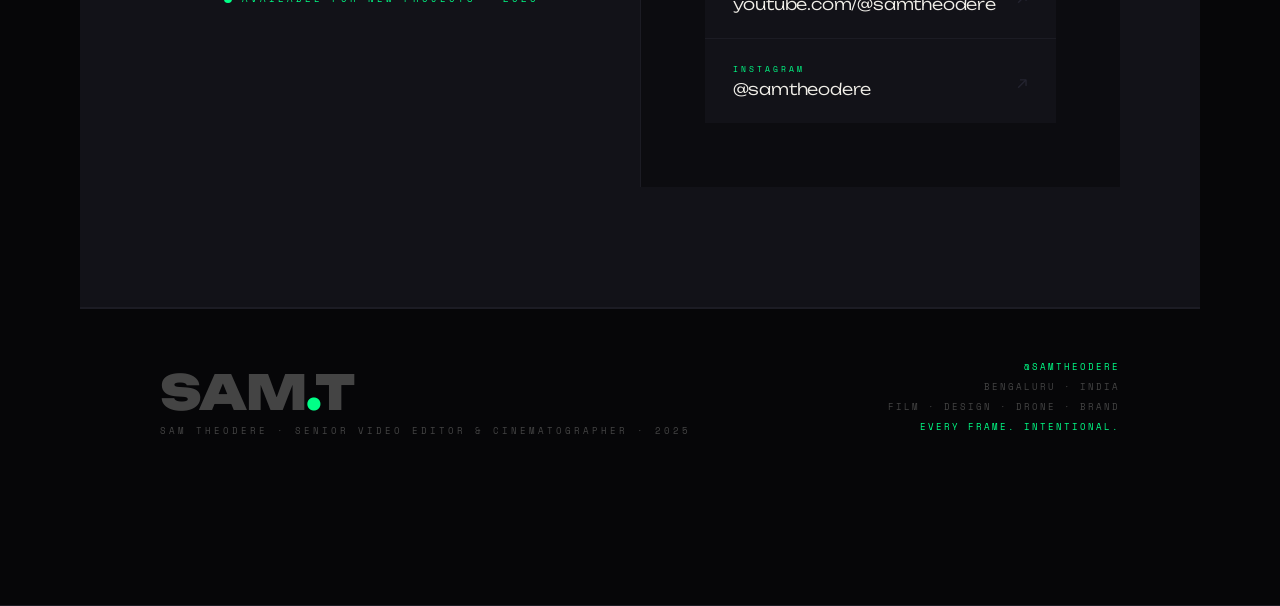
<file: Website Personal Version 1 Backend 2.0.html>
<!DOCTYPE html>
<html lang="en">
<head>
<meta charset="UTF-8">
<meta name="viewport" content="width=device-width, initial-scale=1.0">
<title>SAM THEODERE — Senior Video Editor & Cinematographer</title>
<link href="https://fonts.googleapis.com/css2?family=Unbounded:wght@300;400;700;900&family=Space+Grotesk:wght@300;400;500;700&family=Space+Mono:ital,wght@0,400;0,700;1,400&display=swap" rel="stylesheet">
<style>
:root {
  --ink:      #060608;
  --surface:  #0C0C10;
  --lift:     #121218;
  --edge:     #1C1C24;
  --fence:    #242430;
  --elec:     #00FF87;
  --elec-dim: rgba(0,255,135,0.08);
  --elec-mid: rgba(0,255,135,0.15);
  --white:    #F0EEE8;
  --mid:      #888;
  --dim:      #444;
  --danger:   #FF3B30;
}
*,*::before,*::after{margin:0;padding:0;box-sizing:border-box}
html{scroll-behavior:smooth}
body{font-family:'Space Grotesk',sans-serif;background:var(--ink);color:var(--white);overflow-x:hidden;cursor:crosshair}
::-webkit-scrollbar{width:2px}
::-webkit-scrollbar-track{background:var(--ink)}
::-webkit-scrollbar-thumb{background:var(--elec)}
nav{position:fixed;top:0;left:0;right:0;z-index:100;display:flex;justify-content:space-between;align-items:center;padding:20px 48px;background:rgba(6,6,8,0.96);backdrop-filter:blur(20px);border-bottom:1px solid var(--edge);transition:padding .3s}
nav.scrolled{padding:13px 48px}
.nav-brand{font-family:'Unbounded',sans-serif;font-weight:900;font-size:16px;letter-spacing:2px;color:var(--white);text-decoration:none}
.nav-brand span{color:var(--elec)}
.nav-links{display:flex;gap:0;list-style:none}
.nav-links a{font-family:'Space Mono',monospace;font-size:9px;letter-spacing:3px;color:var(--dim);text-decoration:none;text-transform:uppercase;padding:8px 16px;border-left:1px solid var(--edge);transition:color .2s}
.nav-links a:hover{color:var(--elec)}
.nav-hire{font-family:'Space Mono',monospace;font-size:9px;letter-spacing:3px;text-transform:uppercase;padding:10px 20px;border:1px solid var(--elec);color:var(--elec);text-decoration:none;transition:background .2s,color .2s}
.nav-hire:hover{background:var(--elec);color:var(--ink)}
#hero{min-height:100vh;display:flex;flex-direction:column;justify-content:flex-end;padding:80px;padding-top:140px;position:relative;overflow:hidden;border-bottom:1px solid var(--edge)}
.hero-scanlines{position:absolute;inset:0;pointer-events:none;background:repeating-linear-gradient(0deg,transparent,transparent 2px,rgba(0,255,135,0.012) 2px,rgba(0,255,135,0.012) 4px)}
.hero-grid-bg{position:absolute;inset:0;pointer-events:none;background-image:linear-gradient(var(--edge) 1px,transparent 1px),linear-gradient(90deg,var(--edge) 1px,transparent 1px);background-size:80px 80px;opacity:0.4}
.hero-glow{position:absolute;top:20%;right:10%;width:500px;height:500px;border-radius:50%;background:radial-gradient(circle,rgba(0,255,135,0.06) 0%,transparent 70%);pointer-events:none}
.hero-ticker{position:absolute;top:80px;left:0;right:0;display:flex;border-top:1px solid var(--edge);border-bottom:1px solid var(--edge);overflow:hidden;background:var(--ink)}
.ticker-inner{display:flex;animation:ticker 25s linear infinite;white-space:nowrap}
.ticker-item{font-family:'Space Mono',monospace;font-size:9px;letter-spacing:3px;text-transform:uppercase;padding:10px 48px;color:var(--dim);border-right:1px solid var(--edge);flex-shrink:0}
.ticker-item.hot{color:var(--elec)}
@keyframes ticker{from{transform:translateX(0)}to{transform:translateX(-50%)}}
.hero-eyebrow{font-family:'Space Mono',monospace;font-size:9px;letter-spacing:5px;color:var(--elec);text-transform:uppercase;display:block;margin-bottom:20px;position:relative;z-index:2;opacity:0;animation:appear .8s .2s forwards}
.hero-big{font-family:'Unbounded',sans-serif;font-weight:900;font-size:clamp(72px,13vw,200px);line-height:.88;letter-spacing:-4px;position:relative;z-index:2;opacity:0;animation:appear .8s .4s forwards}
.hero-big .e{color:var(--elec)}
.hero-big .ghost{color:transparent;-webkit-text-stroke:1px var(--edge)}
.hero-row{display:flex;justify-content:space-between;align-items:flex-end;margin-top:48px;border-top:1px solid var(--edge);padding-top:32px;position:relative;z-index:2;opacity:0;animation:appear .6s .8s forwards;flex-wrap:wrap;gap:32px}
.hero-desc{max-width:500px;font-size:15px;line-height:1.9;color:var(--mid);font-weight:300}
.hero-desc strong{color:var(--white);font-weight:700}
.hero-stats{display:flex;gap:0;flex-wrap:wrap}
.stat-block{padding:0 36px;border-left:1px solid var(--edge);text-align:right}
.stat-num{font-family:'Unbounded',sans-serif;font-weight:900;font-size:28px;color:var(--white);display:block}
.stat-num span{color:var(--elec)}
.stat-label{font-family:'Space Mono',monospace;font-size:9px;letter-spacing:3px;color:var(--dim);text-transform:uppercase;margin-top:4px;display:block}
.hero-actions{display:flex;gap:12px;margin-top:40px;flex-wrap:wrap;position:relative;z-index:2;opacity:0;animation:appear .6s 1s forwards}
.btn-elec{font-family:'Space Mono',monospace;font-size:9px;letter-spacing:3px;text-transform:uppercase;padding:14px 28px;background:var(--elec);color:var(--ink);border:none;text-decoration:none;font-weight:700;transition:opacity .2s,transform .2s;cursor:crosshair;display:inline-block}
.btn-elec:hover{opacity:.85;transform:translateY(-2px)}
.btn-ghost{font-family:'Space Mono',monospace;font-size:9px;letter-spacing:3px;text-transform:uppercase;padding:14px 28px;background:transparent;color:var(--white);border:1px solid var(--fence);text-decoration:none;transition:border-color .2s,color .2s,transform .2s;cursor:crosshair;display:inline-block}
.btn-ghost:hover{border-color:var(--elec);color:var(--elec);transform:translateY(-2px)}
@keyframes appear{from{opacity:0;transform:translateY(16px)}to{opacity:1;transform:translateY(0)}}
.s{padding:120px 80px;border-bottom:1px solid var(--edge);position:relative}
.s-alt{background:var(--surface)}
.s-lift{background:var(--lift)}
.s-num{font-family:'Space Mono',monospace;font-size:9px;letter-spacing:5px;color:var(--elec);text-transform:uppercase;display:block;margin-bottom:16px}
.s-title{font-family:'Unbounded',sans-serif;font-weight:900;font-size:clamp(32px,5vw,72px);line-height:1;letter-spacing:-1.5px;margin-bottom:60px}
.s-title .elec{color:var(--elec)}
.s-title .outline{color:transparent;-webkit-text-stroke:1px var(--fence)}
.about-grid{display:grid;grid-template-columns:1fr 1fr;gap:80px;align-items:start}
.about-text{font-size:15px;line-height:1.9;color:var(--mid);font-weight:300}
.about-text p+p{margin-top:20px}
.about-text strong{color:var(--white);font-weight:700}
.skills-block{margin-bottom:36px}
.skills-label{font-family:'Space Mono',monospace;font-size:9px;letter-spacing:4px;color:var(--elec);text-transform:uppercase;display:block;margin-bottom:14px;padding-bottom:10px;border-bottom:1px solid var(--edge)}
.skills-tags{display:flex;flex-wrap:wrap;gap:8px}
.s-tag{font-family:'Space Mono',monospace;font-size:9px;letter-spacing:2px;padding:7px 14px;text-transform:uppercase;border:1px solid var(--edge);color:var(--dim);transition:border-color .2s,color .2s,background .2s;cursor:default}
.s-tag:hover{border-color:var(--elec);color:var(--elec);background:var(--elec-dim)}
.mission-block{padding:80px;background:var(--elec);position:relative;overflow:hidden}
.mission-text{font-family:'Unbounded',sans-serif;font-weight:900;font-size:clamp(22px,3.5vw,48px);line-height:1.2;letter-spacing:-1px;color:var(--ink);max-width:820px}
.mission-sub{font-family:'Space Mono',monospace;font-size:11px;letter-spacing:3px;color:rgba(0,0,0,0.5);text-transform:uppercase;margin-top:24px;display:block}
.section-filter{display:flex;gap:1px;flex-wrap:wrap;margin-bottom:40px;background:var(--edge)}
.filter-btn{font-family:'Space Mono',monospace;font-size:9px;letter-spacing:3px;text-transform:uppercase;padding:12px 22px;background:var(--lift);border:none;color:var(--dim);cursor:crosshair;transition:color .2s,background .2s}
.filter-btn.active,.filter-btn:hover{background:var(--surface);color:var(--elec)}
.wi{position:relative;overflow:hidden;background:var(--lift);cursor:crosshair}
.wi.hidden{display:none}
/* wi-bg rule moved to grid fill section */
/* wi-bg hover moved to grid fill section */
.wi::before{content:'';position:absolute;top:0;left:0;right:0;height:2px;background:var(--elec);transform:scaleX(0);transform-origin:left;transition:transform .4s;z-index:3}
.wi:hover::before{transform:scaleX(1)}
.wi-ov{position:absolute;inset:0;background:linear-gradient(to top,rgba(6,6,8,.93) 0%,transparent 55%);opacity:0;transition:opacity .3s;z-index:2}
.wi:hover .wi-ov{opacity:1}
.wi-info{position:absolute;bottom:0;left:0;right:0;padding:24px;z-index:3;transform:translateY(6px);opacity:0;transition:all .3s}
.wi:hover .wi-info{opacity:1;transform:translateY(0)}
.wi-cat{font-family:'Space Mono',monospace;font-size:8px;letter-spacing:3px;color:var(--elec);text-transform:uppercase;margin-bottom:6px}
.wi-title{font-family:'Unbounded',sans-serif;font-weight:700;font-size:16px;letter-spacing:-.3px;color:var(--white);line-height:1.2}
.wi-sub{font-family:'Space Mono',monospace;font-size:9px;color:var(--mid);margin-top:6px;letter-spacing:1px}
.wi-ph{position:absolute;top:50%;left:50%;transform:translate(-50%,-50%);font-family:'Space Mono',monospace;font-size:8px;letter-spacing:3px;color:var(--dim);text-transform:uppercase;text-align:center;pointer-events:none;line-height:2}
.wi-play{position:absolute;top:50%;left:50%;transform:translate(-50%,-50%);z-index:4;opacity:0;transition:opacity .3s;pointer-events:none}
.wi:hover .wi-play{opacity:1}
.wi-play-ring{width:56px;height:56px;border-radius:50%;border:1px solid var(--elec);display:flex;align-items:center;justify-content:center;background:rgba(6,6,8,.7)}
.wi-play-tri{width:0;height:0;border-style:solid;border-width:9px 0 9px 16px;border-color:transparent transparent transparent var(--elec);margin-left:3px}
.bg-a{background:linear-gradient(135deg,#08100A,#121E14)}
.bg-b{background:linear-gradient(135deg,#0A0A0C,#141420)}
.bg-c{background:linear-gradient(135deg,#0C0C10,#181828)}
.bg-d{background:linear-gradient(135deg,#0A0C0A,#111815)}
.bg-e{background:linear-gradient(135deg,#060810,#10121E)}
.bg-f{background:linear-gradient(135deg,#0A0C08,#141A10)}
.bg-g{background:linear-gradient(135deg,#0C0A08,#1E1810)}
.bg-h{background:linear-gradient(135deg,#08080C,#14141E)}
/* VIDEO — landscape 16:9, 3-col, first card spans 2 */
.video-grid{display:grid;grid-template-columns:repeat(4,1fr);gap:2px;background:var(--edge);align-items:stretch}
.video-grid .wi{aspect-ratio:16/9;width:100%}
.video-grid .wi:nth-child(1){grid-column:span 2;aspect-ratio:16/9}

/* REEL — vertical 9:16, separate grid, 4-col so they sit side by side */
.reel-grid{display:grid;grid-template-columns:repeat(5,1fr);gap:2px;background:var(--edge);margin-top:2px;align-items:stretch}
.reel-grid .wi{aspect-ratio:9/16;width:100%}
/* POSTER — 1:1 square, 4-col uniform */
.poster-grid{display:grid;grid-template-columns:repeat(5,1fr);gap:2px;background:var(--edge);align-items:stretch}
.poster-grid .wi{aspect-ratio:1/1;width:100%}

/* SOCIAL/AD — 4:5 portrait, separate 4-col grid */
.social-grid{display:grid;grid-template-columns:repeat(5,1fr);gap:2px;background:var(--edge);margin-top:2px;align-items:stretch}
.social-grid .wi{aspect-ratio:4/5;width:100%}
/* BROCHURE — 16:9 landscape, 3-col, first spans 2 */
.brochure-grid{display:grid;grid-template-columns:repeat(4,1fr);gap:2px;background:var(--edge);align-items:stretch}
.brochure-grid .wi{aspect-ratio:16/9;width:100%}
.brochure-grid .wi:nth-child(1){grid-column:span 2;aspect-ratio:16/9}
.services-grid{display:grid;grid-template-columns:repeat(3,1fr);gap:1px;background:var(--edge)}
.svc-card{background:var(--lift);padding:48px 36px;position:relative;overflow:hidden;transition:background .3s}
.svc-card:hover{background:var(--surface)}
.svc-card::after{content:'';position:absolute;bottom:0;left:0;right:0;height:2px;background:var(--elec);transform:scaleX(0);transform-origin:left;transition:transform .4s}
.svc-card:hover::after{transform:scaleX(1)}
.svc-num{font-family:'Space Mono',monospace;font-size:9px;letter-spacing:4px;color:var(--elec);display:block;margin-bottom:20px}
.svc-title{font-family:'Unbounded',sans-serif;font-weight:700;font-size:18px;letter-spacing:-.3px;margin-bottom:14px;color:var(--white);line-height:1.2}
.svc-body{font-size:13px;line-height:1.9;color:var(--mid)}
.svc-tools{margin-top:20px;display:flex;flex-wrap:wrap;gap:6px}
.svc-tool{font-family:'Space Mono',monospace;font-size:8px;letter-spacing:2px;padding:4px 10px;text-transform:uppercase;background:var(--elec-dim);color:var(--elec);border:1px solid rgba(0,255,135,.15)}
.cameras-grid{display:grid;grid-template-columns:repeat(2,1fr);gap:1px;background:var(--edge)}
.cam-group{background:var(--lift);padding:40px 36px}
.cam-group-label{font-family:'Space Mono',monospace;font-size:9px;letter-spacing:4px;color:var(--elec);text-transform:uppercase;display:block;margin-bottom:20px;padding-bottom:12px;border-bottom:1px solid var(--edge)}
.cam-row{display:flex;align-items:center;justify-content:space-between;padding:12px 0;border-bottom:1px solid rgba(28,28,36,.6);gap:12px}
.cam-dot{width:4px;height:4px;border-radius:50%;background:var(--elec);flex-shrink:0}
.cam-name{font-size:14px;color:var(--white);font-weight:400;flex:1}
.cam-badge{font-family:'Space Mono',monospace;font-size:8px;letter-spacing:1px;padding:3px 8px;text-transform:uppercase;background:var(--elec-dim);color:var(--elec);border:1px solid rgba(0,255,135,.12);white-space:nowrap}
.clients-marquee-wrap{overflow:hidden;border-top:1px solid var(--edge);border-bottom:1px solid var(--edge);background:var(--ink)}
.clients-marquee{display:flex;animation:ticker 30s linear infinite;white-space:nowrap}
.clients-marquee:hover{animation-play-state:paused}
.client-name{font-family:'Unbounded',sans-serif;font-weight:300;font-size:13px;letter-spacing:2px;padding:20px 48px;color:var(--dim);border-right:1px solid var(--edge);white-space:nowrap;transition:color .2s;cursor:default}
.client-name:hover{color:var(--elec)}
.clients-grid{display:grid;grid-template-columns:repeat(4,1fr);gap:1px;background:var(--edge);margin-top:40px}
.client-cell{background:var(--lift);padding:32px 24px;display:flex;align-items:center;justify-content:center;transition:background .2s}
.client-cell:hover{background:var(--surface)}
.client-cell-name{font-family:'Unbounded',sans-serif;font-weight:300;font-size:12px;letter-spacing:1.5px;color:var(--dim);text-align:center;text-transform:uppercase;transition:color .2s}
.client-cell:hover .client-cell-name{color:var(--white)}
.contact-grid{display:grid;grid-template-columns:1fr 1fr;gap:1px;background:var(--edge)}
.contact-left{background:var(--lift);padding:64px}
.contact-big{font-family:'Unbounded',sans-serif;font-weight:900;font-size:clamp(36px,5vw,72px);line-height:1;letter-spacing:-2px;margin-top:16px}
.contact-big .elec{color:var(--elec)}
.contact-sub{font-size:15px;line-height:1.9;color:var(--mid);font-weight:300;margin-top:24px;max-width:420px}
.avail-row{display:flex;align-items:center;gap:10px;margin-top:32px;font-family:'Space Mono',monospace;font-size:9px;letter-spacing:3px;color:var(--elec);text-transform:uppercase}
.avail-dot{width:8px;height:8px;border-radius:50%;background:var(--elec);animation:blink 2s infinite}
@keyframes blink{0%,100%{opacity:1}50%{opacity:.3}}
.contact-right{background:var(--surface);padding:64px}
.contact-links{display:flex;flex-direction:column;gap:1px;background:var(--edge)}
.contact-link{display:flex;align-items:center;justify-content:space-between;padding:24px 28px;text-decoration:none;color:var(--white);background:var(--lift);transition:background .2s;cursor:crosshair}
.contact-link:hover{background:var(--ink)}
.cl-type{font-family:'Space Mono',monospace;font-size:8px;letter-spacing:3px;color:var(--elec);text-transform:uppercase;margin-bottom:4px}
.cl-val{font-family:'Unbounded',sans-serif;font-weight:300;font-size:16px;color:var(--white);letter-spacing:-.2px}
.cl-arrow{font-size:18px;color:var(--fence);transition:color .2s,transform .2s}
.contact-link:hover .cl-arrow{color:var(--elec);transform:translate(4px,-4px)}
footer{padding:48px 80px;display:flex;align-items:flex-end;justify-content:space-between;border-top:1px solid var(--edge);flex-wrap:wrap;gap:24px}
.footer-big{font-family:'Unbounded',sans-serif;font-weight:900;font-size:48px;letter-spacing:-1px;color:var(--dim);line-height:1}
.footer-big span{color:var(--elec)}
.footer-sub{font-family:'Space Mono',monospace;font-size:9px;letter-spacing:3px;color:var(--dim);text-transform:uppercase;margin-top:8px}
.footer-meta{text-align:right}
.footer-meta-line{font-family:'Space Mono',monospace;font-size:9px;letter-spacing:2px;color:var(--dim);text-transform:uppercase;line-height:2.2}
.footer-meta-line.em{color:var(--elec)}
.reveal{opacity:0;transform:translateY(24px);transition:opacity .7s ease,transform .7s ease}
.reveal.visible{opacity:1;transform:translateY(0)}
/* ── YOUTUBE MODAL ── */
.yt-modal-wrap{display:none;position:fixed;inset:0;z-index:9999;background:rgba(6,6,8,.96);align-items:center;justify-content:center;padding:24px}
.yt-modal-wrap.open{display:flex}
.yt-modal-inner{position:relative;width:100%;max-width:960px;aspect-ratio:16/9;background:#000;border:1px solid var(--edge)}
.yt-modal-inner iframe{position:absolute;inset:0;width:100%;height:100%;border:none}
.yt-close{position:absolute;top:-44px;right:0;font-family:'Space Mono',monospace;font-size:10px;letter-spacing:3px;color:var(--mid);text-transform:uppercase;background:var(--ink);border:1px solid var(--edge);cursor:crosshair;padding:8px 18px;transition:color .2s,border-color .2s}
.yt-close:hover{color:var(--elec);border-color:var(--elec)}
.yt-modal-title{position:absolute;bottom:-32px;left:0;font-family:'Space Mono',monospace;font-size:9px;letter-spacing:2px;color:var(--dim);text-transform:uppercase;white-space:nowrap;overflow:hidden;text-overflow:ellipsis;max-width:100%}
@media(max-width:900px){
  nav{padding:16px 24px}
  .nav-links{display:none}
  #hero,.s{padding:80px 24px}
  #hero{padding-top:120px}
  .hero-big{font-size:clamp(52px,14vw,92px);letter-spacing:-2px}
  .hero-row{flex-direction:column;gap:24px}
  .stat-block{padding:0 16px}
  .about-grid,.contact-grid{grid-template-columns:1fr}
  .video-grid,.poster-grid,.brochure-grid{grid-template-columns:1fr 1fr}
  .video-grid .wi,.poster-grid .wi,.brochure-grid .wi{grid-column:span 1!important;grid-row:span 1!important}
  .services-grid,.cameras-grid{grid-template-columns:1fr}
  .clients-grid{grid-template-columns:repeat(2,1fr)}
  footer{padding:40px 24px}
  .footer-big{font-size:32px}
  .mission-block{padding:48px 24px}
  .contact-left,.contact-right{padding:40px 24px}
  .yt-modal-wrap{padding:16px}
}


/* ── GRID IMAGE FILL — zero gaps, perfect fit ── */
.wi { position:relative; overflow:hidden; display:block; }
.wi-bg {
  position:absolute;
  inset:0;
  width:100%;
  height:100%;
  background-size:cover;
  background-position:center center;
  background-repeat:no-repeat;
  transition:transform .6s cubic-bezier(.25,.46,.45,.94);
}
.wi:hover .wi-bg { transform:scale(1.04); }
/* Mobile: all cards 16:9 */
@media(max-width:900px){
  .video-grid { grid-template-columns:repeat(2,1fr); }
  .video-grid .wi { aspect-ratio:16/9; grid-column:span 1 !important; }
  .reel-grid { grid-template-columns:repeat(2,1fr); }
  .reel-grid .wi { aspect-ratio:9/16; }
  .poster-grid { grid-template-columns:repeat(2,1fr); }
  .poster-grid .wi { aspect-ratio:1/1; }
  .social-grid { grid-template-columns:repeat(2,1fr); }
  .social-grid .wi { aspect-ratio:4/5; }
  .brochure-grid { grid-template-columns:repeat(2,1fr); }
  .brochure-grid .wi { aspect-ratio:16/9; grid-column:span 1 !important; }
}

</style>
</head><body>

<!-- NAV -->
<nav id="mainNav">
  <a href="#hero" class="nav-brand">SAM<span>.</span>T</a>
  <ul class="nav-links">
    <li><a href="#about">About</a></li>
    <li><a href="#posters">Creatives</a></li>
    <li><a href="#brochures">Brochures</a></li>
    <li><a href="#videos">Videos</a></li>
    <li><a href="#cameras">Cameras</a></li>
    <li><a href="#clients">Clients</a></li>
  </ul>
  <a href="#contact" class="nav-hire">Hire Me →</a>
</nav>

<!-- HERO -->
<section id="hero">
  <div class="hero-scanlines"></div>
  <div class="hero-grid-bg"></div>
  <div class="hero-glow"></div>
  <div class="hero-ticker">
    <div class="ticker-inner">
      <span class="ticker-item hot">Brand Films</span>
      <span class="ticker-item">Cinematographer</span>
      <span class="ticker-item hot">Motion Graphics</span>
      <span class="ticker-item">Drone Pilot</span>
      <span class="ticker-item hot">Reels</span>
      <span class="ticker-item">Color Grading</span>
      <span class="ticker-item hot">Static Posters</span>
      <span class="ticker-item">Brochure Design</span>
      <span class="ticker-item hot">Aerial 8K</span>
      <span class="ticker-item">Animation</span>
      <span class="ticker-item hot">Real Estate</span>
      <span class="ticker-item">Bengaluru · India</span>
      <span class="ticker-item hot">Brand Films</span>
      <span class="ticker-item">Cinematographer</span>
      <span class="ticker-item hot">Motion Graphics</span>
      <span class="ticker-item">Drone Pilot</span>
      <span class="ticker-item hot">Reels</span>
      <span class="ticker-item">Color Grading</span>
      <span class="ticker-item hot">Static Posters</span>
      <span class="ticker-item">Brochure Design</span>
      <span class="ticker-item hot">Aerial 8K</span>
      <span class="ticker-item">Animation</span>
      <span class="ticker-item hot">Real Estate</span>
      <span class="ticker-item">Bengaluru · India</span>
    </div>
  </div>
  <span class="hero-eyebrow">00 — Bengaluru, India · Available for Projects</span>
  <div class="hero-big">SAM<br>TH<span class="e">Ë</span><span class="ghost">O</span><br>DERE</div>
  <div class="hero-row">
    <p class="hero-desc">
      <strong>Senior Video Editor. Cinematographer. Motion Lead. Drone Pilot.</strong><br>
      End-to-end creative ownership — brand films, aerial footage, motion graphics, static campaigns, and brochures. Every frame. Every pixel. Intentional.
    </p>
    <div class="hero-stats">
      <div class="stat-block"><span class="stat-num">3<span>+</span></span><span class="stat-label">Years Exp.</span></div>
      <div class="stat-block"><span class="stat-num">15<span>+</span></span><span class="stat-label">Major Brands</span></div>
      <div class="stat-block"><span class="stat-num">50<span>+</span></span><span class="stat-label">Projects</span></div>
      <div class="stat-block"><span class="stat-num">8<span>K</span></span><span class="stat-label">Max Resolution</span></div>
    </div>
  </div>
  <div class="hero-actions">
    <a href="#posters" class="btn-elec">See Creatives →</a>
    <a href="#videos" class="btn-ghost">View Videos</a>
    <a href="#contact" class="btn-ghost">Get in Touch</a>
  </div>
</section>

<!-- ABOUT -->
<section class="s s-lift" id="about">
  <span class="s-num">About</span>
  <h2 class="s-title">The Eye<br>Behind the<br><span class="elec">Lens</span></h2>
  <div class="about-grid">
    <div class="about-text reveal">
      <p>I'm a <strong>Senior Video Editor, Cinematographer, and Motion Graphics Lead</strong> based in Bengaluru. A rare arc from graphic design → motion graphics → full-scale production gives me <strong>360° visual ownership</strong> that most editors can't offer.</p>
      <p>My work has shaped the visual identity of India's most recognised developers — <strong>Birla Estates, Godrej Properties, Tata Housing, Embassy Group, Sobha, Purvankara, BNW Developments, Danube Properties, Binghatti, DAMAC, and Brigade Group.</strong> From aerial 8K shoots to Instagram-native creatives, I deliver broadcast-grade precision at every scale.</p>
      <p>Not just an editor. A <strong>creative director with a camera</strong>. I don't cut footage — I build the visual language that makes brands impossible to ignore.</p>
    </div>
    <div class="reveal">
      <div class="skills-block">
        <span class="skills-label">Video Production</span>
        <div class="skills-tags"><span class="s-tag">Brand Films</span><span class="s-tag">Reels</span><span class="s-tag">Drone / Aerial</span><span class="s-tag">Animation</span><span class="s-tag">Color Grading</span><span class="s-tag">Directing</span></div>
      </div>
      <div class="skills-block">
        <span class="skills-label">Post-Production</span>
        <div class="skills-tags"><span class="s-tag">Premiere Pro</span><span class="s-tag">After Effects</span><span class="s-tag">DaVinci Resolve</span><span class="s-tag">Blender</span><span class="s-tag">Maya 3D</span><span class="s-tag">Unreal Engine</span></div>
      </div>
      <div class="skills-block">
        <span class="skills-label">Graphic Design</span>
        <div class="skills-tags"><span class="s-tag">Static Posters</span><span class="s-tag">Social Banners</span><span class="s-tag">Brochures</span><span class="s-tag">Brand Identity</span><span class="s-tag">Photoshop</span><span class="s-tag">Illustrator</span><span class="s-tag">Figma</span></div>
      </div>
      <div class="skills-block">
        <span class="skills-label">Website Design</span>
        <div class="skills-tags"><span class="s-tag">HTML</span><span class="s-tag">CSS</span><span class="s-tag">Responsive Design</span><span class="s-tag">UI/UX Design</span><span class="s-tag">Visual Studio</span><span class="s-tag">Adobe XD</span></div>
      </div>
    </div>
  </div>
</section>

<!-- MISSION -->
<div class="mission-block">
  <p class="mission-text">"Every frame is a decision. Every pixel is intentional. Every brand deserves to look its best."</p>
  <span class="mission-sub">Sam Theodere · Bengaluru · Design · Film · Drone · Brand</span>
</div>

<!-- POSTERS -->
<section class="s s-alt" id="posters">
  <span class="s-num">03 — Graphic Design</span>
  <h2 class="s-title reveal">Posters &amp;<br><span class="elec">Creatives</span></h2>
  <div class="section-filter reveal">
    <button class="filter-btn active" data-section="posters" data-filter="all">All Creatives</button>
    <button class="filter-btn" data-section="posters" data-filter="poster">Posters</button>
    <button class="filter-btn" data-section="posters" data-filter="social">Social Banners</button>
    <button class="filter-btn" data-section="posters" data-filter="ad">Ad Creatives</button>
    <button class="filter-btn" data-section="posters" data-filter="brand">Brand Assets</button>
  </div>
  <!-- POSTERS & BRAND — 1:1 square grid -->
  <div class="poster-grid reveal" id="posterGrid">
    <div class="wi" data-cat="poster"><div class="wi-bg bg-e" style="background-image:url('https://lh3.googleusercontent.com/d/19_ATXvF-Ax2MeRb7M5NmGjrZqQaCdPpz');background-size:cover;background-position:center;"></div><div class="wi-ov"></div><div class="wi-info"><p class="wi-cat">Event Poster</p><p class="wi-title">Birla Estates — Kolkata Expo Poster</p><p class="wi-sub">Photoshop · Illustrator · Print-Ready</p></div></div>
    <div class="wi" data-cat="poster"><div class="wi-bg bg-a" style="background-image:url('https://lh3.googleusercontent.com/d/1fidLtdVEmnxr_knOIytPJ8iOuUmhFMfR');background-size:cover;background-position:center;"></div><div class="wi-ov"></div><div class="wi-info"><p class="wi-cat">Poster</p><p class="wi-title">Birla Taranya Ad Creative</p><p class="wi-sub">A3 Print · Photoshop · Brand Aligned</p></div></div>
    <div class="wi" data-cat="poster"><div class="wi-bg bg-c" style="background-image:url('https://lh3.googleusercontent.com/d/12DCHbao4ng5RL9GIWyUR8yb1qjMdzfDd');background-size:cover;background-position:center;"></div><div class="wi-ov"></div><div class="wi-info"><p class="wi-cat">Brand Asset</p><p class="wi-title">Godrej Aveline Creative</p><p class="wi-sub">Photoshop · Illustrator · Print-Ready</p></div></div>
    <div class="wi" data-cat="poster"><div class="wi-bg bg-d" style="background-image:url('https://lh3.googleusercontent.com/d/11zwf9R4KnSkmp6o8NyYCVXwluCgl6Hzj');background-size:cover;background-position:center;"></div><div class="wi-ov"></div><div class="wi-info"><p class="wi-cat">Poster</p><p class="wi-title">Sobha — Launch Poster Design</p><p class="wi-sub">Photoshop · Illustrator · Print + Digital</p></div></div>
    <div class="wi" data-cat="poster"><div class="wi-bg bg-b" style="background-image:url('https://lh3.googleusercontent.com/d/1JR1virB2t67kVWsi7SrL_dy2RnjlkhrC');background-size:cover;background-position:center;"></div><div class="wi-ov"></div><div class="wi-info"><p class="wi-cat">Poster</p><p class="wi-title">Numacity Poster</p><p class="wi-sub">Illustrator · Photoshop · Print-Ready</p></div></div>
    <div class="wi" data-cat="brand"><div class="wi-bg bg-f" style="background-image:url('https://lh3.googleusercontent.com/d/1p0fBDf-6kPo6Mu4G4ZlVfo90r4QgXjp_');background-size:cover;background-position:center;"></div><div class="wi-ov"></div><div class="wi-info"><p class="wi-cat">Brand Asset</p><p class="wi-title">Insync — Logo</p><p class="wi-sub">Stationery · Signage · Digital Templates</p></div></div>
    <div class="wi" data-cat="brand"><div class="wi-bg bg-g" style="background-image:url('https://lh3.googleusercontent.com/d/1ae00tdtfBxdTE-7mCFKiUvo7noANoEDS');background-size:cover;background-position:center;"></div><div class="wi-ov"></div><div class="wi-info"><p class="wi-cat">Poster</p><p class="wi-title">Green City — Brand Creation Pack</p><p class="wi-sub">Photoshop · Illustrator · Print-Ready</p></div></div>
    <div class="wi" data-cat="brand"><div class="wi-bg bg-h" style="background-image:url('https://lh3.googleusercontent.com/d/1-4BIbqsXaqgWrvNXO1NRXRPtl9LdEgAP');background-size:cover;background-position:center;"></div><div class="wi-ov"></div><div class="wi-info"><p class="wi-cat">Brand Asset</p><p class="wi-title">Nasagiri — Logo &amp; Identity</p><p class="wi-sub">Logo Design · Brand Guidelines · Digital + Print</p></div></div>
  </div>

  <!-- SOCIAL & ADS — 4:5 portrait grid -->                                                                     
  <div style="margin-top:24px">
    <p style="font-family:'Space Mono',monospace;font-size:9px;letter-spacing:4px;color:var(--elec);text-transform:uppercase;margin-bottom:16px;padding-bottom:10px;border-bottom:1px solid var(--edge)">Social Creatives &amp; Ad Banners</p>
  </div>
  <div class="social-grid reveal" id="socialGrid">
    <div class="wi" data-cat="social"><div class="wi-bg bg-f" style="background-image:url('https://lh3.googleusercontent.com/d/1QbL5tQN4Rv2pyF9j0Xpcy6XJ9z7uiysU');background-size:cover;background-position:center;"></div><div class="wi-ov"></div><div class="wi-info"><p class="wi-cat">Social Banner</p><p class="wi-title">Birla Expo — Instagram Post</p><p class="wi-sub">1080 × 1350 · Instagram Feed</p></div></div>
    <div class="wi" data-cat="social"><div class="wi-bg bg-g" style="background-image:url('https://lh3.googleusercontent.com/d/1rq-yU1pXbNS3-CbuTB_e_aECO1w5dE4G');background-size:cover;background-position:center;"></div><div class="wi-ov"></div><div class="wi-info"><p class="wi-cat">Social Banner</p><p class="wi-title">Social Media Post</p><p class="wi-sub">Facebook · Instagram · Meta Ads</p></div></div>
    <div class="wi" data-cat="social"><div class="wi-bg bg-h" style="background-image:url('https://lh3.googleusercontent.com/d/1cdMVjiRgUX64VL61NPK8dOSaxEbECTCe');background-size:cover;background-position:center;"></div><div class="wi-ov"></div><div class="wi-info"><p class="wi-cat">Social Banner</p><p class="wi-title">Story Ad Set</p><p class="wi-sub">1080 × 1350 · Portrait Format</p></div></div>
    <div class="wi" data-cat="ad"><div class="wi-bg bg-b" style="background-image:url('https://lh3.googleusercontent.com/d/1EpWmvpiZcV18u98fesEc4QJw2J-Snja_');background-size:cover;background-position:center;"></div><div class="wi-ov"></div><div class="wi-info"><p class="wi-cat">Ad Creative</p><p class="wi-title">Godrej Aveline — Digital Ad Banner</p><p class="wi-sub">Meta Ads · Multiple Sizes</p></div></div>
    <div class="wi" data-cat="social"><div class="wi-bg bg-d" style="background-image:url('https://lh3.googleusercontent.com/d/1Rd_XpG5A4R_778r4906yT0vebIIVduGY');background-size:cover;background-position:center;"></div><div class="wi-ov"></div><div class="wi-info"><p class="wi-cat">Social Banner</p><p class="wi-title">Sobha Developers— Carousel Campaign</p><p class="wi-sub">10-Slide Carousel · Instagram</p></div></div>
    <div class="wi" data-cat="ad"><div class="wi-bg bg-e" style="background-image:url('https://lh3.googleusercontent.com/d/1ECYs-sNg012YeMV305nQC4KvQJOb-J_3');background-size:cover;background-position:center;"></div><div class="wi-ov"></div><div class="wi-info"><p class="wi-cat">Ad Creative</p><p class="wi-title">Real Estate — Performance Ad Set</p><p class="wi-sub">Meta · A/B Variants · Static + Animated</p></div></div>
    <div class="wi" data-cat="ad"><div class="wi-bg bg-a" style="background-image:url('https://lh3.googleusercontent.com/d/1DIEqvmlSNrN2ZSKPx_s5HO9qDCQ6Mbvv');background-size:cover;background-position:center;"></div><div class="wi-ov"></div><div class="wi-info"><p class="wi-cat">Ad Creative</p><p class="wi-title">Property Launch — Digital Ad Set</p><p class="wi-sub">Meta Ads · Multiple Sizes</p></div></div>
  </div>
</section>

<!-- BROCHURES -->
<section class="s s-lift" id="brochures">                                                                               
  <span class="s-num">04 — Print &amp; Collateral</span>
  <h2 class="s-title reveal">Brochures &amp;<br><span class="elec">Print</span></h2>
  <div class="section-filter reveal">
    <button class="filter-btn active" data-section="brochures" data-filter="all">All Print</button>
    <button class="filter-btn" data-section="brochures" data-filter="brochure">Brochures</button>
    <button class="filter-btn" data-section="brochures" data-filter="flyer">Flyers</button>
    <button class="filter-btn" data-section="brochures" data-filter="kit">Sales Kits</button>
  </div>
  <div class="brochure-grid reveal" id="brochureGrid">
    <div class="wi" data-cat="brochure"><div class="wi-bg bg-g"></div><div class="wi-ov"></div><div class="wi-info"><p class="wi-cat">Property Brochure</p><p class="wi-title">Tata Housing — Premium Sales Brochure</p><p class="wi-sub">40 Pages · A4 · Illustrator + Photoshop</p></div></div>
    <div class="wi" data-cat="kit"><div class="wi-bg bg-h"></div><div class="wi-ov"></div><div class="wi-info"><p class="wi-cat">Sales Kit</p><p class="wi-title">Birla Estates — Investor Sales Kit</p><p class="wi-sub">Multi-City Properties · Pan-India Launch Pack</p></div></div>
    <div class="wi" data-cat="brochure"><div class="wi-bg bg-a"></div><div class="wi-ov"></div><div class="wi-info"><p class="wi-cat">Property Brochure</p><p class="wi-title">Godrej Properties — Project Brochure</p><p class="wi-sub">32 Pages · Premium Finish · Spot UV Covers</p></div></div>
    <div class="wi" data-cat="flyer"><div class="wi-bg bg-b"></div><div class="wi-ov"></div><div class="wi-info"><p class="wi-cat">Event Flyer</p><p class="wi-title">Embassy Group — Site Launch Flyer</p><p class="wi-sub">A5 · Double-Sided · Digital + Print</p></div></div>
    <div class="wi" data-cat="kit"><div class="wi-bg bg-c"></div><div class="wi-ov"></div><div class="wi-info"><p class="wi-cat">Sales Kit</p><p class="wi-title">DAMAC — International Sales Presentation</p><p class="wi-sub">Dubai Properties · Luxury Finish · Investor Deck</p></div></div>
    <div class="wi" data-cat="brochure"><div class="wi-bg bg-d"></div><div class="wi-ov"></div><div class="wi-info"><p class="wi-cat">Property Brochure</p><p class="wi-title">Brigade Group — Township Brochure</p><p class="wi-sub">48 Pages · Full Bleed Photography</p></div></div>
  </div>
</section>

  <!-- REELS — 9:16 vertical grid -->
  <div style="margin-top:24px">
    <p style="font-family:'Space Mono',monospace;font-size:9px;letter-spacing:4px;color:var(--elec);text-transform:uppercase;margin-bottom:16px;padding-bottom:10px;border-bottom:1px solid var(--edge)">Reels</p>
  </div>
  <div class="reel-grid reveal" id="reelGrid">

    <div class="wi" data-cat="reel" data-youtube="1ix1_H0Py3g">
      <div class="wi-bg bg-b" style="background-image:url(https://lh3.googleusercontent.com/d/1AXj1f9SgvD86iwXk0E6sUcf7eEouEDfs); background-size: cover; background-position: center;"></div>
      <div class="wi-play"><div class="wi-play-ring"><div class="wi-play-tri"></div></div></div>
      <div class="wi-ov"></div>
      <div class="wi-info"><p class="wi-cat">Reel</p><p class="wi-title">Birla Estates — Instagram Campaign Reel</p><p class="wi-sub">Instagram · Meta Ads · Kolkata</p></div>
    </div>

    <div class="wi" data-cat="reel" data-youtube="Kn15Glc_OBA">
      <div class="wi-bg bg-e"></div>
      <div class="wi-play"><div class="wi-play-ring"><div class="wi-play-tri"></div></div></div>
      <div class="wi-ov"></div>
      <div class="wi-info"><p class="wi-cat">Reel</p><p class="wi-title">Expo Reel Creative</p><p class="wi-sub">Instagram Reel · 2M+ Organic Reach</p></div>
    </div>

    <div class="wi" data-cat="reel" data-youtube="sBM2hgCH9EQ">
      <div class="wi-bg bg-c"></div>
      <div class="wi-play"><div class="wi-play-ring"><div class="wi-play-tri"></div></div></div>
      <div class="wi-ov"></div>
      <div class="wi-info"><p class="wi-cat">Reel</p><p class="wi-title">Reliable Ad Creative</p><p class="wi-sub">Instagram · Facebook Reels</p></div>
    </div>

    <div class="wi" data-cat="reel" data-youtube="w-gNY-73IIw">
      <div class="wi-bg bg-d"></div>
      <div class="wi-play"><div class="wi-play-ring"><div class="wi-play-tri"></div></div></div>
      <div class="wi-ov"></div>
      <div class="wi-info"><p class="wi-cat">Reel</p><p class="wi-title">Client Testimonial</p><p class="wi-sub">Instagram · Facebook Reels</p></div>
    </div>

    <div class="wi" data-cat="reel" data-youtube="4IvPIIxNfzQ">
      <div class="wi-bg bg-g"></div>
      <div class="wi-play"><div class="wi-play-ring"><div class="wi-play-tri"></div></div></div>
      <div class="wi-ov"></div>
      <div class="wi-info"><p class="wi-cat">Reel</p><p class="wi-title">Property Expo Invite Reel</p><p class="wi-sub">Instagram · Facebook Reels</p></div>
    </div>

    <div class="wi" data-cat="reel" data-youtube="43YkDrTA2Fw">
      <div class="wi-bg bg-h"></div>
      <div class="wi-play"><div class="wi-play-ring"><div class="wi-play-tri"></div></div></div>
      <div class="wi-ov"></div>
      <div class="wi-info"><p class="wi-cat">Reel</p><p class="wi-title">Crafts Client Testimonial Video</p><p class="wi-sub">Instagram · Facebook Reels</p></div>
    </div>

    <div class="wi" data-cat="reel" data-youtube="otA67Qx44Yc">
      <div class="wi-bg bg-b"></div>
      <div class="wi-play"><div class="wi-play-ring"><div class="wi-play-tri"></div></div></div>
      <div class="wi-ov"></div>
      <div class="wi-info"><p class="wi-cat">Reel</p><p class="wi-title">Coffea — Testimonial Reel</p><p class="wi-sub">Instagram · Facebook Reels</p></div>
    </div>


    <div class="wi" data-cat="reel" data-youtube="BgaiCN3u-e4">
      <div class="wi-bg bg-a"></div>
      <div class="wi-play"><div class="wi-play-ring"><div class="wi-play-tri"></div></div></div>
      <div class="wi-ov"></div>
      <div class="wi-info"><p class="wi-cat">Reel</p><p class="wi-title">Sobha Developers — Launch Campaign Reel</p><p class="wi-sub">Instagram · Facebook Reels</p></div>
    </div>

    <div class="wi" data-cat="reel" data-youtube="-Mn6zJivHJE">
      <div class="wi-bg bg-f"></div>
      <div class="wi-play"><div class="wi-play-ring"><div class="wi-play-tri"></div></div></div>
      <div class="wi-ov"></div>
      <div class="wi-info"><p class="wi-cat">Reel</p><p class="wi-title">Shivalik Hills Ad Creative</p><p class="wi-sub">Instagram Stories · Reels</p></div>
    </div>

  </div>
</section>

<!-- VIDEOS -->
<section class="s" id="videos">
  <span class="s-num">02 — Video Work</span>
  <h2 class="s-title reveal">Films, Reels<br>&amp; <span class="elec">Aerial</span></h2>
  <div class="section-filter reveal">
    <button class="filter-btn active" data-section="videos" data-filter="all">All Videos</button>
    <button class="filter-btn" data-section="videos" data-filter="brand">Brand Films</button>
    <button class="filter-btn" data-section="videos" data-filter="reel">Reels</button>
    <button class="filter-btn" data-section="videos" data-filter="drone">Drone / Aerial</button>
    <button class="filter-btn" data-section="videos" data-filter="animation">Animation</button>
  </div>
  <!-- LANDSCAPE VIDEOS — 16:9 grid -->
  <div class="video-grid reveal" id="videoGrid">

    <div class="wi" data-cat="brand" data-youtube="iqcHb1rq160">
      <div class="wi-bg bg-a" style="background-image:url('https://lh3.googleusercontent.com/d/1UHyARL-DRnali43qcnEcX3xxpQrHaDck');background-size:cover;background-position:center;"></div>
      <div class="wi-play"><div class="wi-play-ring"><div class="wi-play-tri"></div></div></div>
      <div class="wi-ov"></div>
      <div class="wi-info"><p class="wi-cat">Brand Film</p><p class="wi-title">Aranyakaa Farms Testimonial Video</p><p class="wi-sub">Sony FX9 · DJI Inspire 3 · DaVinci Resolve · Bengaluru</p></div>
    </div>

    <div class="wi" data-cat="drone" data-youtube="zUbFkBYw9yo">
      <div class="wi-bg bg-c" style="background-image:url('https://lh3.googleusercontent.com/d/1wmjHqhpL2ig4dvIMMUUDcXa6KwvdtOMV');background-size:cover;background-position:center;"></div>
      <div class="wi-play"><div class="wi-play-ring"><div class="wi-play-tri"></div></div></div>
      <div class="wi-ov"></div>
      <div class="wi-info"><p class="wi-cat">Drone / Aerial</p><p class="wi-title">H2O Farms — Aerial Survey Film</p><p class="wi-sub">DJI Mini 4 Pro · Zenmuse X9-8K · DaVinci Grade</p></div>
    </div>

    <div class="wi" data-cat="animation" data-youtube="kufk4yb5FFo">
      <div class="wi-bg bg-d" style="background-image:url('https://lh3.googleusercontent.com/d/1-xrtxUYL-TO_bSknGamGHqJ9yNHOhmuI');background-size:cover;background-position:center;"></div>     
      <div class="wi-play"><div class="wi-play-ring"><div class="wi-play-tri"></div></div></div>
      <div class="wi-ov"></div>
      <div class="wi-info"><p class="wi-cat">Motion / Animation</p><p class="wi-title">4BHK Interior Design — Animated Film</p><p class="wi-sub">After Effects · Sketchup · DaVinci Resolve</p></div>
    </div>

    <div class="wi" data-cat="brand" data-youtube="nIFsy7y-Pck">
      <div class="wi-bg bg-f" style="background-image:url('https://lh3.googleusercontent.com/d/12Db-alOE04LP0V4WIbys4YZI0LhIjhZk');background-size:cover;background-position:center;"></div>    
      <div class="wi-play"><div class="wi-play-ring"><div class="wi-play-tri"></div></div></div>
      <div class="wi-ov"></div>
      <div class="wi-info"><p class="wi-cat">Brand Film</p><p class="wi-title">Godrej — Lakeside Orchard Property Film</p><p class="wi-sub">Sony FX9 · Premiere Pro · DaVinci</p></div>
    </div>

    <div class="wi" data-cat="drone" data-youtube="aSJwXjpMLHs">
      <div class="wi-bg bg-g" style="background-image:url('https://lh3.googleusercontent.com/d/1ybPtg5XvotoBg8J9-S-SWfewzjPfeecj');background-size:cover;background-position:center;"></div>      
      <div class="wi-play"><div class="wi-play-ring"><div class="wi-play-tri"></div></div></div>
      <div class="wi-ov"></div>
      <div class="wi-info"><p class="wi-cat">Drone / Aerial</p><p class="wi-title">Vrindhavan Farms — Site Aerial Walkthrough</p><p class="wi-sub">DJI Mini 4 Pro · 4K · Colour Graded</p></div>
    </div>

    <div class="wi" data-cat="animation" data-youtube="vCUZUXZf1Q8">
      <div class="wi-bg bg-h" style="background-image:url('https://lh3.googleusercontent.com/d/1qVsr4QVHtmaJ6RJXPwu4KmyE7IV-c2Oq');background-size:cover;background-position:center;"></div>      
      <div class="wi-play"><div class="wi-play-ring"><div class="wi-play-tri"></div></div></div>
      <div class="wi-ov"></div>
      <div class="wi-info"><p class="wi-cat">Animation</p><p class="wi-title">13th Anniversary — Animated Introduction</p><p class="wi-sub">After Effects · 2D Animation · Motion Design</p></div>
    </div>

    <div class="wi" data-cat="brand" data-youtube="6lQlgtrb7mI">
      <div class="wi-bg bg-b" style="background-image:url('https://lh3.googleusercontent.com/d/1K_X9Izrx91n_eH21lgDGGZ7agYW8EL5e');background-size:cover;background-position:center;" ></div>      
      <div class="wi-play"><div class="wi-play-ring"><div class="wi-play-tri"></div></div></div>
      <div class="wi-ov"></div>
      <div class="wi-info"><p class="wi-cat">Brand Film</p><p class="wi-title">Birla Trimaya — Corporate Brand Film</p><p class="wi-sub">Full Production · RED KOMODO 6K · DaVinci</p></div>
    </div>

    <div class="wi" data-cat="brand" data-youtube="eLw_Q7udNxE">
      <div class="wi-bg bg-c" style="background-image:url('https://lh3.googleusercontent.com/d/1GO75uyHIhIegRyLsdve8-bD0bcba-J3m');background-size:cover;background-position:center;"></div>      
      <div class="wi-play"><div class="wi-play-ring"><div class="wi-play-tri"></div></div></div>
      <div class="wi-ov"></div>
      <div class="wi-info"><p class="wi-cat">Brand Film</p><p class="wi-title">Project Launch Video</p><p class="wi-sub">DJI Inspire 3 · Cinematic Grading · 8K</p></div>
    </div>

    <div class="wi" data-cat="animation" data-youtube="zU26EokHKHc">
      <div class="wi-bg bg-d" style="background-image:url('https://lh3.googleusercontent.com/d/1ueWF6LWnyfM7_3hLTmXdYN57_rVz9dDc');background-size:cover;background-position:center;"></div>     
      <div class="wi-play"><div class="wi-play-ring"><div class="wi-play-tri"></div></div></div>
      <div class="wi-ov"></div>
      <div class="wi-info"><p class="wi-cat">Motion Graphics · Featured</p><p class="wi-title">Motion Video For Game Server</p><p class="wi-sub">After Effects · Blender · Logo Stings · Broadcast Graphics</p></div>
    </div>

  </div>

<!-- SERVICES -->
<section class="s" id="services">
  <span class="s-num">05 — Services</span>
  <h2 class="s-title reveal">What I<br><span class="elec">Deliver</span></h2>
  <div class="services-grid reveal">
    <div class="svc-card"><span class="svc-num">01 —</span><div class="svc-title">Brand Films & Video Production</div><div class="svc-body">Full-cycle production from concept and storyboard through principal photography, edit, colour grade, and final delivery.</div><div class="svc-tools"><span class="svc-tool">Premiere Pro</span><span class="svc-tool">DaVinci Resolve</span><span class="svc-tool">Sony FX9</span><span class="svc-tool">ARRI</span></div></div>
    <div class="svc-card"><span class="svc-num">02 —</span><div class="svc-title">Reels & Social Video</div><div class="svc-body">Platform-native video content for Instagram, YouTube, and Meta. Fast-cut reels, property walkthroughs, and event coverage.</div><div class="svc-tools"><span class="svc-tool">Premiere Pro</span><span class="svc-tool">After Effects</span><span class="svc-tool">Instagram Reels</span></div></div>
    <div class="svc-card"><span class="svc-num">03 —</span><div class="svc-title">Drone & Aerial Cinematography</div><div class="svc-body">Licensed drone pilot operating DJI Inspire 3 (Zenmuse X9-8K) and Mavic 3 Pro. Cinematic aerial perspectives for real estate and events.</div><div class="svc-tools"><span class="svc-tool">DJI Inspire 3</span><span class="svc-tool">8K Aerial</span><span class="svc-tool">Licensed Pilot</span></div></div>
    <div class="svc-card"><span class="svc-num">04 —</span><div class="svc-title">Motion Graphics & Animation</div><div class="svc-body">Kinetic typography, animated brand systems, logo animations, lower thirds, and broadcast graphics.</div><div class="svc-tools"><span class="svc-tool">After Effects</span><span class="svc-tool">Blender</span><span class="svc-tool">Maya 3D</span><span class="svc-tool">Unreal Engine</span></div></div>
    <div class="svc-card"><span class="svc-num">05 —</span><div class="svc-title">Static Posters & Creatives</div><div class="svc-body">Scroll-stopping static design for Instagram, Meta ads, Google Display, and print. Posters, banners, story formats, carousel sets.</div><div class="svc-tools"><span class="svc-tool">Photoshop</span><span class="svc-tool">Illustrator</span><span class="svc-tool">Figma</span></div></div>
    <div class="svc-card"><span class="svc-num">06 —</span><div class="svc-title">Brochures & Print Collateral</div><div class="svc-body">Premium print collateral for real estate and luxury brands. Property brochures, sales kits, event flyers, and investor presentations.</div><div class="svc-tools"><span class="svc-tool">Illustrator</span><span class="svc-tool">Photoshop</span><span class="svc-tool">Print-Ready PDF</span></div></div>
  </div>
</section>

<!-- CAMERAS -->
<section class="s s-alt" id="cameras">
  <span class="s-num">06 — Equipment</span>
  <h2 class="s-title reveal">Camera &<br><span class="elec">Production</span><br>Arsenal</h2>
  <div class="cameras-grid reveal">
    <div class="cam-group">
      <span class="cam-group-label">Cinema & Broadcast</span>
      <div class="cam-row"><div class="cam-dot"></div><span class="cam-name">ARRI Alexa Mini LF / Mini 4K</span><span class="cam-badge">Cinema</span></div>
      <div class="cam-row"><div class="cam-dot"></div><span class="cam-name">RED KOMODO 6K / DSMC2</span><span class="cam-badge">Cinema</span></div>
      <div class="cam-row"><div class="cam-dot"></div><span class="cam-name">Sony FX9 / FX6 / Venice 2</span><span class="cam-badge">Broadcast</span></div>
      <div class="cam-row"><div class="cam-dot"></div><span class="cam-name">Blackmagic URSA Mini Pro 12K</span><span class="cam-badge">Cinema</span></div>
      <div class="cam-row"><div class="cam-dot"></div><span class="cam-name">Canon EOS C70 / C300 Mark III</span><span class="cam-badge">Cinema</span></div>
    </div>
    <div class="cam-group">
      <span class="cam-group-label">Mirrorless & Hybrid</span>
      <div class="cam-row"><div class="cam-dot"></div><span class="cam-name">Sony A7S III / A7R V</span><span class="cam-badge">Low-Light Spec</span></div>
      <div class="cam-row"><div class="cam-dot"></div><span class="cam-name">Sony FX3 / FX30</span><span class="cam-badge">Run & Gun</span></div>
      <div class="cam-row"><div class="cam-dot"></div><span class="cam-name">Canon EOS R5C / R6 Mark II</span><span class="cam-badge">Hybrid</span></div>
      <div class="cam-row"><div class="cam-dot"></div><span class="cam-name">Nikon Z8 / Z9</span><span class="cam-badge">Stills + Video</span></div>
      <div class="cam-row"><div class="cam-dot"></div><span class="cam-name">Fujifilm X-H2S</span><span class="cam-badge">APS-C</span></div>
    </div>
    <div class="cam-group">
      <span class="cam-group-label">Drone & Aerial</span>
      <div class="cam-row"><div class="cam-dot"></div><span class="cam-name">DJI Inspire 3 — Zenmuse X9-8K</span><span class="cam-badge">8K · Licensed</span></div>
      <div class="cam-row"><div class="cam-dot"></div><span class="cam-name">DJI Mavic 3 Pro / Cine Premium</span><span class="cam-badge">Aerial</span></div>
      <div class="cam-row"><div class="cam-dot"></div><span class="cam-name">DJI Air 3</span><span class="cam-badge">Licensed Pilot</span></div>
      <div class="cam-row"><div class="cam-dot"></div><span class="cam-name">Autel Evo II Pro 6K</span><span class="cam-badge">6K Aerial</span></div>
    </div>
    <div class="cam-group">
      <span class="cam-group-label">Stabilisation & Support</span>
      <div class="cam-row"><div class="cam-dot"></div><span class="cam-name">DJI RS 3 Pro / Ronin 4D</span><span class="cam-badge">Gimbal</span></div>
      <div class="cam-row"><div class="cam-dot"></div><span class="cam-name">Tiffen / Steadicam M-1</span><span class="cam-badge">Steadicam</span></div>
      <div class="cam-row"><div class="cam-dot"></div><span class="cam-name">Dana Dolly & Slider Systems</span><span class="cam-badge">Motion</span></div>
      <div class="cam-row"><div class="cam-dot"></div><span class="cam-name">Easyrig + Follow Focus Rigs</span><span class="cam-badge">Support</span></div>
    </div>
  </div>
</section>

<!-- CLIENTS -->
<section class="s" id="clients">
  <span class="s-num">07 — Trusted By</span>
  <h2 class="s-title reveal">India's<br><span class="elec">Leading</span><br>Brands</h2>
  <div class="clients-marquee-wrap reveal">
    <div class="clients-marquee">
      <span class="client-name">Birla Estates</span><span class="client-name">Godrej Properties</span><span class="client-name">Tata Housing</span><span class="client-name">Embassy Group</span><span class="client-name">Puravankara</span><span class="client-name">Sobha Developers</span><span class="client-name">Brigade Group</span><span class="client-name">Assetz Property</span><span class="client-name">DAMAC Properties</span><span class="client-name">Danube Properties</span><span class="client-name">BNW Developers</span><span class="client-name">Binghatti</span><span class="client-name">Birla Estates</span><span class="client-name">Godrej Properties</span><span class="client-name">Tata Housing</span><span class="client-name">Embassy Group</span><span class="client-name">Puravankara</span><span class="client-name">Sobha Developers</span><span class="client-name">Brigade Group</span><span class="client-name">Assetz Property</span><span class="client-name">DAMAC Properties</span><span class="client-name">Danube Properties</span><span class="client-name">BNW Developers</span><span class="client-name">Binghatti</span>
    </div>
  </div>
  <div class="clients-grid reveal" style="margin-top:1px">
    <div class="client-cell"><div class="client-cell-name">Birla Estates</div></div>
    <div class="client-cell"><div class="client-cell-name">Godrej Properties</div></div>
    <div class="client-cell"><div class="client-cell-name">Tata Housing</div></div>
    <div class="client-cell"><div class="client-cell-name">Embassy Group</div></div>
    <div class="client-cell"><div class="client-cell-name">Puravankara</div></div>
    <div class="client-cell"><div class="client-cell-name">Sobha Developers</div></div>
    <div class="client-cell"><div class="client-cell-name">Brigade Group</div></div>
    <div class="client-cell"><div class="client-cell-name">Assetz Property</div></div>
    <div class="client-cell"><div class="client-cell-name">DAMAC Properties</div></div>
    <div class="client-cell"><div class="client-cell-name">Danube Properties</div></div>
    <div class="client-cell"><div class="client-cell-name">BNW Developers</div></div>
    <div class="client-cell"><div class="client-cell-name">Binghatti</div></div>
  </div>
</section>

<!-- CONTACT -->
<section class="s s-lift" id="contact">
  <span class="s-num">08 — Let's Work</span>
  <h2 class="s-title reveal">Let's Make<br>Something<br><span class="elec">Stellar</span></h2>
  <div class="contact-grid reveal">
    <div class="contact-left">
      <div class="contact-big">Get<br>In<br><span class="elec">Touch.</span></div>
      <p class="contact-sub">Available for brand films, reels, aerial shoots, motion graphics, static campaigns, and print collateral. Based in Bengaluru — open to pan-India and international projects.</p>
      <div class="avail-row"><div class="avail-dot"></div>Available for new projects — 2025</div>
    </div>
    <div class="contact-right">
      <div class="contact-links">
        <a href="/cdn-cgi/l/email-protection#3340525e475b565c5756415673545e525a5f1d505c5e" class="contact-link"><div><div class="cl-type">Email</div><div class="cl-val"><span class="__cf_email__" data-cfemail="7d0e1c100915181219180f183d1a101c1411531e1210">[email&#160;protected]</span></div></div><span class="cl-arrow">↗</span></a>
        <a href="tel:+918124144127" class="contact-link"><div><div class="cl-type">Phone / WhatsApp</div><div class="cl-val">+91 81241 44127</div></div><span class="cl-arrow">↗</span></a>
        <a href="https://www.linkedin.com/in/samtheodere/" target="_blank" class="contact-link"><div><div class="cl-type">LinkedIn</div><div class="cl-val">linkedin.com/in/samtheodere</div></div><span class="cl-arrow">↗</span></a>
        <a href="YOUR_BEHANCE_LINK" target="_blank" class="contact-link"><div><div class="cl-type">Behance Portfolio</div><div class="cl-val">behance.net/samtheodere</div></div><span class="cl-arrow">↗</span></a>
        <a href="YOUR_YOUTUBE_LINK" target="_blank" class="contact-link"><div><div class="cl-type">YouTube</div><div class="cl-val">youtube.com/@samtheodere</div></div><span class="cl-arrow">↗</span></a>
        <a href="YOUR_INSTAGRAM_LINK" target="_blank" class="contact-link"><div><div class="cl-type">Instagram</div><div class="cl-val">@samtheodere</div></div><span class="cl-arrow">↗</span></a>
      </div>
    </div>
  </div>
</section>



<!-- FOOTER -->
<footer>
  <div>
    <div class="footer-big">SAM<span>.</span>T</div>
    <div class="footer-sub">Sam Theodere · Senior Video Editor & Cinematographer · 2025</div>
  </div>
  <div class="footer-meta">
    <div class="footer-meta-line em">@samtheodere</div>
    <div class="footer-meta-line">Bengaluru · India</div>
    <div class="footer-meta-line">Film · Design · Drone · Brand</div>
    <div class="footer-meta-line em">Every frame. Intentional.</div>
  </div>
</footer>

<div class="yt-modal-wrap" id="ytModal">
<div class="yt-modal-inner">
    <button class="yt-close" id="ytClose">&#10005; &nbsp;Close</button>
    <iframe id="ytFrame" src="" allow="autoplay; encrypted-media" allowfullscreen></iframe>
    <div class="yt-modal-title" id="ytModalTitle"></div>
  </div>
</div>
</div>

<script>
(function () {

  /* Nav scroll */
  var nav = document.getElementById('mainNav');
  window.addEventListener('scroll', function () {
    nav.classList.toggle('scrolled', window.scrollY > 60);
  });

  /* Scroll reveal */
  var revealObs = new IntersectionObserver(function (entries) {
    entries.forEach(function (e) {
      if (e.isIntersecting) { e.target.classList.add('visible'); revealObs.unobserve(e.target); }
    });
  }, { threshold: 0.07 });
  document.querySelectorAll('.reveal').forEach(function (r) { revealObs.observe(r); });

  /* Section filters */
  document.querySelectorAll('.filter-btn').forEach(function (btn) {
    btn.addEventListener('click', function () {
      var section = this.dataset.section;
      var filter  = this.dataset.filter;
      document.querySelectorAll('.filter-btn[data-section="' + section + '"]')
        .forEach(function (b) { b.classList.remove('active'); });
      this.classList.add('active');
      var gridMap = { videos: 'videoGrid', posters: 'posterGrid', brochures: 'brochureGrid' };
      /* Also filter reel and social sub-grids */
      var reelGrid   = document.getElementById('reelGrid');
      var socialGrid = document.getElementById('socialGrid');
      if (section === 'videos' && reelGrid) {
        reelGrid.querySelectorAll('.wi').forEach(function(item) {
          if (filter === 'all' || filter === 'reel') { item.classList.remove('hidden'); }
          else { item.classList.add('hidden'); }
        });
      }
      if (section === 'posters' && socialGrid) {
        socialGrid.querySelectorAll('.wi').forEach(function(item) {
          if (filter === 'all' || item.dataset.cat === filter) { item.classList.remove('hidden'); }
          else { item.classList.add('hidden'); }
        });
      }
      var grid = document.getElementById(gridMap[section]);
      if (!grid) return;
      grid.querySelectorAll('.wi').forEach(function (item) {
        if (filter === 'all' || item.dataset.cat === filter) {
          item.classList.remove('hidden');
        } else {
          item.classList.add('hidden');
        }
      });
    });
  });

  /* YouTube modal */
  var modal   = document.getElementById('ytModal');
  var ytFrame = document.getElementById('ytFrame');
  var ytClose = document.getElementById('ytClose');
  var ytTitle = document.getElementById('ytModalTitle');

  function openVideo(videoId, title) {
    ytFrame.src = 'https://www.youtube.com/embed/' + videoId + '?autoplay=1&rel=0&modestbranding=1';
    if (ytTitle) ytTitle.textContent = title || '';
    modal.classList.add('open');
    document.body.style.overflow = 'hidden';
  }

  function closeVideo() {
    modal.classList.remove('open');
    ytFrame.src = '';
    document.body.style.overflow = '';
  }

  /* Click anywhere on a video card that has data-youtube */
  /* Listen on both landscape + reel grids for YouTube play */
  function attachYTListener(gridEl) {
    if (!gridEl) return;
    gridEl.addEventListener('click', function (e) {
      var el = e.target;
      while (el && el !== gridEl) {
        if (el.classList && el.classList.contains('wi') && el.dataset.youtube) {
          var titleEl = el.querySelector('.wi-title');
          openVideo(el.dataset.youtube, titleEl ? titleEl.textContent : '');
          return;
        }
        el = el.parentElement;
      }
    });
  }
  var videoGrid = document.getElementById('videoGrid');
  attachYTListener(videoGrid);
  attachYTListener(document.getElementById('reelGrid'));
  if (videoGrid) {
    videoGrid.addEventListener('click', function (e) {
    }); /* old listener kept for compat */
  }


  /* Instagram auto-thumbnail + click-to-open */
  function fetchInstagramThumb(card) {
    var url = card.dataset.instagram;
    if (!url) return;
    var bg = card.querySelector('.wi-bg');
    if (!bg) return;
    var match = url.match(/\/(reel|p)\/([A-Za-z0-9_-]+)/);
    if (match) {
      var thumbUrl = 'https://www.instagram.com/p/' + match[2] + '/media/?size=l';
      bg.style.backgroundImage = "url('" + thumbUrl + "')";
      bg.style.backgroundSize  = 'cover';
      bg.style.backgroundPosition = 'center';
    }
  }
  document.querySelectorAll('.wi[data-instagram]').forEach(function(card) {
    fetchInstagramThumb(card);
    card.addEventListener('click', function() {
      window.open(card.dataset.instagram, '_blank');
    });
  });

  if (ytClose) ytClose.addEventListener('click', closeVideo);
  if (modal) modal.addEventListener('click', function (e) { if (e.target === modal) closeVideo(); });
  document.addEventListener('keydown', function (e) { if (e.key === 'Escape') closeVideo(); });

}());
</script>
</body>
</html>
</file>
